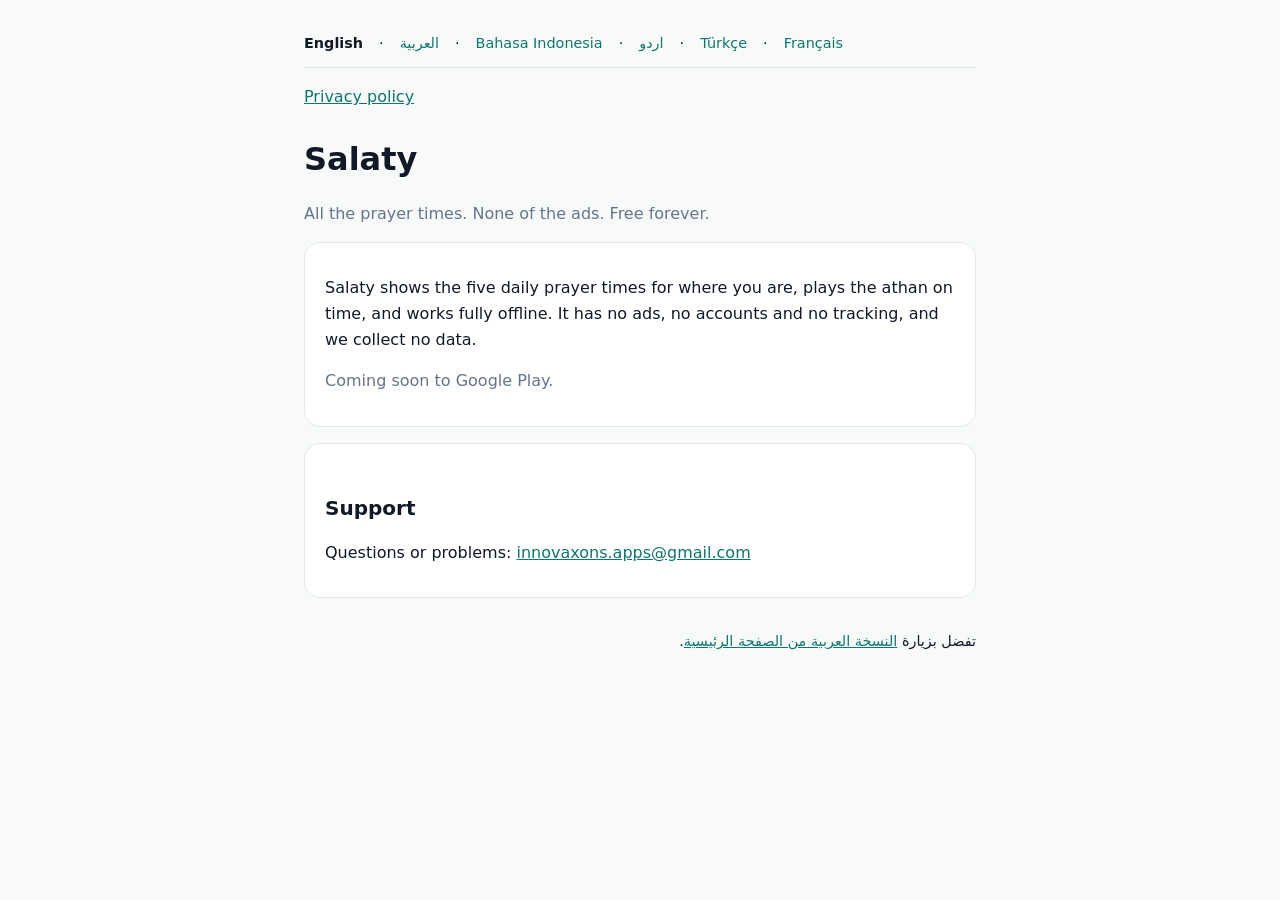
<file: index.html>
<!doctype html>
<html lang="en" dir="ltr">
<head>
  <meta charset="utf-8">
  <meta name="viewport" content="width=device-width, initial-scale=1">
  <title>Salaty: prayer times</title>
  <meta name="description" content="Salaty shows prayer times for where you are. Free, no ads, and no data collected.">
  <link rel="canonical" href="https://salaty.innovaxons.com/">
  <link rel="alternate" hreflang="x-default" href="https://salaty.innovaxons.com/">
  <link rel="alternate" hreflang="en" href="https://salaty.innovaxons.com/">
  <link rel="alternate" hreflang="ar" href="https://salaty.innovaxons.com/ar/">
  <link rel="alternate" hreflang="id" href="https://salaty.innovaxons.com/id/">
  <link rel="alternate" hreflang="ur" href="https://salaty.innovaxons.com/ur/">
  <link rel="alternate" hreflang="tr" href="https://salaty.innovaxons.com/tr/">
  <link rel="alternate" hreflang="fr" href="https://salaty.innovaxons.com/fr/">
  <link rel="stylesheet" href="/style.css">
</head>
<body>
  <a href="#content" class="sr-only">Skip to content</a>
  <main id="content">
    <nav class="lang-switcher" aria-label="Language">
      <strong>English</strong> · 
      <a href="/ar/" lang="ar" dir="rtl">العربية</a> · 
      <a href="/id/" lang="id">Bahasa Indonesia</a> · 
      <a href="/ur/" lang="ur" dir="rtl">اردو</a> · 
      <a href="/tr/" lang="tr">Türkçe</a> · 
      <a href="/fr/" lang="fr">Français</a>
    </nav>
    <nav class="page-nav">
      <a href="/privacy/">Privacy policy</a>
    </nav>
    <h1>Salaty</h1>
    <p class="muted">All the prayer times. None of the ads. Free forever.</p>
    <section>
      <p>Salaty shows the five daily prayer times for where you are, plays the athan on time, and works fully offline. It has no ads, no accounts and no tracking, and we collect no data.</p>
      <!-- PLAY_LINK -->
      <p class="muted">Coming soon to Google Play.</p>
    </section>
    <section>
      <h2>Support</h2>
      <p>Questions or problems: <a href="mailto:innovaxons.apps@gmail.com">innovaxons.apps@gmail.com</a></p>
    </section>
    <div id="ar" lang="ar" dir="rtl" class="muted" style="margin-top: 2rem; font-size: 0.9rem;">
      <p>تفضل بزيارة <a href="/ar/">النسخة العربية من الصفحة الرئيسية</a>.</p>
    </div>
  </main>
</body>
</html>
</file>
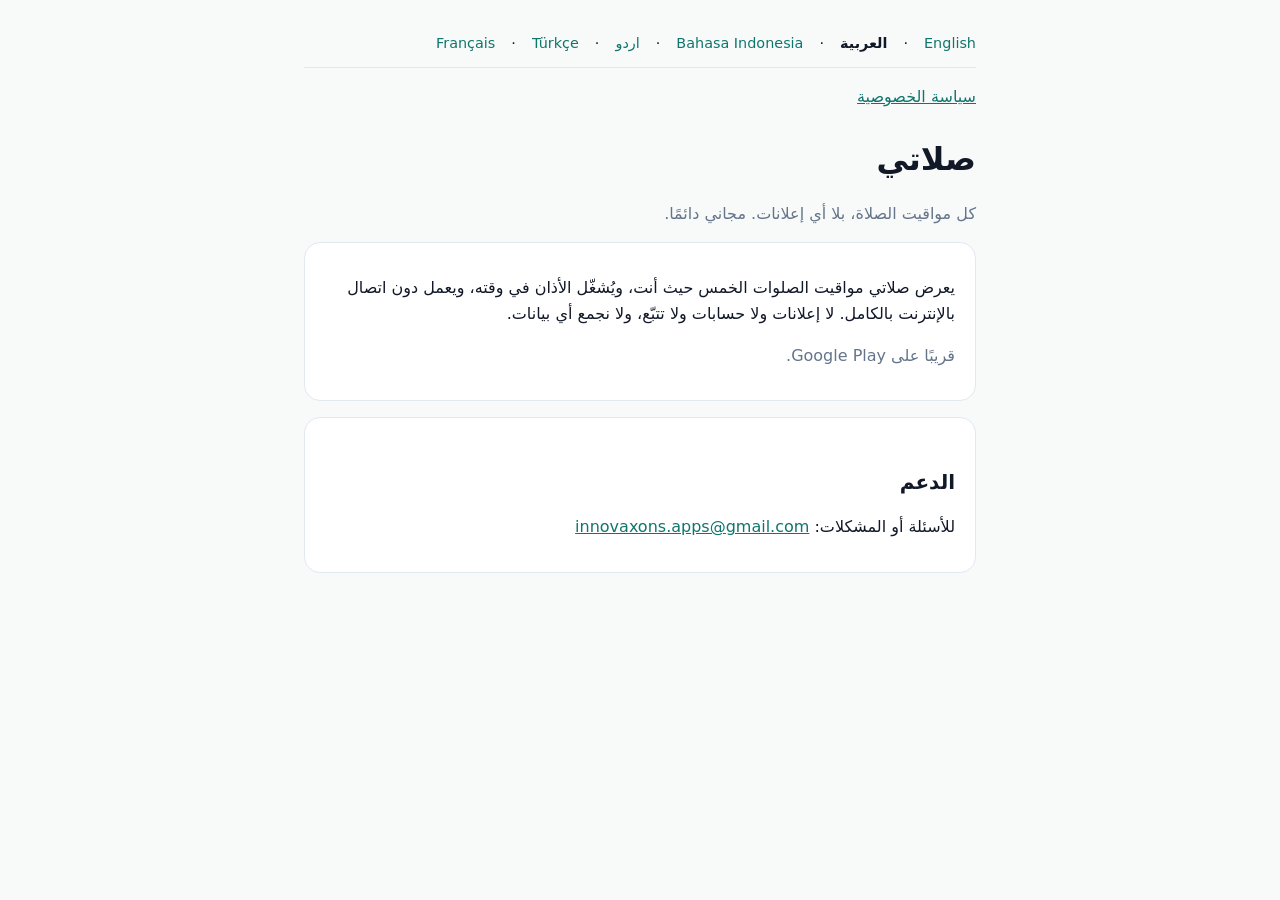
<file: ar/index.html>
<!-- translation: needs native review (M2d-06) -->
<!doctype html>
<html lang="ar" dir="rtl">
<head>
  <meta charset="utf-8">
  <meta name="viewport" content="width=device-width, initial-scale=1">
  <title>صلاتي: مواقيت الصلاة</title>
  <meta name="description" content="يعرض صلاتي مواقيت الصلاة حيث أنت. مجاني، بلا إعلانات، ولا نجمع أي بيانات.">
  <link rel="canonical" href="https://salaty.innovaxons.com/">
  <link rel="alternate" hreflang="x-default" href="https://salaty.innovaxons.com/">
  <link rel="alternate" hreflang="en" href="https://salaty.innovaxons.com/">
  <link rel="alternate" hreflang="ar" href="https://salaty.innovaxons.com/ar/">
  <link rel="alternate" hreflang="id" href="https://salaty.innovaxons.com/id/">
  <link rel="alternate" hreflang="ur" href="https://salaty.innovaxons.com/ur/">
  <link rel="alternate" hreflang="tr" href="https://salaty.innovaxons.com/tr/">
  <link rel="alternate" hreflang="fr" href="https://salaty.innovaxons.com/fr/">
  <link rel="stylesheet" href="/style.css">
</head>
<body>
  <a href="#content" class="sr-only">انتقل إلى المحتوى</a>
  <main id="content">
    <nav class="lang-switcher" aria-label="Language">
      <a href="/" lang="en">English</a> · 
      <strong>العربية</strong> · 
      <a href="/id/" lang="id">Bahasa Indonesia</a> · 
      <a href="/ur/" lang="ur" dir="rtl">اردو</a> · 
      <a href="/tr/" lang="tr">Türkçe</a> · 
      <a href="/fr/" lang="fr">Français</a>
    </nav>
    <nav class="page-nav">
      <a href="/ar/privacy/">سياسة الخصوصية</a>
    </nav>
    <h1>صلاتي</h1>
    <p class="muted">كل مواقيت الصلاة، بلا أي إعلانات. مجاني دائمًا.</p>
    <section>
      <p>يعرض صلاتي مواقيت الصلوات الخمس حيث أنت، ويُشغّل الأذان في وقته، ويعمل دون اتصال بالإنترنت بالكامل. لا إعلانات ولا حسابات ولا تتبّع، ولا نجمع أي بيانات.</p>
      <!-- PLAY_LINK -->
      <p class="muted">قريبًا على Google Play.</p>
    </section>
    <section>
      <h2>الدعم</h2>
      <p>للأسئلة أو المشكلات: <a href="mailto:innovaxons.apps@gmail.com">innovaxons.apps@gmail.com</a></p>
    </section>
  </main>
</body>
</html>
</file>
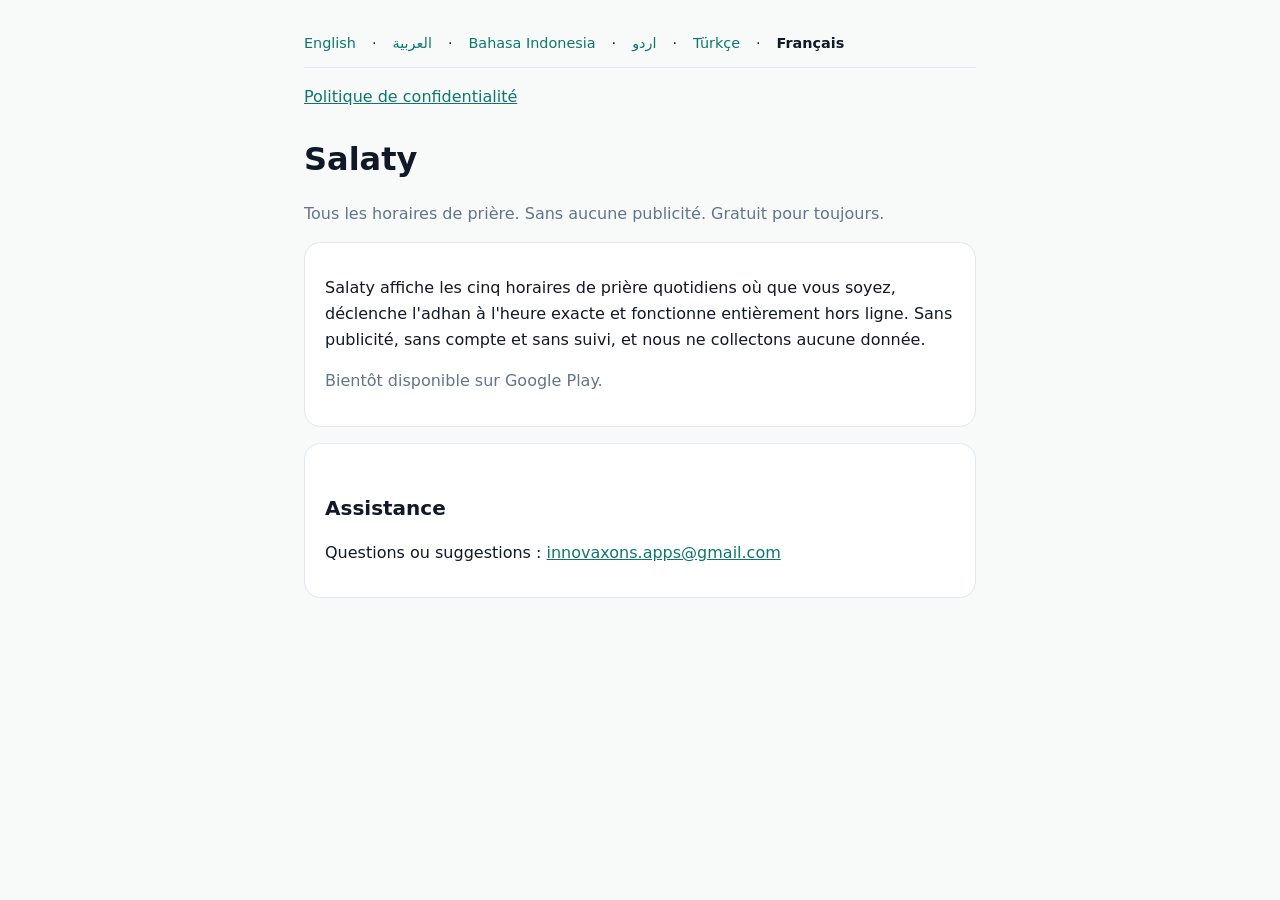
<file: fr/index.html>
<!-- translation: needs native review (M2d-06) -->
<!doctype html>
<html lang="fr" dir="ltr">
<head>
  <meta charset="utf-8">
  <meta name="viewport" content="width=device-width, initial-scale=1">
  <title>Salaty : Horaires de prière</title>
  <meta name="description" content="Salaty affiche les horaires de prière où que vous soyez. Gratuit, sans publicité et sans collecte de données.">
  <link rel="canonical" href="https://salaty.innovaxons.com/">
  <link rel="alternate" hreflang="x-default" href="https://salaty.innovaxons.com/">
  <link rel="alternate" hreflang="en" href="https://salaty.innovaxons.com/">
  <link rel="alternate" hreflang="ar" href="https://salaty.innovaxons.com/ar/">
  <link rel="alternate" hreflang="id" href="https://salaty.innovaxons.com/id/">
  <link rel="alternate" hreflang="ur" href="https://salaty.innovaxons.com/ur/">
  <link rel="alternate" hreflang="tr" href="https://salaty.innovaxons.com/tr/">
  <link rel="alternate" hreflang="fr" href="https://salaty.innovaxons.com/fr/">
  <link rel="stylesheet" href="/style.css">
</head>
<body>
  <a href="#content" class="sr-only">Passer au contenu</a>
  <main id="content">
    <nav class="lang-switcher" aria-label="Language">
      <a href="/" lang="en">English</a> · 
      <a href="/ar/" lang="ar" dir="rtl">العربية</a> · 
      <a href="/id/" lang="id">Bahasa Indonesia</a> · 
      <a href="/ur/" lang="ur" dir="rtl">اردو</a> · 
      <a href="/tr/" lang="tr">Türkçe</a> · 
      <strong>Français</strong>
    </nav>
    <nav class="page-nav">
      <a href="/fr/privacy/">Politique de confidentialité</a>
    </nav>
    <h1>Salaty</h1>
    <p class="muted">Tous les horaires de prière. Sans aucune publicité. Gratuit pour toujours.</p>
    <section>
      <p>Salaty affiche les cinq horaires de prière quotidiens où que vous soyez, déclenche l'adhan à l'heure exacte et fonctionne entièrement hors ligne. Sans publicité, sans compte et sans suivi, et nous ne collectons aucune donnée.</p>
      <!-- PLAY_LINK -->
      <p class="muted">Bientôt disponible sur Google Play.</p>
    </section>
    <section>
      <h2>Assistance</h2>
      <p>Questions ou suggestions : <a href="mailto:innovaxons.apps@gmail.com">innovaxons.apps@gmail.com</a></p>
    </section>
  </main>
</body>
</html>
</file>
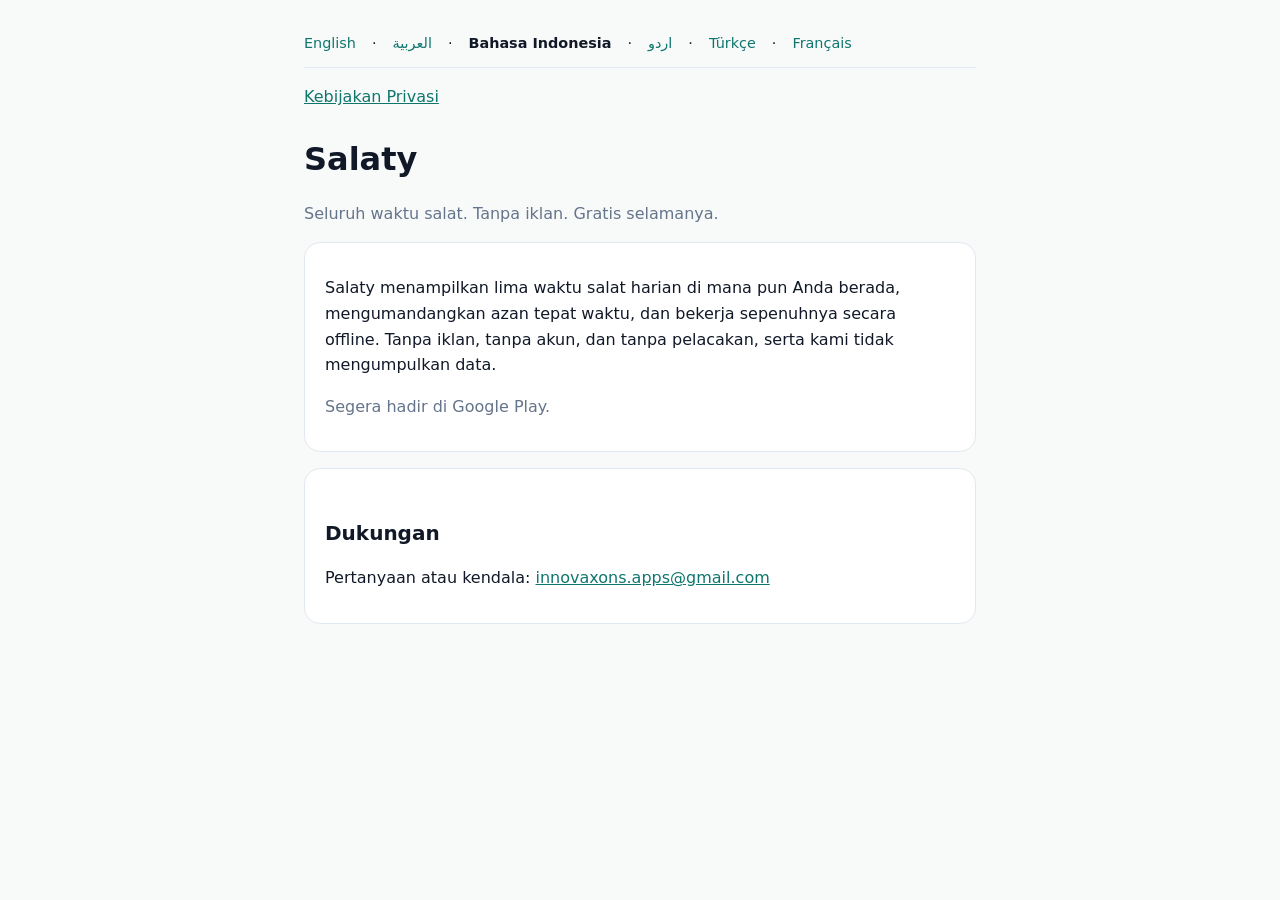
<file: id/index.html>
<!-- translation: needs native review (M2d-06) -->
<!doctype html>
<html lang="id" dir="ltr">
<head>
  <meta charset="utf-8">
  <meta name="viewport" content="width=device-width, initial-scale=1">
  <title>Salaty: Waktu Salat</title>
  <meta name="description" content="Salaty menampilkan waktu salat di lokasi Anda. Gratis, tanpa iklan, dan tidak mengumpulkan data.">
  <link rel="canonical" href="https://salaty.innovaxons.com/">
  <link rel="alternate" hreflang="x-default" href="https://salaty.innovaxons.com/">
  <link rel="alternate" hreflang="en" href="https://salaty.innovaxons.com/">
  <link rel="alternate" hreflang="ar" href="https://salaty.innovaxons.com/ar/">
  <link rel="alternate" hreflang="id" href="https://salaty.innovaxons.com/id/">
  <link rel="alternate" hreflang="ur" href="https://salaty.innovaxons.com/ur/">
  <link rel="alternate" hreflang="tr" href="https://salaty.innovaxons.com/tr/">
  <link rel="alternate" hreflang="fr" href="https://salaty.innovaxons.com/fr/">
  <link rel="stylesheet" href="/style.css">
</head>
<body>
  <a href="#content" class="sr-only">Lewati ke konten</a>
  <main id="content">
    <nav class="lang-switcher" aria-label="Language">
      <a href="/" lang="en">English</a> · 
      <a href="/ar/" lang="ar" dir="rtl">العربية</a> · 
      <strong>Bahasa Indonesia</strong> · 
      <a href="/ur/" lang="ur" dir="rtl">اردو</a> · 
      <a href="/tr/" lang="tr">Türkçe</a> · 
      <a href="/fr/" lang="fr">Français</a>
    </nav>
    <nav class="page-nav">
      <a href="/id/privacy/">Kebijakan Privasi</a>
    </nav>
    <h1>Salaty</h1>
    <p class="muted">Seluruh waktu salat. Tanpa iklan. Gratis selamanya.</p>
    <section>
      <p>Salaty menampilkan lima waktu salat harian di mana pun Anda berada, mengumandangkan azan tepat waktu, dan bekerja sepenuhnya secara offline. Tanpa iklan, tanpa akun, dan tanpa pelacakan, serta kami tidak mengumpulkan data.</p>
      <!-- PLAY_LINK -->
      <p class="muted">Segera hadir di Google Play.</p>
    </section>
    <section>
      <h2>Dukungan</h2>
      <p>Pertanyaan atau kendala: <a href="mailto:innovaxons.apps@gmail.com">innovaxons.apps@gmail.com</a></p>
    </section>
  </main>
</body>
</html>
</file>
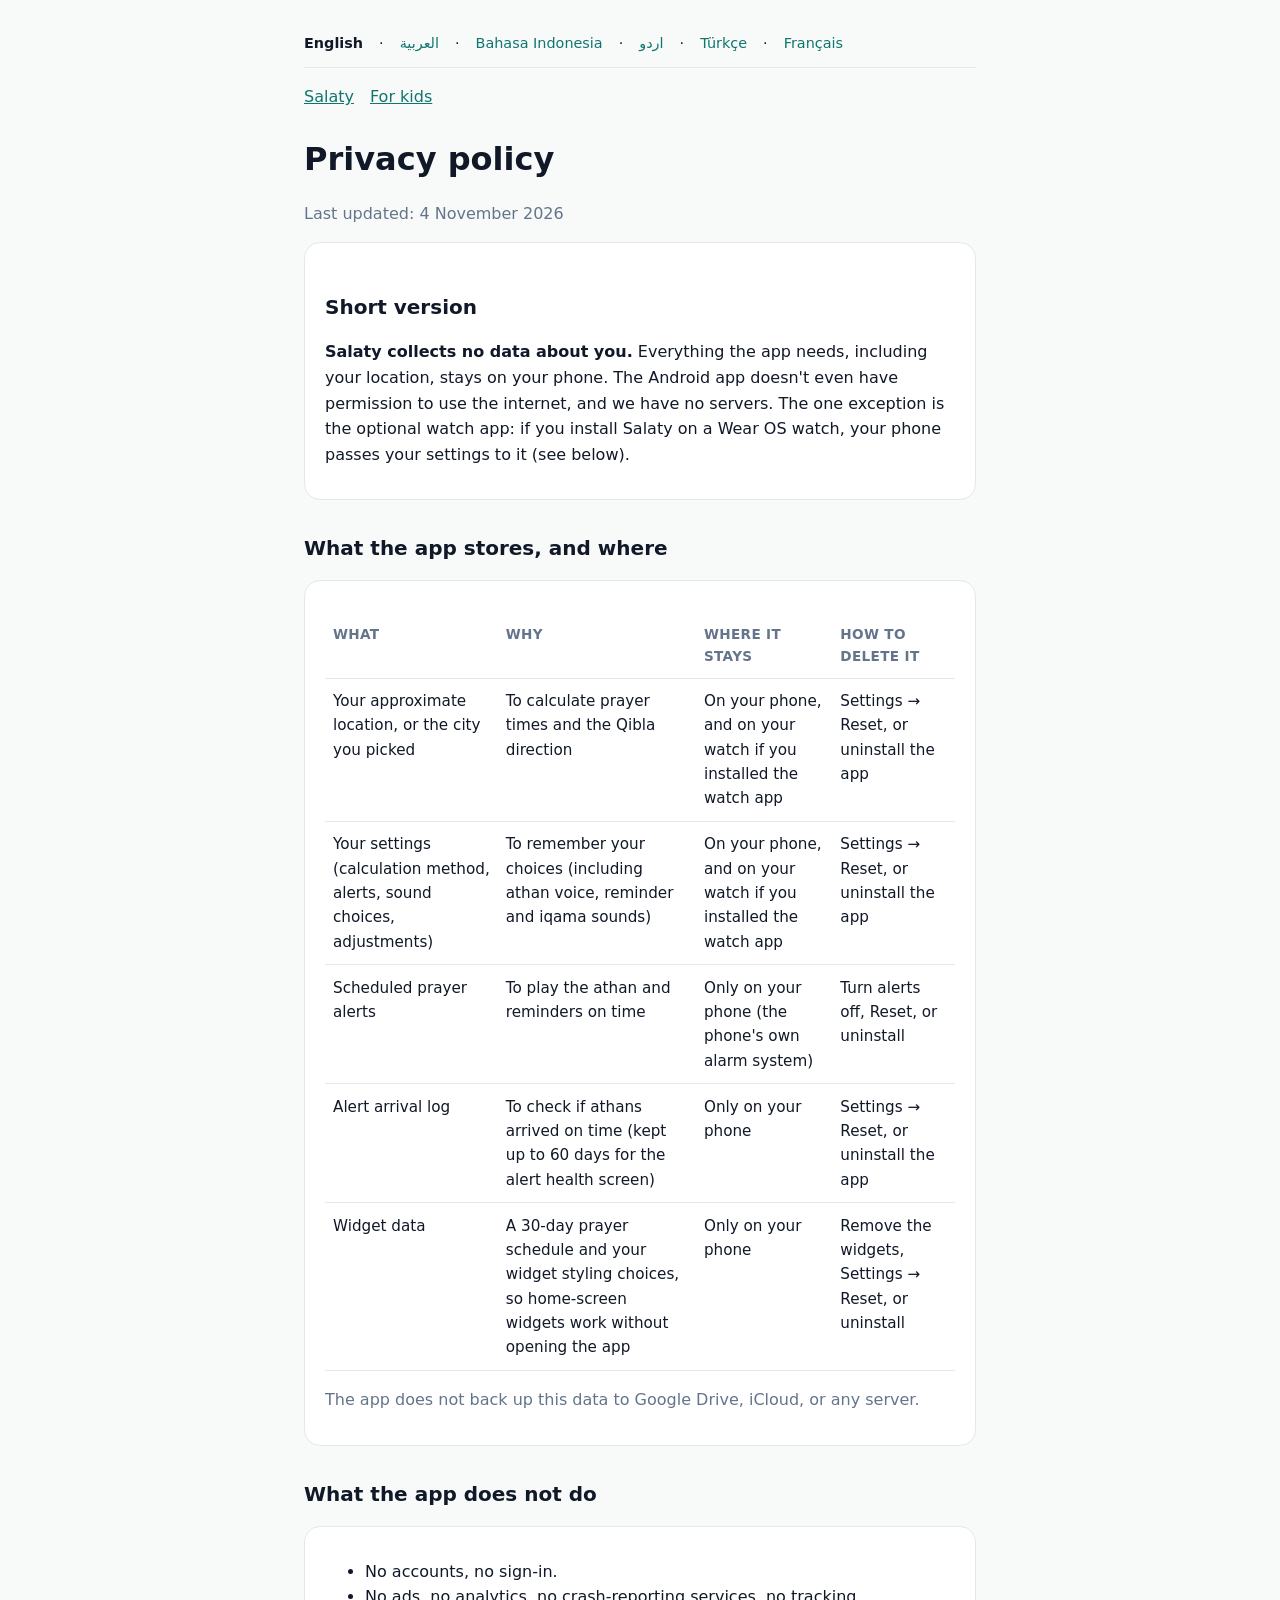
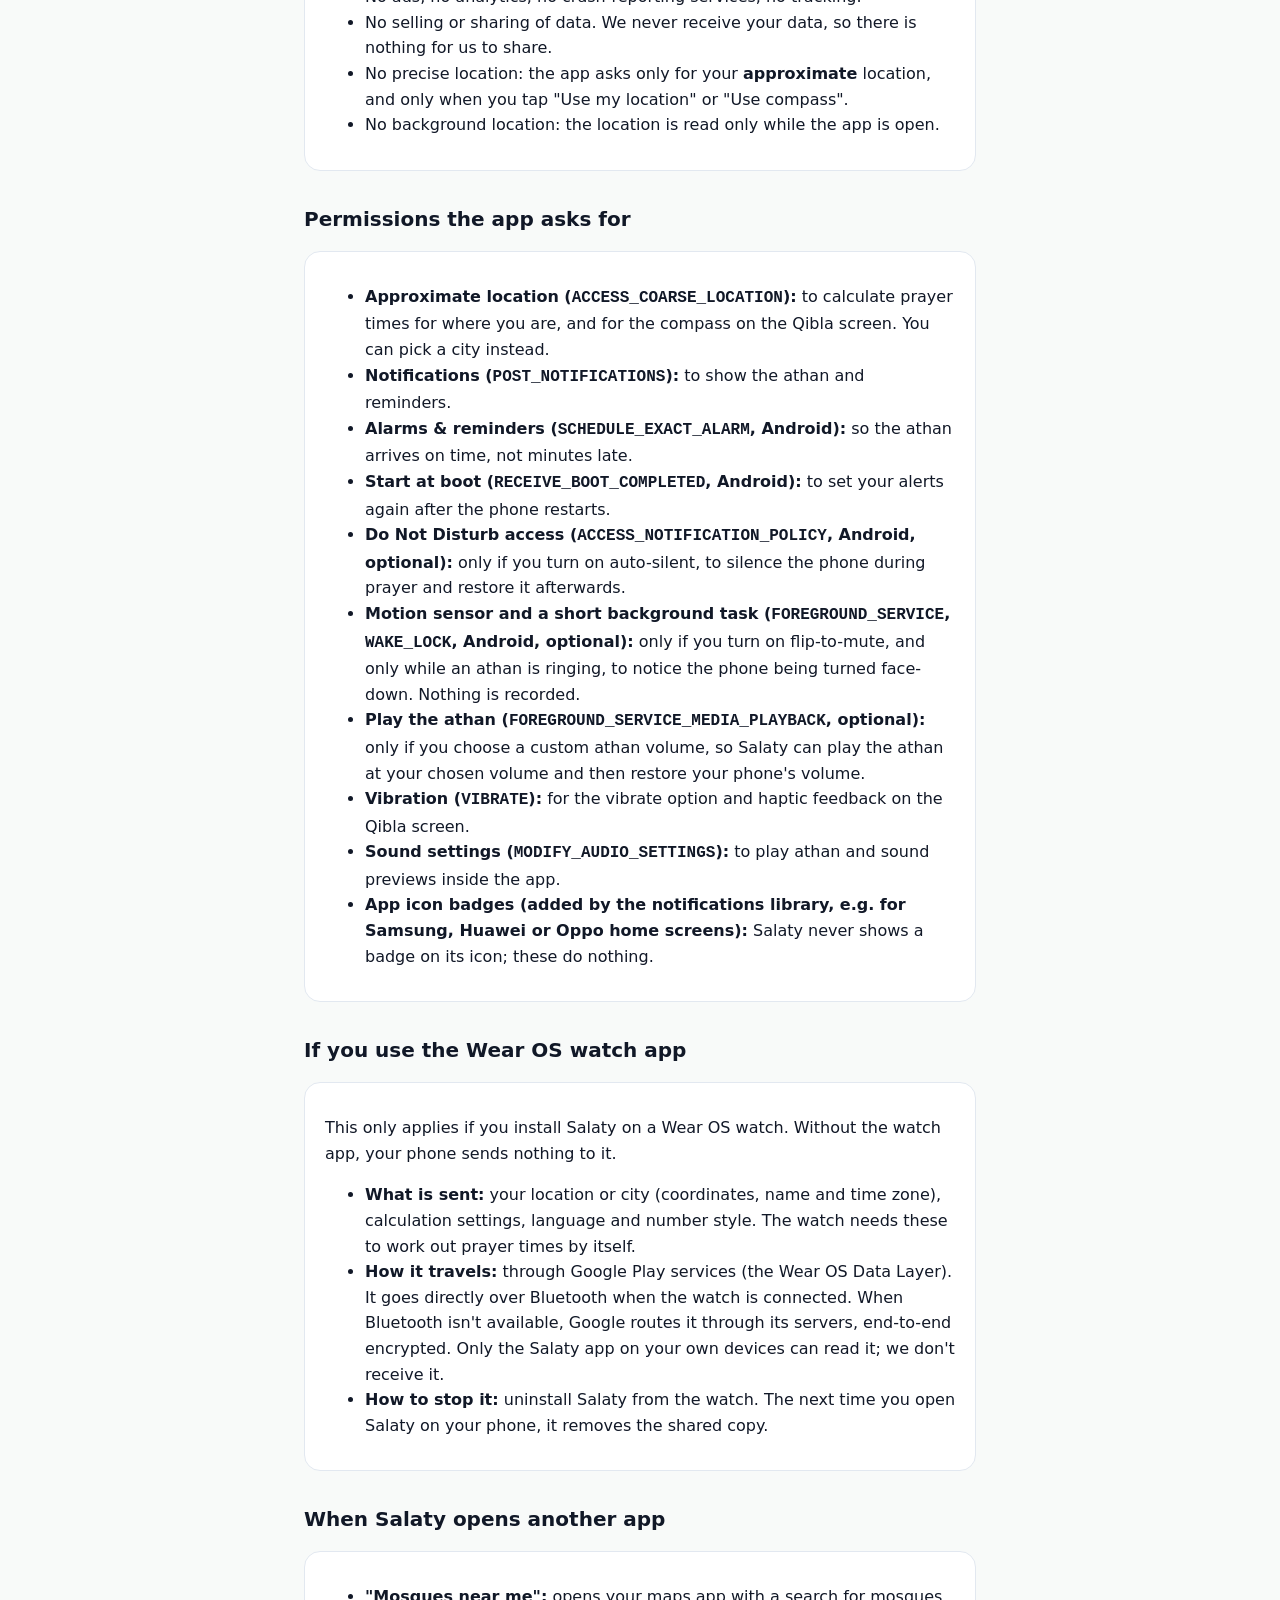
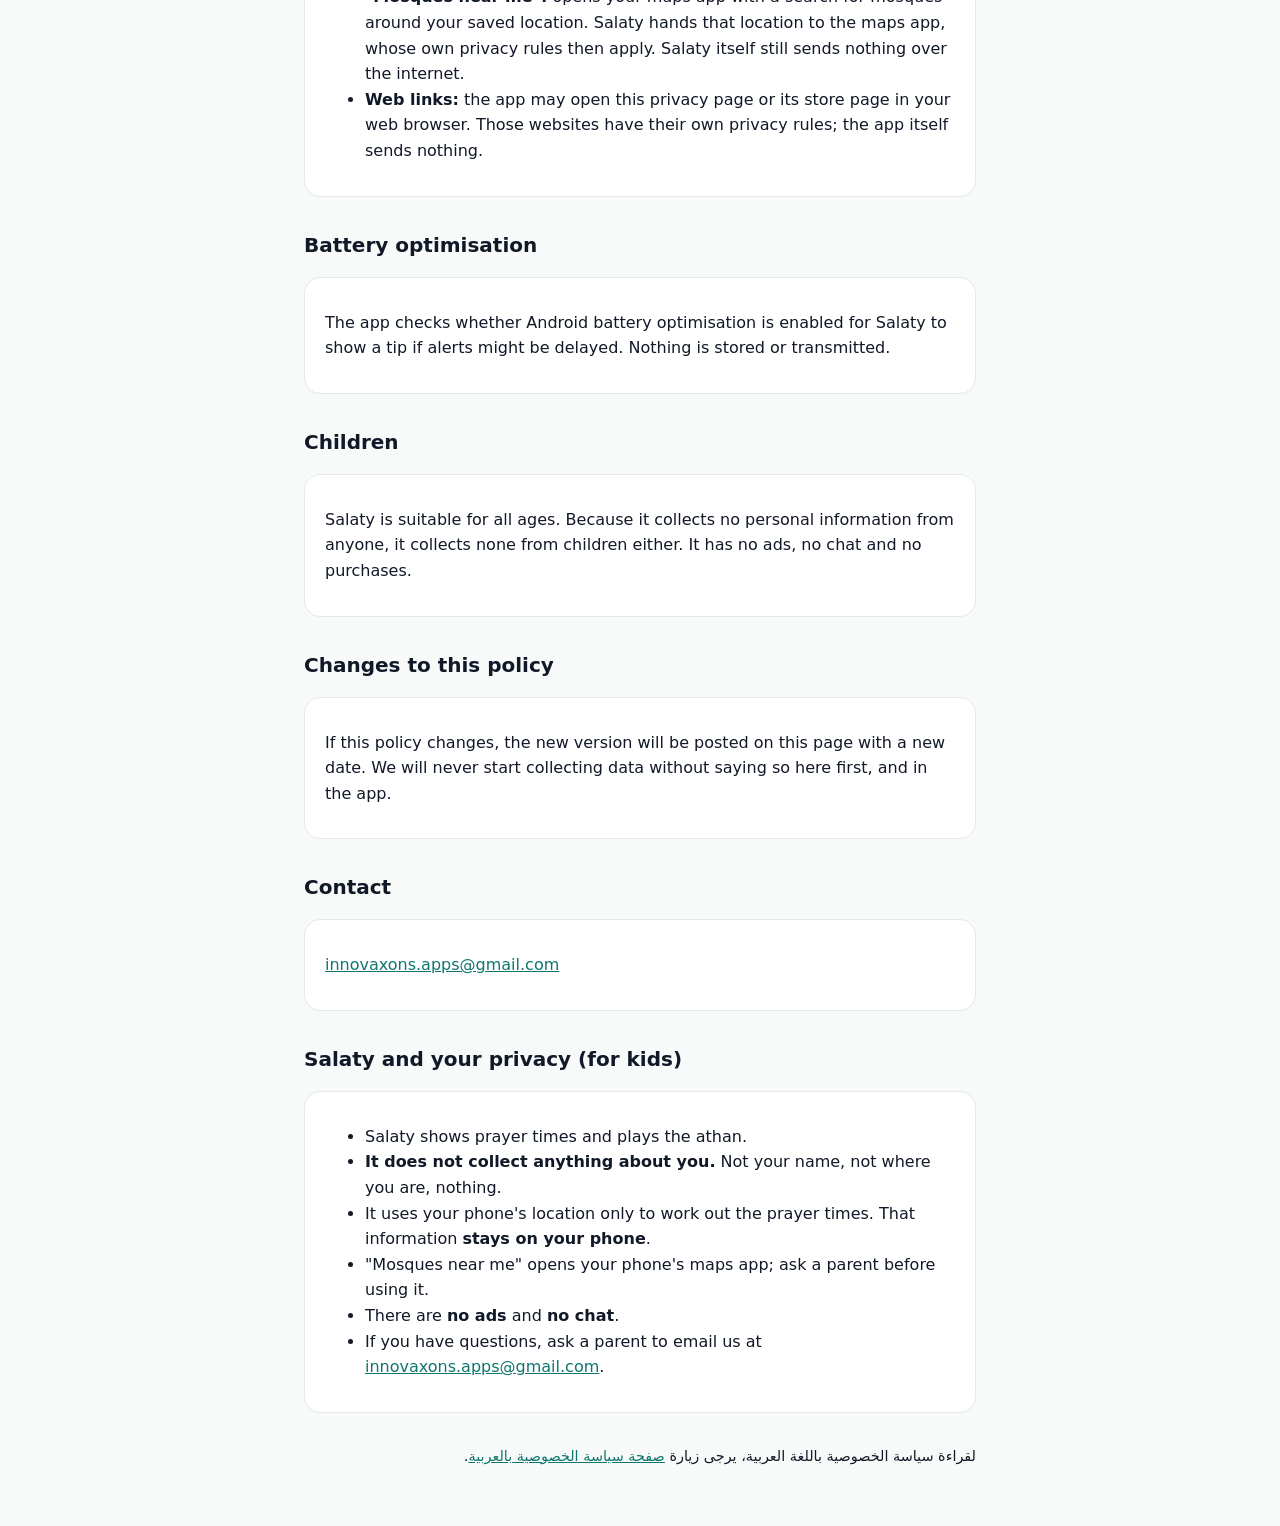
<file: privacy/index.html>
<!doctype html>
<html lang="en" dir="ltr">
<head>
  <meta charset="utf-8">
  <meta name="viewport" content="width=device-width, initial-scale=1">
  <title>Salaty privacy policy</title>
  <meta name="description" content="Salaty collects no data.">
  <link rel="canonical" href="https://salaty.innovaxons.com/privacy/">
  <link rel="alternate" hreflang="x-default" href="https://salaty.innovaxons.com/privacy/">
  <link rel="alternate" hreflang="en" href="https://salaty.innovaxons.com/privacy/">
  <link rel="alternate" hreflang="ar" href="https://salaty.innovaxons.com/ar/privacy/">
  <link rel="alternate" hreflang="id" href="https://salaty.innovaxons.com/id/privacy/">
  <link rel="alternate" hreflang="ur" href="https://salaty.innovaxons.com/ur/privacy/">
  <link rel="alternate" hreflang="tr" href="https://salaty.innovaxons.com/tr/privacy/">
  <link rel="alternate" hreflang="fr" href="https://salaty.innovaxons.com/fr/privacy/">
  <link rel="stylesheet" href="/style.css">
</head>
<body>
  <a href="#content" class="sr-only">Skip to content</a>
  <main id="content">
    <nav class="lang-switcher" aria-label="Language">
      <strong>English</strong> · 
      <a href="/ar/privacy/" lang="ar" dir="rtl">العربية</a> · 
      <a href="/id/privacy/" lang="id">Bahasa Indonesia</a> · 
      <a href="/ur/privacy/" lang="ur" dir="rtl">اردو</a> · 
      <a href="/tr/privacy/" lang="tr">Türkçe</a> · 
      <a href="/fr/privacy/" lang="fr">Français</a>
    </nav>
    <nav class="page-nav">
      <a href="/">Salaty</a>
      <a href="#kids">For kids</a>
    </nav>
    <h1>Privacy policy</h1>
    <p class="muted">Last updated: 4 November 2026</p>

    <section>
      <h2>Short version</h2>
      <p><strong>Salaty collects no data about you.</strong> Everything the app needs, including your location, stays on your phone. The Android app doesn't even have permission to use the internet, and we have no servers. The one exception is the optional watch app: if you install Salaty on a Wear OS watch, your phone passes your settings to it (see below).</p>
    </section>

    <h2>What the app stores, and where</h2>
    <section>
      <div class="table-container">
        <table>
          <thead>
            <tr>
              <th scope="col">What</th>
              <th scope="col">Why</th>
              <th scope="col">Where it stays</th>
              <th scope="col">How to delete it</th>
            </tr>
          </thead>
          <tbody>
          <tr><td>Your approximate location, or the city you picked</td><td>To calculate prayer times and the Qibla direction</td><td>On your phone, and on your watch if you installed the watch app</td><td>Settings → Reset, or uninstall the app</td></tr>
          <tr><td>Your settings (calculation method, alerts, sound choices, adjustments)</td><td>To remember your choices (including athan voice, reminder and iqama sounds)</td><td>On your phone, and on your watch if you installed the watch app</td><td>Settings → Reset, or uninstall the app</td></tr>
          <tr><td>Scheduled prayer alerts</td><td>To play the athan and reminders on time</td><td>Only on your phone (the phone's own alarm system)</td><td>Turn alerts off, Reset, or uninstall</td></tr>
          <tr><td>Alert arrival log</td><td>To check if athans arrived on time (kept up to 60 days for the alert health screen)</td><td>Only on your phone</td><td>Settings → Reset, or uninstall the app</td></tr>
          <tr><td>Widget data</td><td>A 30-day prayer schedule and your widget styling choices, so home-screen widgets work without opening the app</td><td>Only on your phone</td><td>Remove the widgets, Settings → Reset, or uninstall</td></tr>
          </tbody>
        </table>
      </div>
      <p class="muted">The app does not back up this data to Google Drive, iCloud, or any server.</p>
    </section>

    <h2>What the app does not do</h2>
    <section>
      <ul>
        <li>No accounts, no sign-in.</li>
        <li>No ads, no analytics, no crash-reporting services, no tracking.</li>
        <li>No selling or sharing of data. We never receive your data, so there is nothing for us to share.</li>
        <li>No precise location: the app asks only for your <strong>approximate</strong> location, and only when you tap "Use my location" or "Use compass".</li>
        <li>No background location: the location is read only while the app is open.</li>
      </ul>
    </section>

    <h2>Permissions the app asks for</h2>
    <section>
      <ul>
        <li><strong>Approximate location (<code>ACCESS_COARSE_LOCATION</code>):</strong> to calculate prayer times for where you are, and for the compass on the Qibla screen. You can pick a city instead.</li>
        <li><strong>Notifications (<code>POST_NOTIFICATIONS</code>):</strong> to show the athan and reminders.</li>
        <li><strong>Alarms &amp; reminders (<code>SCHEDULE_EXACT_ALARM</code>, Android):</strong> so the athan arrives on time, not minutes late.</li>
        <li><strong>Start at boot (<code>RECEIVE_BOOT_COMPLETED</code>, Android):</strong> to set your alerts again after the phone restarts.</li>
        <li><strong>Do Not Disturb access (<code>ACCESS_NOTIFICATION_POLICY</code>, Android, optional):</strong> only if you turn on auto-silent, to silence the phone during prayer and restore it afterwards.</li>
        <li><strong>Motion sensor and a short background task (<code>FOREGROUND_SERVICE</code>, <code>WAKE_LOCK</code>, Android, optional):</strong> only if you turn on flip-to-mute, and only while an athan is ringing, to notice the phone being turned face-down. Nothing is recorded.</li>
        <li><strong>Play the athan (<code>FOREGROUND_SERVICE_MEDIA_PLAYBACK</code>, optional):</strong> only if you choose a custom athan volume, so Salaty can play the athan at your chosen volume and then restore your phone's volume.</li>
        <li><strong>Vibration (<code>VIBRATE</code>):</strong> for the vibrate option and haptic feedback on the Qibla screen.</li>
        <li><strong>Sound settings (<code>MODIFY_AUDIO_SETTINGS</code>):</strong> to play athan and sound previews inside the app.</li>
        <li><strong>App icon badges (added by the notifications library, e.g. for Samsung, Huawei or Oppo home screens):</strong> Salaty never shows a badge on its icon; these do nothing.</li>
      </ul>
    </section>

    <h2>If you use the Wear OS watch app</h2>
    <section>
      <p>This only applies if you install Salaty on a Wear OS watch. Without the watch app, your phone sends nothing to it.</p>
      <ul>
        <li><strong>What is sent:</strong> your location or city (coordinates, name and time zone), calculation settings, language and number style. The watch needs these to work out prayer times by itself.</li>
        <li><strong>How it travels:</strong> through Google Play services (the Wear OS Data Layer). It goes directly over Bluetooth when the watch is connected. When Bluetooth isn't available, Google routes it through its servers, end-to-end encrypted. Only the Salaty app on your own devices can read it; we don't receive it.</li>
        <li><strong>How to stop it:</strong> uninstall Salaty from the watch. The next time you open Salaty on your phone, it removes the shared copy.</li>
      </ul>
    </section>

    <h2>When Salaty opens another app</h2>
    <section>
      <ul>
        <li><strong>"Mosques near me":</strong> opens your maps app with a search for mosques around your saved location. Salaty hands that location to the maps app, whose own privacy rules then apply. Salaty itself still sends nothing over the internet.</li>
        <li><strong>Web links:</strong> the app may open this privacy page or its store page in your web browser. Those websites have their own privacy rules; the app itself sends nothing.</li>
      </ul>
    </section>

    <h2>Battery optimisation</h2>
    <section>
      <p>The app checks whether Android battery optimisation is enabled for Salaty to show a tip if alerts might be delayed. Nothing is stored or transmitted.</p>
    </section>

    <h2>Children</h2>
    <section>
      <p>Salaty is suitable for all ages. Because it collects no personal information from anyone, it collects none from children either. It has no ads, no chat and no purchases.</p>
    </section>

    <h2>Changes to this policy</h2>
    <section>
      <p>If this policy changes, the new version will be posted on this page with a new date. We will never start collecting data without saying so here first, and in the app.</p>
    </section>

    <h2>Contact</h2>
    <section>
      <p><a href="mailto:innovaxons.apps@gmail.com">innovaxons.apps@gmail.com</a></p>
    </section>

    <h2 id="kids">Salaty and your privacy (for kids)</h2>
    <section>
      <ul>
        <li>Salaty shows prayer times and plays the athan.</li>
        <li><strong>It does not collect anything about you.</strong> Not your name, not where you are, nothing.</li>
        <li>It uses your phone's location only to work out the prayer times. That information <strong>stays on your phone</strong>.</li>
        <li>"Mosques near me" opens your phone's maps app; ask a parent before using it.</li>
        <li>There are <strong>no ads</strong> and <strong>no chat</strong>.</li>
        <li>If you have questions, ask a parent to email us at <a href="mailto:innovaxons.apps@gmail.com">innovaxons.apps@gmail.com</a>.</li>
      </ul>
    </section>
    <div id="ar" lang="ar" dir="rtl" class="muted" style="margin-top: 2rem; font-size: 0.9rem;">
      <p>لقراءة سياسة الخصوصية باللغة العربية، يرجى زيارة <a href="/ar/privacy/">صفحة سياسة الخصوصية بالعربية</a>.</p>
    </div>
  </main>
</body>
</html>
</file>
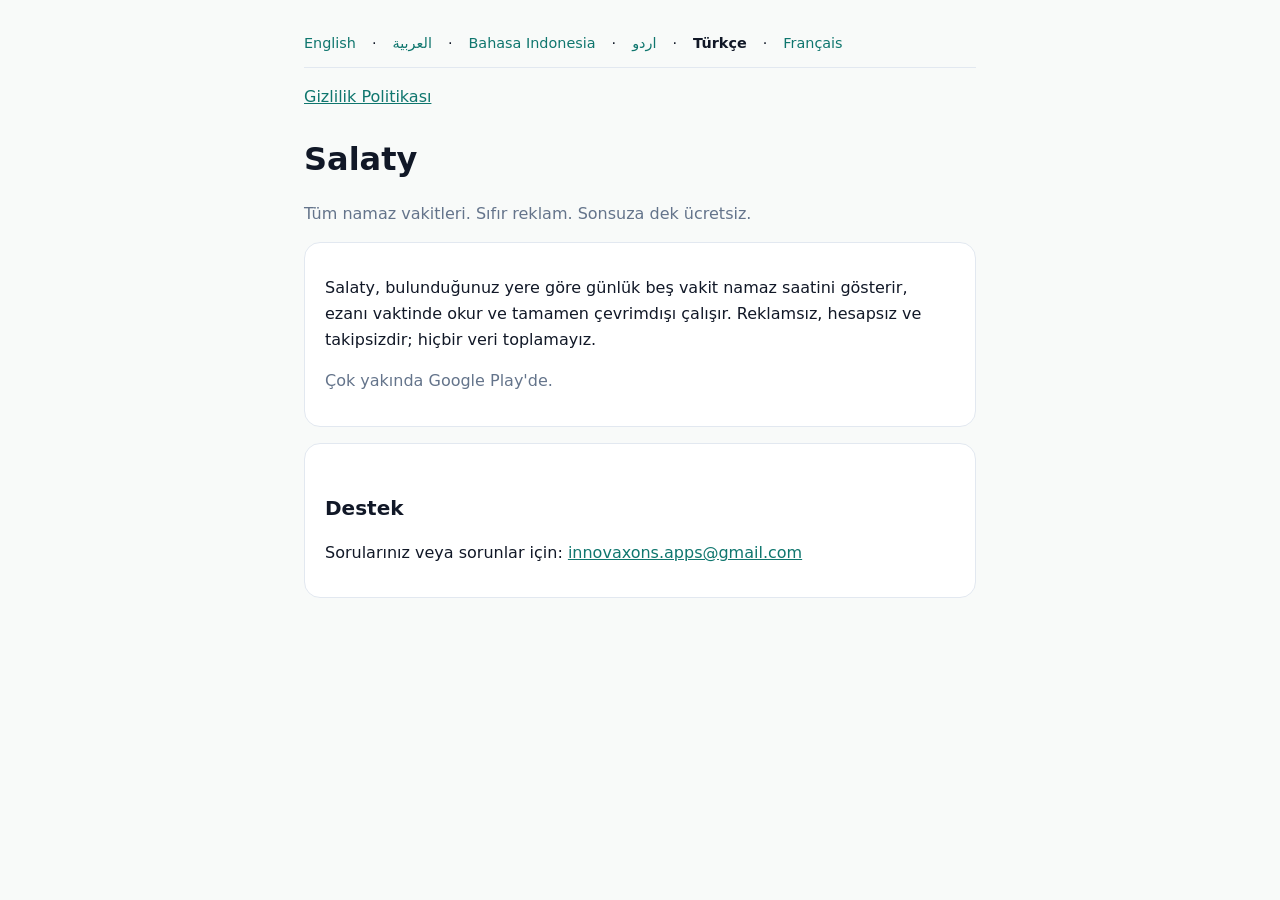
<file: tr/index.html>
<!-- translation: needs native review (M2d-06) -->
<!doctype html>
<html lang="tr" dir="ltr">
<head>
  <meta charset="utf-8">
  <meta name="viewport" content="width=device-width, initial-scale=1">
  <title>Salaty: Namaz Vakitleri</title>
  <meta name="description" content="Salaty bulunduğunuz yere göre namaz vakitlerini gösterir. Ücretsiz, reklamsız ve veri toplamaz.">
  <link rel="canonical" href="https://salaty.innovaxons.com/">
  <link rel="alternate" hreflang="x-default" href="https://salaty.innovaxons.com/">
  <link rel="alternate" hreflang="en" href="https://salaty.innovaxons.com/">
  <link rel="alternate" hreflang="ar" href="https://salaty.innovaxons.com/ar/">
  <link rel="alternate" hreflang="id" href="https://salaty.innovaxons.com/id/">
  <link rel="alternate" hreflang="ur" href="https://salaty.innovaxons.com/ur/">
  <link rel="alternate" hreflang="tr" href="https://salaty.innovaxons.com/tr/">
  <link rel="alternate" hreflang="fr" href="https://salaty.innovaxons.com/fr/">
  <link rel="stylesheet" href="/style.css">
</head>
<body>
  <a href="#content" class="sr-only">İçeriğe atla</a>
  <main id="content">
    <nav class="lang-switcher" aria-label="Language">
      <a href="/" lang="en">English</a> · 
      <a href="/ar/" lang="ar" dir="rtl">العربية</a> · 
      <a href="/id/" lang="id">Bahasa Indonesia</a> · 
      <a href="/ur/" lang="ur" dir="rtl">اردو</a> · 
      <strong>Türkçe</strong> · 
      <a href="/fr/" lang="fr">Français</a>
    </nav>
    <nav class="page-nav">
      <a href="/tr/privacy/">Gizlilik Politikası</a>
    </nav>
    <h1>Salaty</h1>
    <p class="muted">Tüm namaz vakitleri. Sıfır reklam. Sonsuza dek ücretsiz.</p>
    <section>
      <p>Salaty, bulunduğunuz yere göre günlük beş vakit namaz saatini gösterir, ezanı vaktinde okur ve tamamen çevrimdışı çalışır. Reklamsız, hesapsız ve takipsizdir; hiçbir veri toplamayız.</p>
      <!-- PLAY_LINK -->
      <p class="muted">Çok yakında Google Play'de.</p>
    </section>
    <section>
      <h2>Destek</h2>
      <p>Sorularınız veya sorunlar için: <a href="mailto:innovaxons.apps@gmail.com">innovaxons.apps@gmail.com</a></p>
    </section>
  </main>
</body>
</html>
</file>
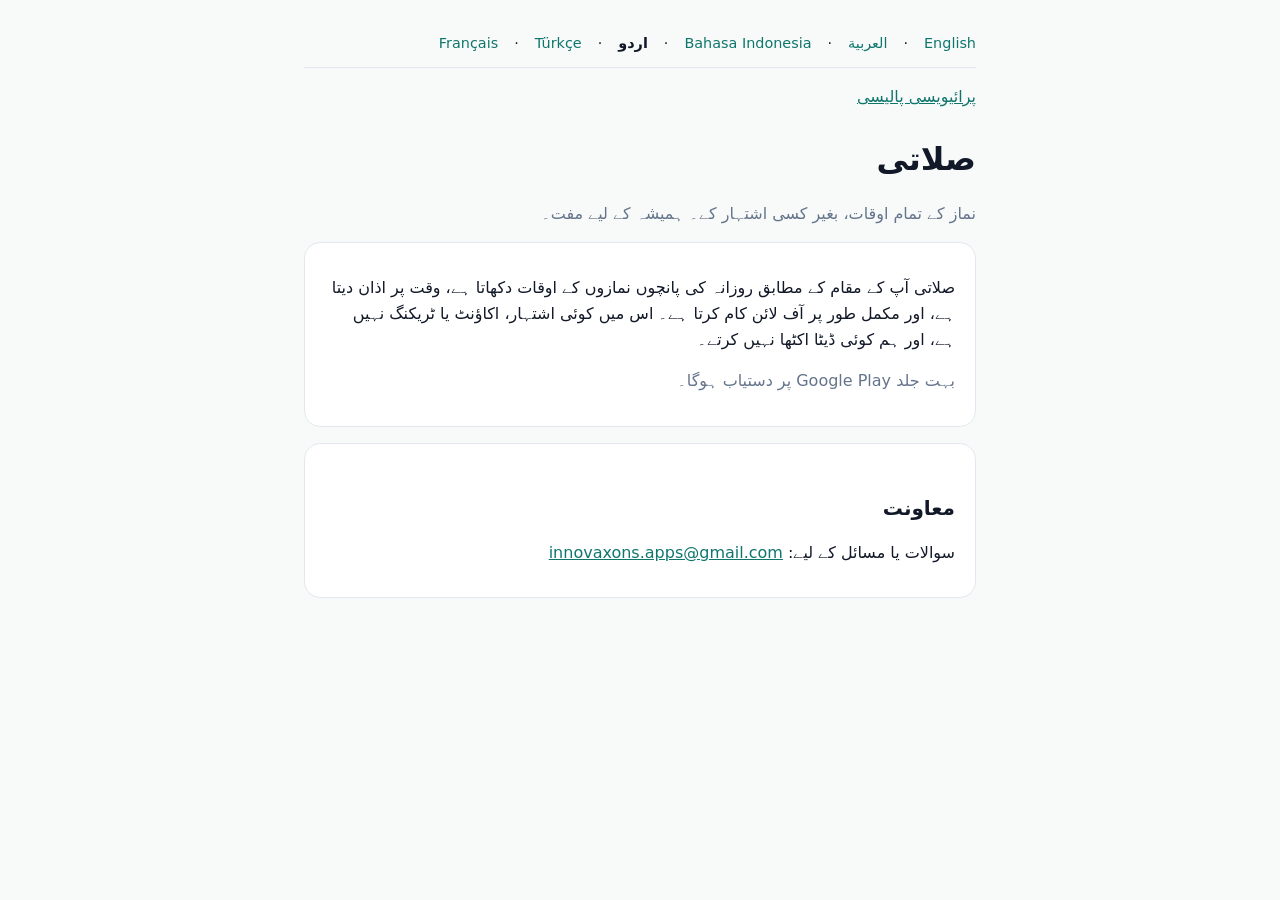
<file: ur/index.html>
<!-- translation: needs native review (M2d-06) -->
<!doctype html>
<html lang="ur" dir="rtl">
<head>
  <meta charset="utf-8">
  <meta name="viewport" content="width=device-width, initial-scale=1">
  <title>صلاتی: اوقاتِ نماز</title>
  <meta name="description" content="صلاتی آپ کے مقام کے مطابق نماز کے اوقات دکھاتا ہے۔ مفت، بغیر اشتہارات، اور کوئی ڈیٹا اکٹھا نہیں کرتا۔">
  <link rel="canonical" href="https://salaty.innovaxons.com/">
  <link rel="alternate" hreflang="x-default" href="https://salaty.innovaxons.com/">
  <link rel="alternate" hreflang="en" href="https://salaty.innovaxons.com/">
  <link rel="alternate" hreflang="ar" href="https://salaty.innovaxons.com/ar/">
  <link rel="alternate" hreflang="id" href="https://salaty.innovaxons.com/id/">
  <link rel="alternate" hreflang="ur" href="https://salaty.innovaxons.com/ur/">
  <link rel="alternate" hreflang="tr" href="https://salaty.innovaxons.com/tr/">
  <link rel="alternate" hreflang="fr" href="https://salaty.innovaxons.com/fr/">
  <link rel="stylesheet" href="/style.css">
</head>
<body>
  <a href="#content" class="sr-only">مواد پر جائیں</a>
  <main id="content">
    <nav class="lang-switcher" aria-label="Language">
      <a href="/" lang="en">English</a> · 
      <a href="/ar/" lang="ar" dir="rtl">العربية</a> · 
      <a href="/id/" lang="id">Bahasa Indonesia</a> · 
      <strong>اردو</strong> · 
      <a href="/tr/" lang="tr">Türkçe</a> · 
      <a href="/fr/" lang="fr">Français</a>
    </nav>
    <nav class="page-nav">
      <a href="/ur/privacy/">پرائیویسی پالیسی</a>
    </nav>
    <h1>صلاتی</h1>
    <p class="muted">نماز کے تمام اوقات، بغیر کسی اشتہار کے۔ ہمیشہ کے لیے مفت۔</p>
    <section>
      <p>صلاتی آپ کے مقام کے مطابق روزانہ کی پانچوں نمازوں کے اوقات دکھاتا ہے، وقت پر اذان دیتا ہے، اور مکمل طور پر آف لائن کام کرتا ہے۔ اس میں کوئی اشتہار، اکاؤنٹ یا ٹریکنگ نہیں ہے، اور ہم کوئی ڈیٹا اکٹھا نہیں کرتے۔</p>
      <!-- PLAY_LINK -->
      <p class="muted">بہت جلد Google Play پر دستیاب ہوگا۔</p>
    </section>
    <section>
      <h2>معاونت</h2>
      <p>سوالات یا مسائل کے لیے: <a href="mailto:innovaxons.apps@gmail.com">innovaxons.apps@gmail.com</a></p>
    </section>
  </main>
</body>
</html>
</file>
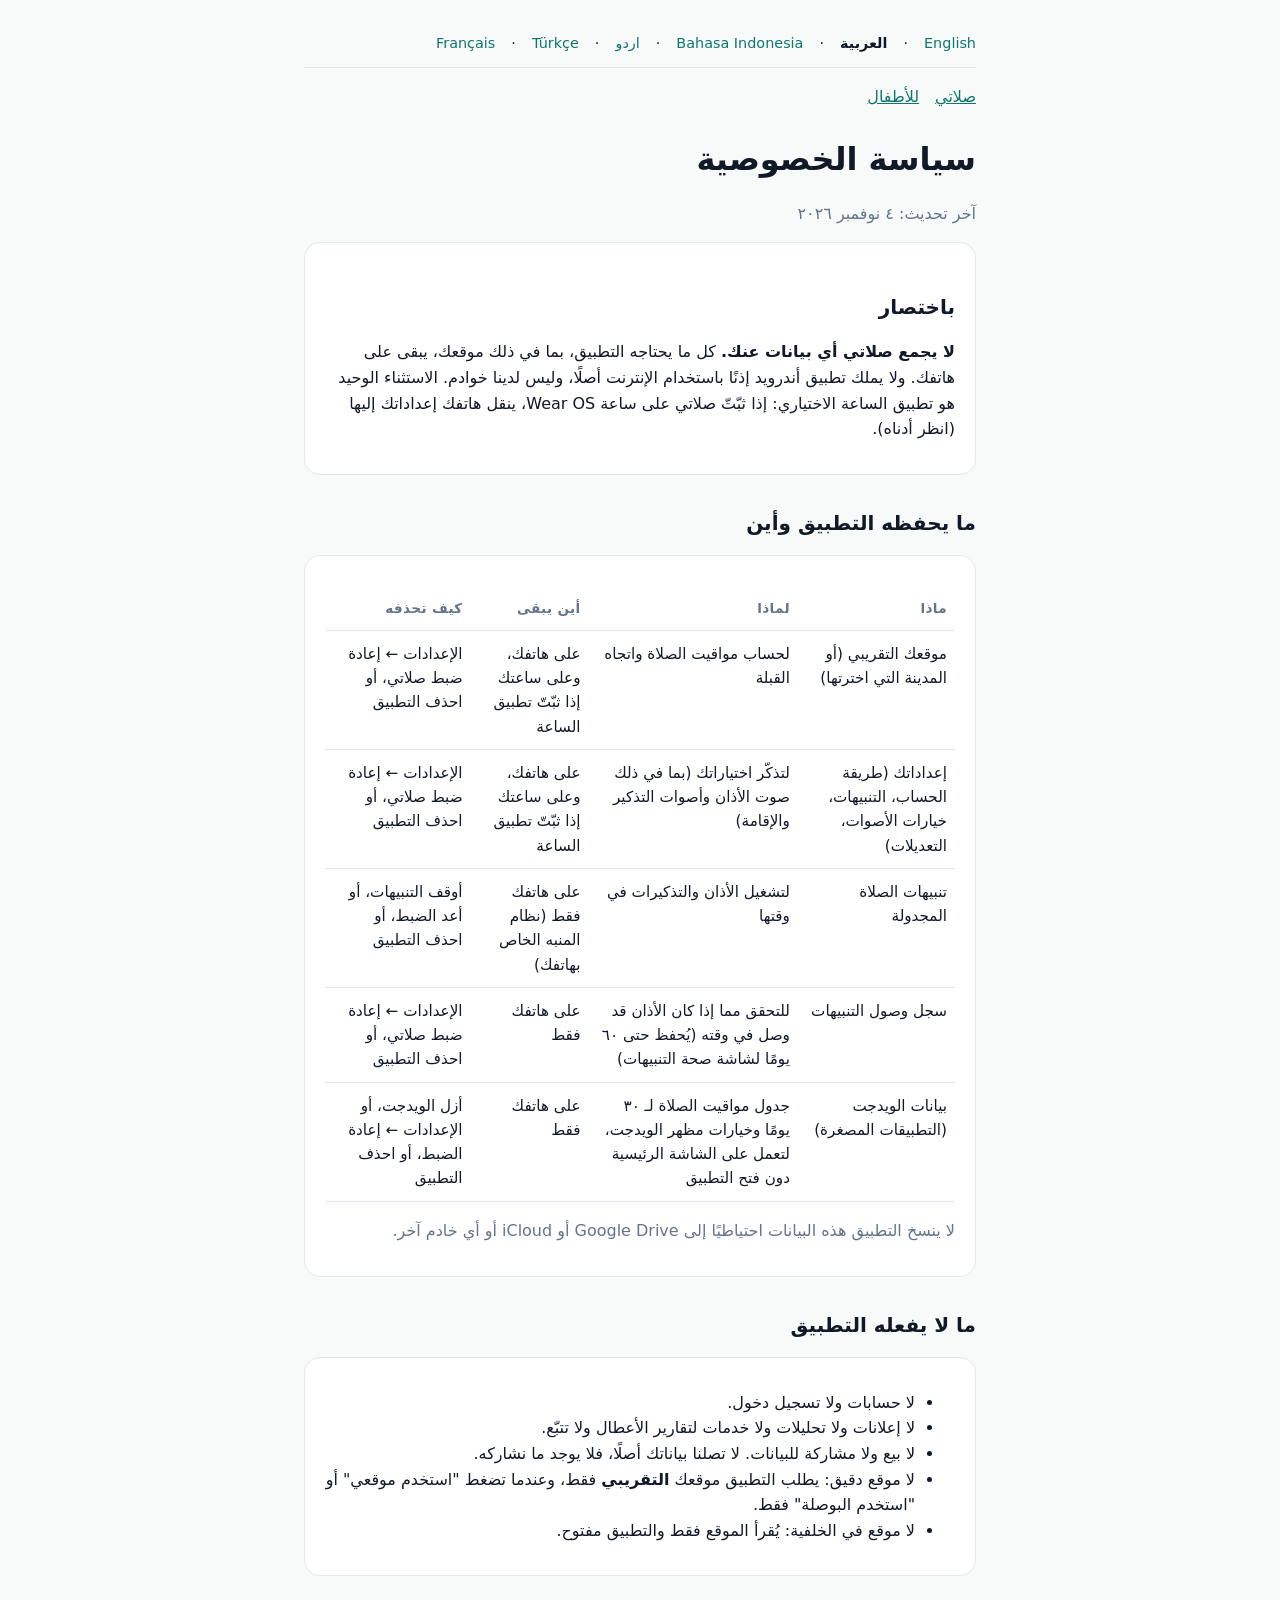
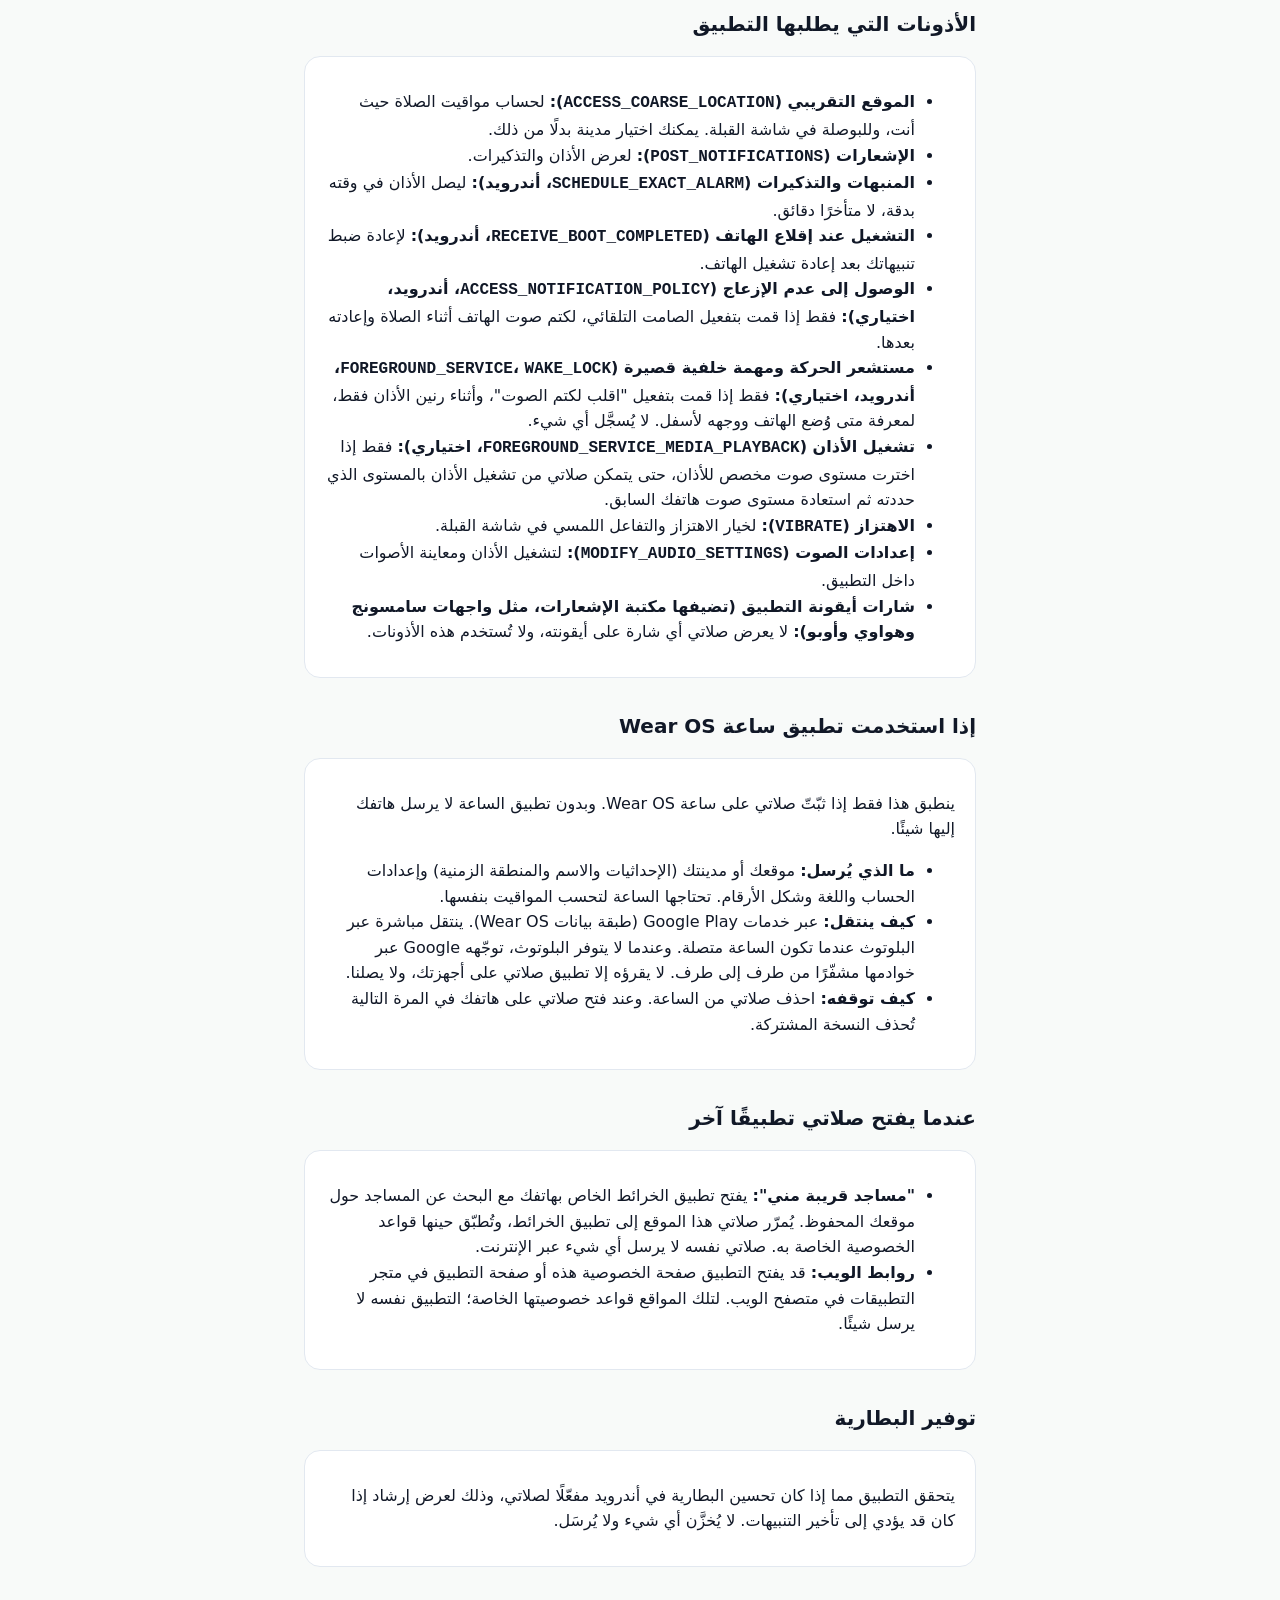
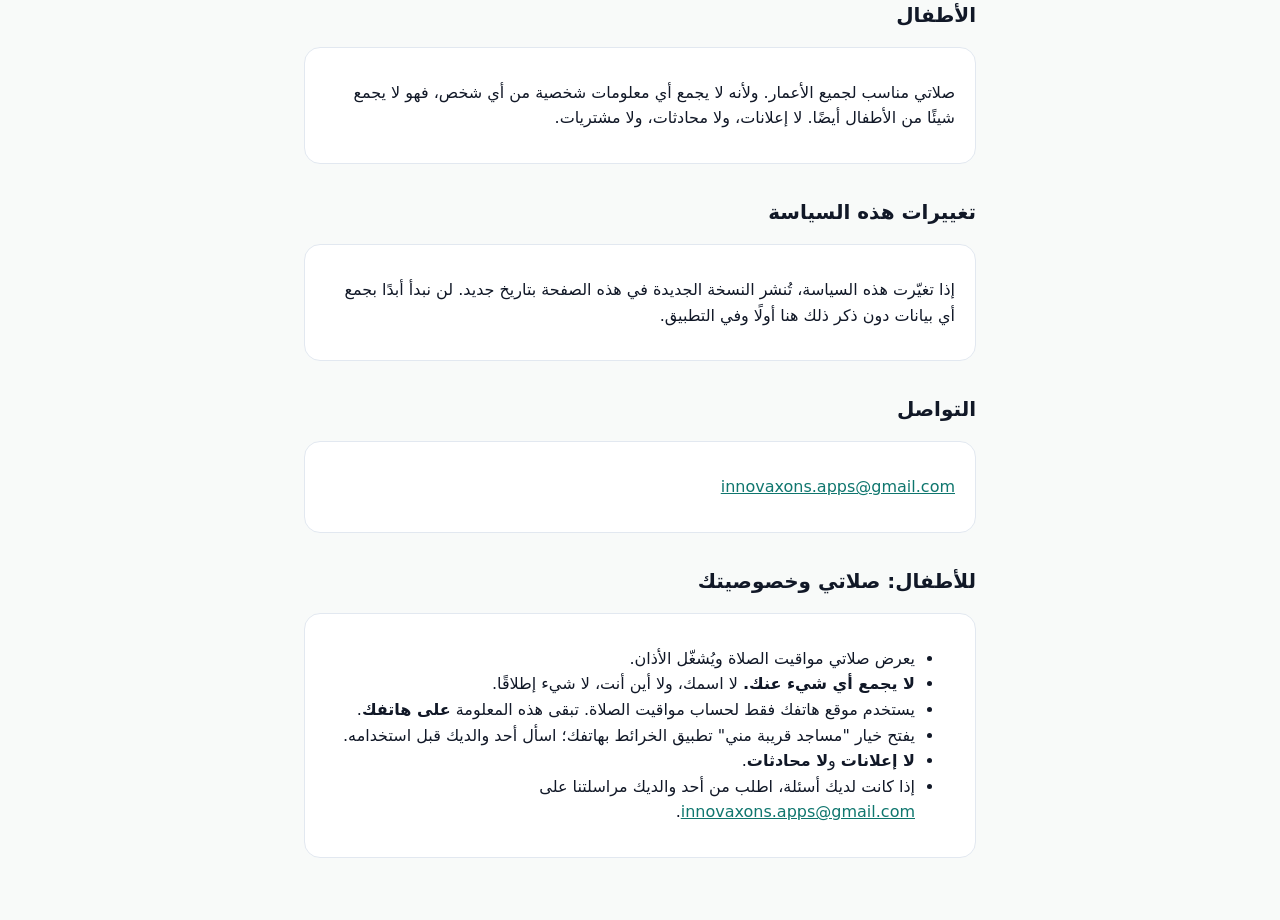
<file: ar/privacy/index.html>
<!-- translation: needs native review (M2d-06) -->
<!doctype html>
<html lang="ar" dir="rtl">
<head>
  <meta charset="utf-8">
  <meta name="viewport" content="width=device-width, initial-scale=1">
  <title>صلاتي: سياسة الخصوصية</title>
  <meta name="description" content="لا يجمع صلاتي أي بيانات.">
  <link rel="canonical" href="https://salaty.innovaxons.com/privacy/">
  <link rel="alternate" hreflang="x-default" href="https://salaty.innovaxons.com/privacy/">
  <link rel="alternate" hreflang="en" href="https://salaty.innovaxons.com/privacy/">
  <link rel="alternate" hreflang="ar" href="https://salaty.innovaxons.com/ar/privacy/">
  <link rel="alternate" hreflang="id" href="https://salaty.innovaxons.com/id/privacy/">
  <link rel="alternate" hreflang="ur" href="https://salaty.innovaxons.com/ur/privacy/">
  <link rel="alternate" hreflang="tr" href="https://salaty.innovaxons.com/tr/privacy/">
  <link rel="alternate" hreflang="fr" href="https://salaty.innovaxons.com/fr/privacy/">
  <link rel="stylesheet" href="/style.css">
</head>
<body>
  <a href="#content" class="sr-only">انتقل إلى المحتوى</a>
  <main id="content">
    <nav class="lang-switcher" aria-label="Language">
      <a href="/privacy/" lang="en">English</a> · 
      <strong>العربية</strong> · 
      <a href="/id/privacy/" lang="id">Bahasa Indonesia</a> · 
      <a href="/ur/privacy/" lang="ur" dir="rtl">اردو</a> · 
      <a href="/tr/privacy/" lang="tr">Türkçe</a> · 
      <a href="/fr/privacy/" lang="fr">Français</a>
    </nav>
    <nav class="page-nav">
      <a href="/ar/">صلاتي</a>
      <a href="#kids">للأطفال</a>
    </nav>
    <h1>سياسة الخصوصية</h1>
    <p class="muted">آخر تحديث: ٤ نوفمبر ٢٠٢٦</p>

    <section>
      <h2>باختصار</h2>
      <p><strong>لا يجمع صلاتي أي بيانات عنك.</strong> كل ما يحتاجه التطبيق، بما في ذلك موقعك، يبقى على هاتفك. ولا يملك تطبيق أندرويد إذنًا باستخدام الإنترنت أصلًا، وليس لدينا خوادم. الاستثناء الوحيد هو تطبيق الساعة الاختياري: إذا ثبّتّ صلاتي على ساعة Wear OS، ينقل هاتفك إعداداتك إليها (انظر أدناه).</p>
    </section>

    <h2>ما يحفظه التطبيق وأين</h2>
    <section>
      <div class="table-container">
        <table>
          <thead>
            <tr>
              <th scope="col">ماذا</th>
              <th scope="col">لماذا</th>
              <th scope="col">أين يبقى</th>
              <th scope="col">كيف تحذفه</th>
            </tr>
          </thead>
          <tbody>
          <tr><td>موقعك التقريبي (أو المدينة التي اخترتها)</td><td>لحساب مواقيت الصلاة واتجاه القبلة</td><td>على هاتفك، وعلى ساعتك إذا ثبّتّ تطبيق الساعة</td><td>الإعدادات ← إعادة ضبط صلاتي، أو احذف التطبيق</td></tr>
          <tr><td>إعداداتك (طريقة الحساب، التنبيهات، خيارات الأصوات، التعديلات)</td><td>لتذكّر اختياراتك (بما في ذلك صوت الأذان وأصوات التذكير والإقامة)</td><td>على هاتفك، وعلى ساعتك إذا ثبّتّ تطبيق الساعة</td><td>الإعدادات ← إعادة ضبط صلاتي، أو احذف التطبيق</td></tr>
          <tr><td>تنبيهات الصلاة المجدولة</td><td>لتشغيل الأذان والتذكيرات في وقتها</td><td>على هاتفك فقط (نظام المنبه الخاص بهاتفك)</td><td>أوقف التنبيهات، أو أعد الضبط، أو احذف التطبيق</td></tr>
          <tr><td>سجل وصول التنبيهات</td><td>للتحقق مما إذا كان الأذان قد وصل في وقته (يُحفظ حتى ٦٠ يومًا لشاشة صحة التنبيهات)</td><td>على هاتفك فقط</td><td>الإعدادات ← إعادة ضبط صلاتي، أو احذف التطبيق</td></tr>
          <tr><td>بيانات الويدجت (التطبيقات المصغرة)</td><td>جدول مواقيت الصلاة لـ ٣٠ يومًا وخيارات مظهر الويدجت، لتعمل على الشاشة الرئيسية دون فتح التطبيق</td><td>على هاتفك فقط</td><td>أزل الويدجت، أو الإعدادات ← إعادة الضبط، أو احذف التطبيق</td></tr>
          </tbody>
        </table>
      </div>
      <p class="muted">لا ينسخ التطبيق هذه البيانات احتياطيًا إلى Google Drive أو iCloud أو أي خادم آخر.</p>
    </section>

    <h2>ما لا يفعله التطبيق</h2>
    <section>
      <ul>
        <li>لا حسابات ولا تسجيل دخول.</li>
        <li>لا إعلانات ولا تحليلات ولا خدمات لتقارير الأعطال ولا تتبّع.</li>
        <li>لا بيع ولا مشاركة للبيانات. لا تصلنا بياناتك أصلًا، فلا يوجد ما نشاركه.</li>
        <li>لا موقع دقيق: يطلب التطبيق موقعك <strong>التقريبي</strong> فقط، وعندما تضغط "استخدم موقعي" أو "استخدم البوصلة" فقط.</li>
        <li>لا موقع في الخلفية: يُقرأ الموقع فقط والتطبيق مفتوح.</li>
      </ul>
    </section>

    <h2>الأذونات التي يطلبها التطبيق</h2>
    <section>
      <ul>
        <li><strong>الموقع التقريبي (<code>ACCESS_COARSE_LOCATION</code>):</strong> لحساب مواقيت الصلاة حيث أنت، وللبوصلة في شاشة القبلة. يمكنك اختيار مدينة بدلًا من ذلك.</li>
        <li><strong>الإشعارات (<code>POST_NOTIFICATIONS</code>):</strong> لعرض الأذان والتذكيرات.</li>
        <li><strong>المنبهات والتذكيرات (<code>SCHEDULE_EXACT_ALARM</code>، أندرويد):</strong> ليصل الأذان في وقته بدقة، لا متأخرًا دقائق.</li>
        <li><strong>التشغيل عند إقلاع الهاتف (<code>RECEIVE_BOOT_COMPLETED</code>، أندرويد):</strong> لإعادة ضبط تنبيهاتك بعد إعادة تشغيل الهاتف.</li>
        <li><strong>الوصول إلى عدم الإزعاج (<code>ACCESS_NOTIFICATION_POLICY</code>، أندرويد، اختياري):</strong> فقط إذا قمت بتفعيل الصامت التلقائي، لكتم صوت الهاتف أثناء الصلاة وإعادته بعدها.</li>
        <li><strong>مستشعر الحركة ومهمة خلفية قصيرة (<code>FOREGROUND_SERVICE</code>، <code>WAKE_LOCK</code>، أندرويد، اختياري):</strong> فقط إذا قمت بتفعيل "اقلب لكتم الصوت"، وأثناء رنين الأذان فقط، لمعرفة متى وُضع الهاتف ووجهه لأسفل. لا يُسجَّل أي شيء.</li>
        <li><strong>تشغيل الأذان (<code>FOREGROUND_SERVICE_MEDIA_PLAYBACK</code>، اختياري):</strong> فقط إذا اخترت مستوى صوت مخصص للأذان، حتى يتمكن صلاتي من تشغيل الأذان بالمستوى الذي حددته ثم استعادة مستوى صوت هاتفك السابق.</li>
        <li><strong>الاهتزاز (<code>VIBRATE</code>):</strong> لخيار الاهتزاز والتفاعل اللمسي في شاشة القبلة.</li>
        <li><strong>إعدادات الصوت (<code>MODIFY_AUDIO_SETTINGS</code>):</strong> لتشغيل الأذان ومعاينة الأصوات داخل التطبيق.</li>
        <li><strong>شارات أيقونة التطبيق (تضيفها مكتبة الإشعارات، مثل واجهات سامسونج وهواوي وأوبو):</strong> لا يعرض صلاتي أي شارة على أيقونته، ولا تُستخدم هذه الأذونات.</li>
      </ul>
    </section>

    <h2>إذا استخدمت تطبيق ساعة Wear OS</h2>
    <section>
      <p>ينطبق هذا فقط إذا ثبّتّ صلاتي على ساعة Wear OS. وبدون تطبيق الساعة لا يرسل هاتفك إليها شيئًا.</p>
      <ul>
        <li><strong>ما الذي يُرسل:</strong> موقعك أو مدينتك (الإحداثيات والاسم والمنطقة الزمنية) وإعدادات الحساب واللغة وشكل الأرقام. تحتاجها الساعة لتحسب المواقيت بنفسها.</li>
        <li><strong>كيف ينتقل:</strong> عبر خدمات Google Play (طبقة بيانات Wear OS). ينتقل مباشرة عبر البلوتوث عندما تكون الساعة متصلة. وعندما لا يتوفر البلوتوث، توجّهه Google عبر خوادمها مشفّرًا من طرف إلى طرف. لا يقرؤه إلا تطبيق صلاتي على أجهزتك، ولا يصلنا.</li>
        <li><strong>كيف توقفه:</strong> احذف صلاتي من الساعة. وعند فتح صلاتي على هاتفك في المرة التالية تُحذف النسخة المشتركة.</li>
      </ul>
    </section>

    <h2>عندما يفتح صلاتي تطبيقًا آخر</h2>
    <section>
      <ul>
        <li><strong>"مساجد قريبة مني":</strong> يفتح تطبيق الخرائط الخاص بهاتفك مع البحث عن المساجد حول موقعك المحفوظ. يُمرّر صلاتي هذا الموقع إلى تطبيق الخرائط، وتُطبّق حينها قواعد الخصوصية الخاصة به. صلاتي نفسه لا يرسل أي شيء عبر الإنترنت.</li>
        <li><strong>روابط الويب:</strong> قد يفتح التطبيق صفحة الخصوصية هذه أو صفحة التطبيق في متجر التطبيقات في متصفح الويب. لتلك المواقع قواعد خصوصيتها الخاصة؛ التطبيق نفسه لا يرسل شيئًا.</li>
      </ul>
    </section>

    <h2>توفير البطارية</h2>
    <section>
      <p>يتحقق التطبيق مما إذا كان تحسين البطارية في أندرويد مفعّلًا لصلاتي، وذلك لعرض إرشاد إذا كان قد يؤدي إلى تأخير التنبيهات. لا يُخزَّن أي شيء ولا يُرسَل.</p>
    </section>

    <h2>الأطفال</h2>
    <section>
      <p>صلاتي مناسب لجميع الأعمار. ولأنه لا يجمع أي معلومات شخصية من أي شخص، فهو لا يجمع شيئًا من الأطفال أيضًا. لا إعلانات، ولا محادثات، ولا مشتريات.</p>
    </section>

    <h2>تغييرات هذه السياسة</h2>
    <section>
      <p>إذا تغيّرت هذه السياسة، تُنشر النسخة الجديدة في هذه الصفحة بتاريخ جديد. لن نبدأ أبدًا بجمع أي بيانات دون ذكر ذلك هنا أولًا وفي التطبيق.</p>
    </section>

    <h2>التواصل</h2>
    <section>
      <p><a href="mailto:innovaxons.apps@gmail.com">innovaxons.apps@gmail.com</a></p>
    </section>

    <h2 id="kids">للأطفال: صلاتي وخصوصيتك</h2>
    <section>
      <ul>
        <li>يعرض صلاتي مواقيت الصلاة ويُشغّل الأذان.</li>
        <li><strong>لا يجمع أي شيء عنك.</strong> لا اسمك، ولا أين أنت، لا شيء إطلاقًا.</li>
        <li>يستخدم موقع هاتفك فقط لحساب مواقيت الصلاة. تبقى هذه المعلومة <strong>على هاتفك</strong>.</li>
        <li>يفتح خيار "مساجد قريبة مني" تطبيق الخرائط بهاتفك؛ اسأل أحد والديك قبل استخدامه.</li>
        <li><strong>لا إعلانات</strong> و<strong>لا محادثات</strong>.</li>
        <li>إذا كانت لديك أسئلة، اطلب من أحد والديك مراسلتنا على <a href="mailto:innovaxons.apps@gmail.com">innovaxons.apps@gmail.com</a>.</li>
      </ul>
    </section>
  </main>
</body>
</html>
</file>
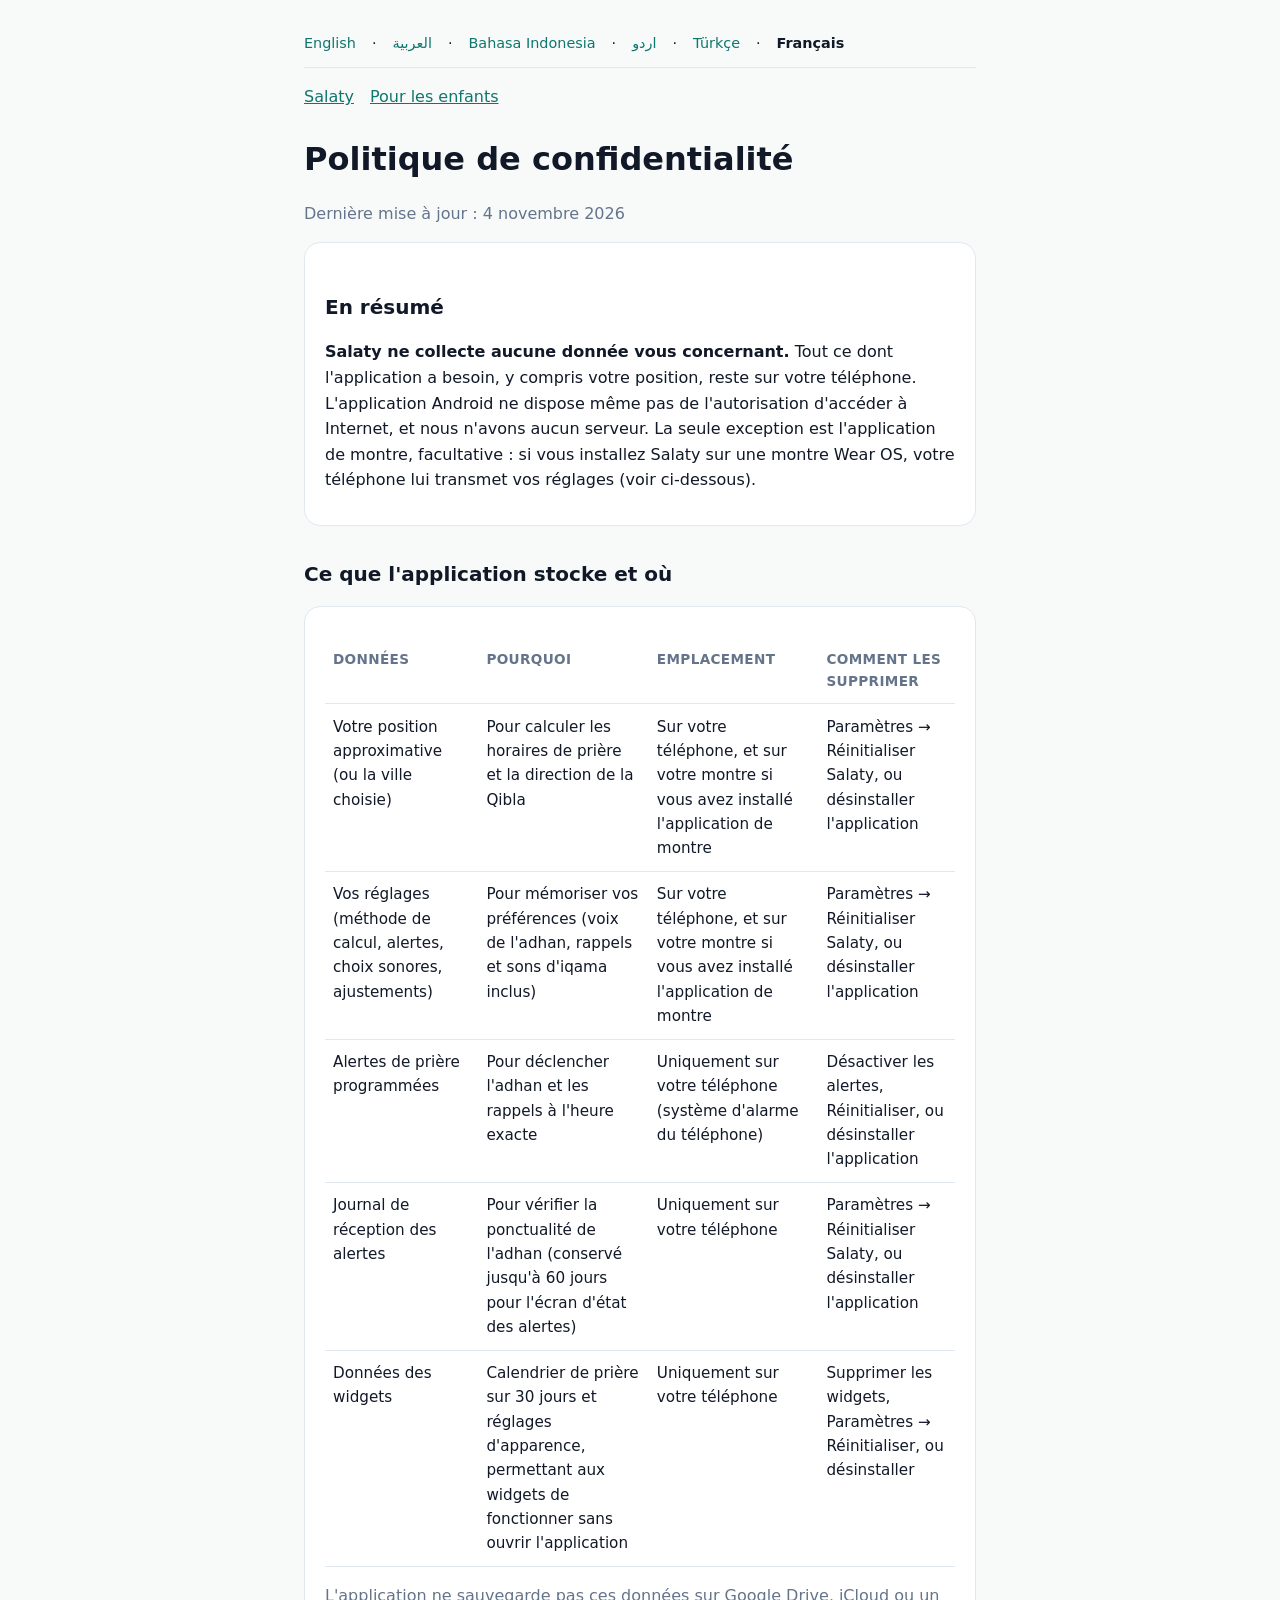
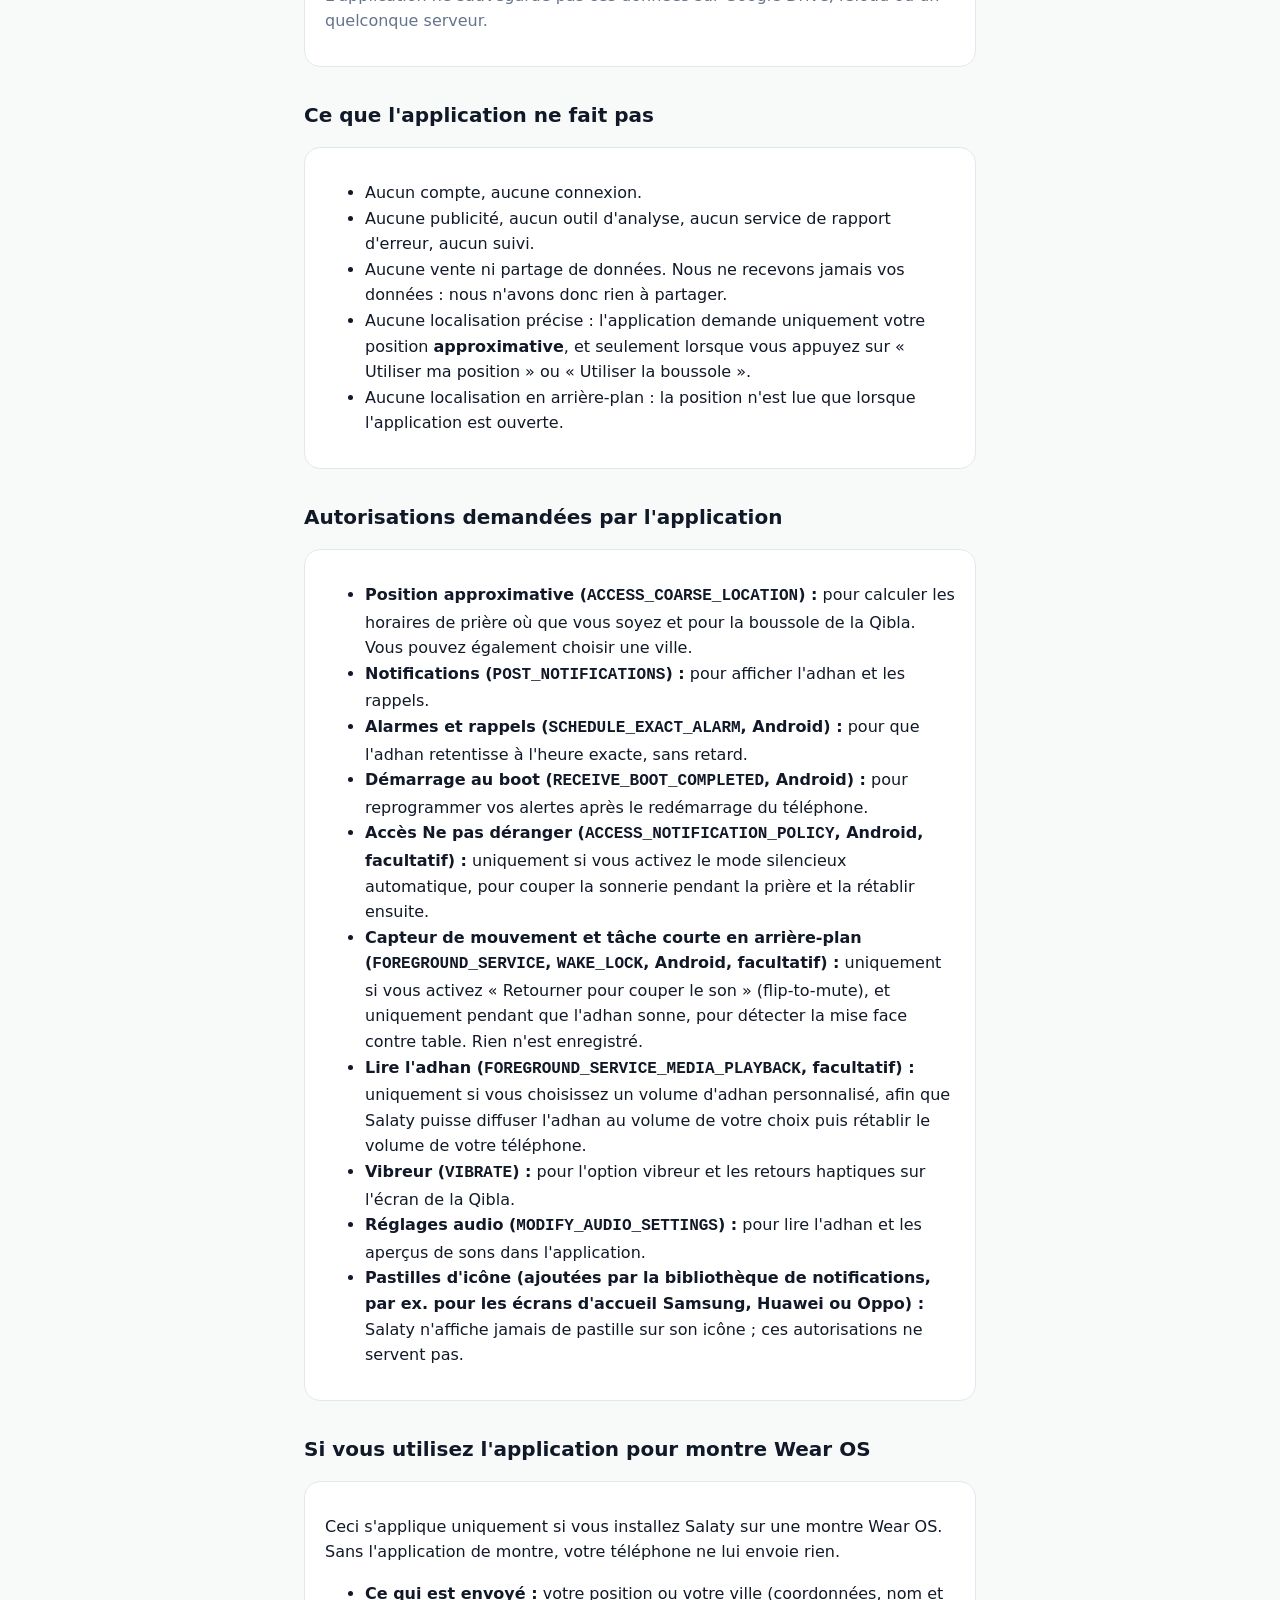
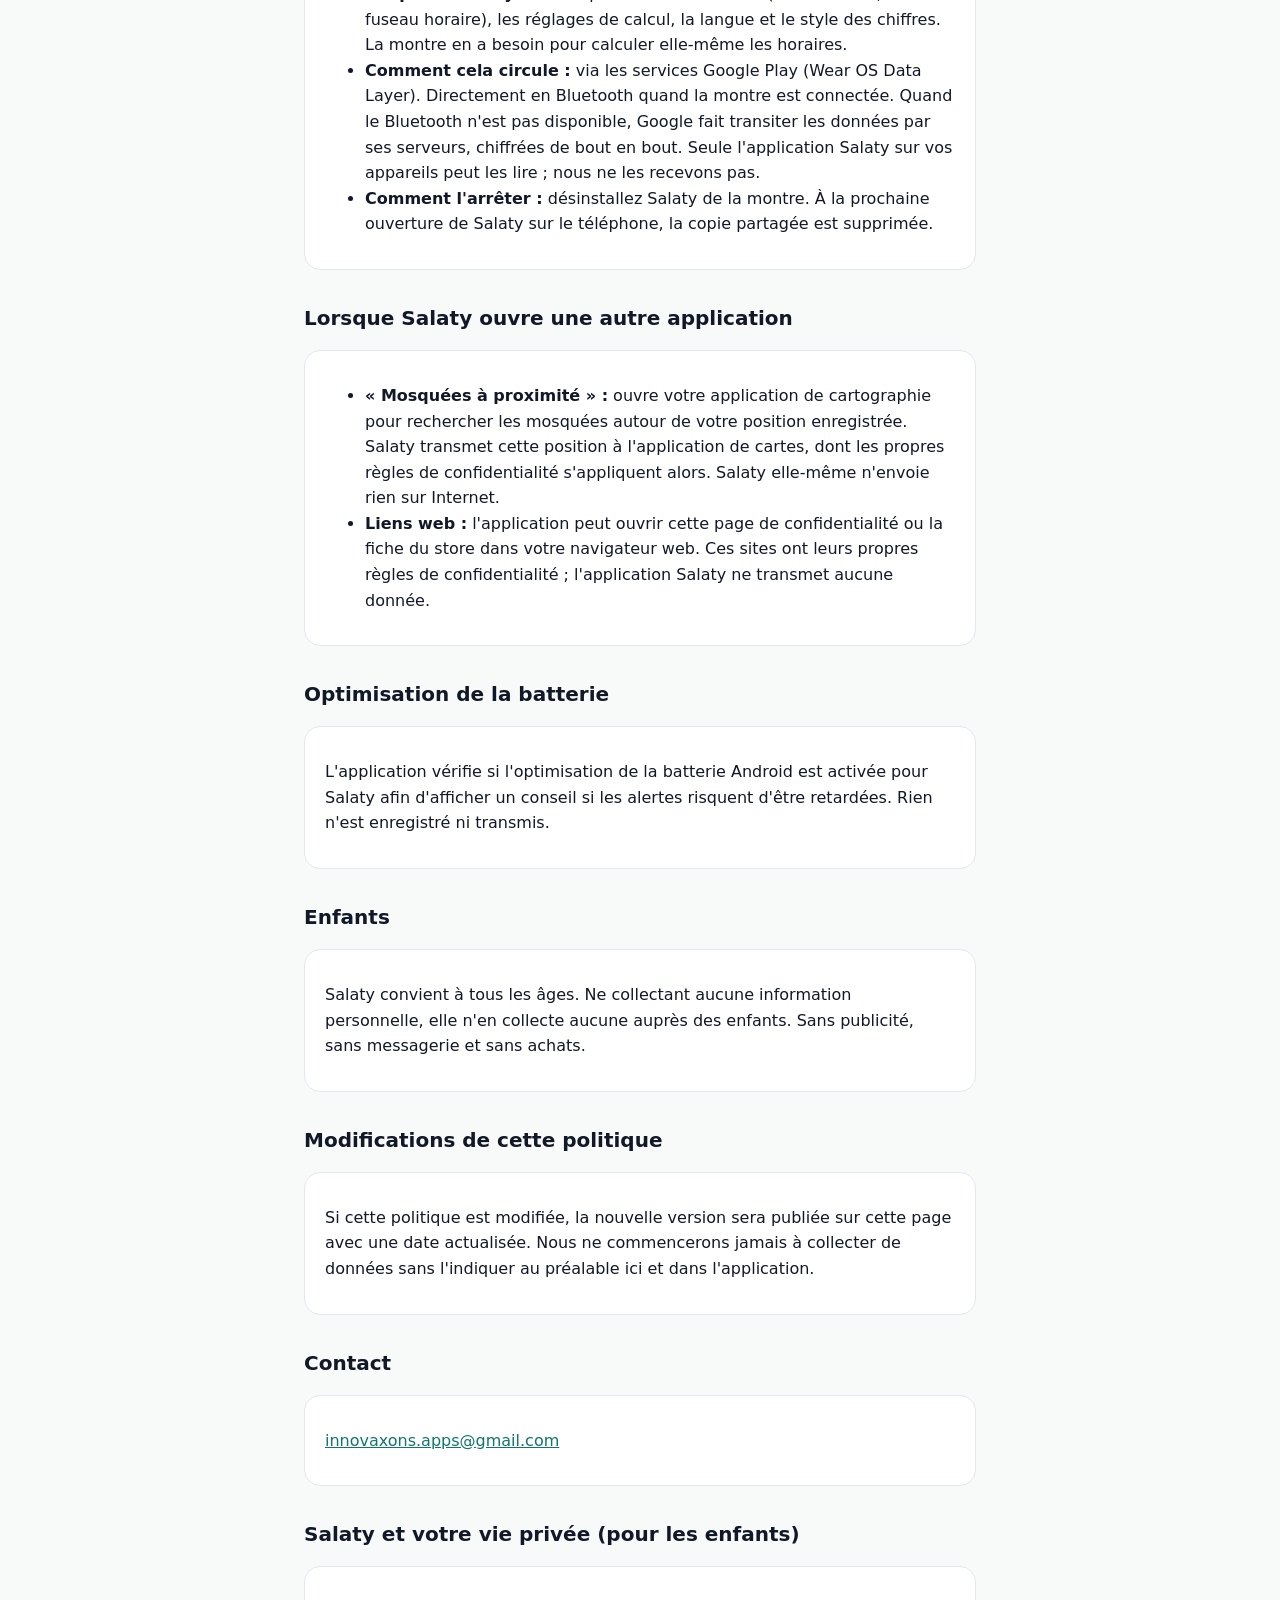
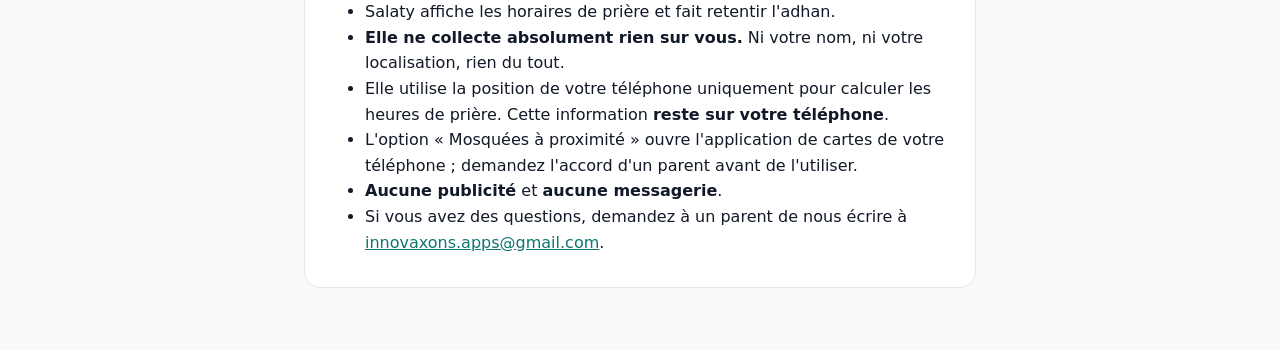
<file: fr/privacy/index.html>
<!-- translation: needs native review (M2d-06) -->
<!doctype html>
<html lang="fr" dir="ltr">
<head>
  <meta charset="utf-8">
  <meta name="viewport" content="width=device-width, initial-scale=1">
  <title>Salaty : Politique de confidentialité</title>
  <meta name="description" content="Salaty ne collecte aucune donnée.">
  <link rel="canonical" href="https://salaty.innovaxons.com/privacy/">
  <link rel="alternate" hreflang="x-default" href="https://salaty.innovaxons.com/privacy/">
  <link rel="alternate" hreflang="en" href="https://salaty.innovaxons.com/privacy/">
  <link rel="alternate" hreflang="ar" href="https://salaty.innovaxons.com/ar/privacy/">
  <link rel="alternate" hreflang="id" href="https://salaty.innovaxons.com/id/privacy/">
  <link rel="alternate" hreflang="ur" href="https://salaty.innovaxons.com/ur/privacy/">
  <link rel="alternate" hreflang="tr" href="https://salaty.innovaxons.com/tr/privacy/">
  <link rel="alternate" hreflang="fr" href="https://salaty.innovaxons.com/fr/privacy/">
  <link rel="stylesheet" href="/style.css">
</head>
<body>
  <a href="#content" class="sr-only">Passer au contenu</a>
  <main id="content">
    <nav class="lang-switcher" aria-label="Language">
      <a href="/privacy/" lang="en">English</a> · 
      <a href="/ar/privacy/" lang="ar" dir="rtl">العربية</a> · 
      <a href="/id/privacy/" lang="id">Bahasa Indonesia</a> · 
      <a href="/ur/privacy/" lang="ur" dir="rtl">اردو</a> · 
      <a href="/tr/privacy/" lang="tr">Türkçe</a> · 
      <strong>Français</strong>
    </nav>
    <nav class="page-nav">
      <a href="/fr/">Salaty</a>
      <a href="#kids">Pour les enfants</a>
    </nav>
    <h1>Politique de confidentialité</h1>
    <p class="muted">Dernière mise à jour : 4 novembre 2026</p>

    <section>
      <h2>En résumé</h2>
      <p><strong>Salaty ne collecte aucune donnée vous concernant.</strong> Tout ce dont l'application a besoin, y compris votre position, reste sur votre téléphone. L'application Android ne dispose même pas de l'autorisation d'accéder à Internet, et nous n'avons aucun serveur. La seule exception est l'application de montre, facultative : si vous installez Salaty sur une montre Wear OS, votre téléphone lui transmet vos réglages (voir ci-dessous).</p>
    </section>

    <h2>Ce que l'application stocke et où</h2>
    <section>
      <div class="table-container">
        <table>
          <thead>
            <tr>
              <th scope="col">Données</th>
              <th scope="col">Pourquoi</th>
              <th scope="col">Emplacement</th>
              <th scope="col">Comment les supprimer</th>
            </tr>
          </thead>
          <tbody>
          <tr><td>Votre position approximative (ou la ville choisie)</td><td>Pour calculer les horaires de prière et la direction de la Qibla</td><td>Sur votre téléphone, et sur votre montre si vous avez installé l'application de montre</td><td>Paramètres → Réinitialiser Salaty, ou désinstaller l'application</td></tr>
          <tr><td>Vos réglages (méthode de calcul, alertes, choix sonores, ajustements)</td><td>Pour mémoriser vos préférences (voix de l'adhan, rappels et sons d'iqama inclus)</td><td>Sur votre téléphone, et sur votre montre si vous avez installé l'application de montre</td><td>Paramètres → Réinitialiser Salaty, ou désinstaller l'application</td></tr>
          <tr><td>Alertes de prière programmées</td><td>Pour déclencher l'adhan et les rappels à l'heure exacte</td><td>Uniquement sur votre téléphone (système d'alarme du téléphone)</td><td>Désactiver les alertes, Réinitialiser, ou désinstaller l'application</td></tr>
          <tr><td>Journal de réception des alertes</td><td>Pour vérifier la ponctualité de l'adhan (conservé jusqu'à 60 jours pour l'écran d'état des alertes)</td><td>Uniquement sur votre téléphone</td><td>Paramètres → Réinitialiser Salaty, ou désinstaller l'application</td></tr>
          <tr><td>Données des widgets</td><td>Calendrier de prière sur 30 jours et réglages d'apparence, permettant aux widgets de fonctionner sans ouvrir l'application</td><td>Uniquement sur votre téléphone</td><td>Supprimer les widgets, Paramètres → Réinitialiser, ou désinstaller</td></tr>
          </tbody>
        </table>
      </div>
      <p class="muted">L'application ne sauvegarde pas ces données sur Google Drive, iCloud ou un quelconque serveur.</p>
    </section>

    <h2>Ce que l'application ne fait pas</h2>
    <section>
      <ul>
        <li>Aucun compte, aucune connexion.</li>
        <li>Aucune publicité, aucun outil d'analyse, aucun service de rapport d'erreur, aucun suivi.</li>
        <li>Aucune vente ni partage de données. Nous ne recevons jamais vos données : nous n'avons donc rien à partager.</li>
        <li>Aucune localisation précise : l'application demande uniquement votre position <strong>approximative</strong>, et seulement lorsque vous appuyez sur « Utiliser ma position » ou « Utiliser la boussole ».</li>
        <li>Aucune localisation en arrière-plan : la position n'est lue que lorsque l'application est ouverte.</li>
      </ul>
    </section>

    <h2>Autorisations demandées par l'application</h2>
    <section>
      <ul>
        <li><strong>Position approximative (<code>ACCESS_COARSE_LOCATION</code>) :</strong> pour calculer les horaires de prière où que vous soyez et pour la boussole de la Qibla. Vous pouvez également choisir une ville.</li>
        <li><strong>Notifications (<code>POST_NOTIFICATIONS</code>) :</strong> pour afficher l'adhan et les rappels.</li>
        <li><strong>Alarmes et rappels (<code>SCHEDULE_EXACT_ALARM</code>, Android) :</strong> pour que l'adhan retentisse à l'heure exacte, sans retard.</li>
        <li><strong>Démarrage au boot (<code>RECEIVE_BOOT_COMPLETED</code>, Android) :</strong> pour reprogrammer vos alertes après le redémarrage du téléphone.</li>
        <li><strong>Accès Ne pas déranger (<code>ACCESS_NOTIFICATION_POLICY</code>, Android, facultatif) :</strong> uniquement si vous activez le mode silencieux automatique, pour couper la sonnerie pendant la prière et la rétablir ensuite.</li>
        <li><strong>Capteur de mouvement et tâche courte en arrière-plan (<code>FOREGROUND_SERVICE</code>, <code>WAKE_LOCK</code>, Android, facultatif) :</strong> uniquement si vous activez « Retourner pour couper le son » (flip-to-mute), et uniquement pendant que l'adhan sonne, pour détecter la mise face contre table. Rien n'est enregistré.</li>
        <li><strong>Lire l'adhan (<code>FOREGROUND_SERVICE_MEDIA_PLAYBACK</code>, facultatif) :</strong> uniquement si vous choisissez un volume d'adhan personnalisé, afin que Salaty puisse diffuser l'adhan au volume de votre choix puis rétablir le volume de votre téléphone.</li>
        <li><strong>Vibreur (<code>VIBRATE</code>) :</strong> pour l'option vibreur et les retours haptiques sur l'écran de la Qibla.</li>
        <li><strong>Réglages audio (<code>MODIFY_AUDIO_SETTINGS</code>) :</strong> pour lire l'adhan et les aperçus de sons dans l'application.</li>
        <li><strong>Pastilles d'icône (ajoutées par la bibliothèque de notifications, par ex. pour les écrans d'accueil Samsung, Huawei ou Oppo) :</strong> Salaty n'affiche jamais de pastille sur son icône ; ces autorisations ne servent pas.</li>
      </ul>
    </section>

    <h2>Si vous utilisez l'application pour montre Wear OS</h2>
    <section>
      <p>Ceci s'applique uniquement si vous installez Salaty sur une montre Wear OS. Sans l'application de montre, votre téléphone ne lui envoie rien.</p>
      <ul>
        <li><strong>Ce qui est envoyé :</strong> votre position ou votre ville (coordonnées, nom et fuseau horaire), les réglages de calcul, la langue et le style des chiffres. La montre en a besoin pour calculer elle-même les horaires.</li>
        <li><strong>Comment cela circule :</strong> via les services Google Play (Wear OS Data Layer). Directement en Bluetooth quand la montre est connectée. Quand le Bluetooth n'est pas disponible, Google fait transiter les données par ses serveurs, chiffrées de bout en bout. Seule l'application Salaty sur vos appareils peut les lire ; nous ne les recevons pas.</li>
        <li><strong>Comment l'arrêter :</strong> désinstallez Salaty de la montre. À la prochaine ouverture de Salaty sur le téléphone, la copie partagée est supprimée.</li>
      </ul>
    </section>

    <h2>Lorsque Salaty ouvre une autre application</h2>
    <section>
      <ul>
        <li><strong>« Mosquées à proximité » :</strong> ouvre votre application de cartographie pour rechercher les mosquées autour de votre position enregistrée. Salaty transmet cette position à l'application de cartes, dont les propres règles de confidentialité s'appliquent alors. Salaty elle-même n'envoie rien sur Internet.</li>
        <li><strong>Liens web :</strong> l'application peut ouvrir cette page de confidentialité ou la fiche du store dans votre navigateur web. Ces sites ont leurs propres règles de confidentialité ; l'application Salaty ne transmet aucune donnée.</li>
      </ul>
    </section>

    <h2>Optimisation de la batterie</h2>
    <section>
      <p>L'application vérifie si l'optimisation de la batterie Android est activée pour Salaty afin d'afficher un conseil si les alertes risquent d'être retardées. Rien n'est enregistré ni transmis.</p>
    </section>

    <h2>Enfants</h2>
    <section>
      <p>Salaty convient à tous les âges. Ne collectant aucune information personnelle, elle n'en collecte aucune auprès des enfants. Sans publicité, sans messagerie et sans achats.</p>
    </section>

    <h2>Modifications de cette politique</h2>
    <section>
      <p>Si cette politique est modifiée, la nouvelle version sera publiée sur cette page avec une date actualisée. Nous ne commencerons jamais à collecter de données sans l'indiquer au préalable ici et dans l'application.</p>
    </section>

    <h2>Contact</h2>
    <section>
      <p><a href="mailto:innovaxons.apps@gmail.com">innovaxons.apps@gmail.com</a></p>
    </section>

    <h2 id="kids">Salaty et votre vie privée (pour les enfants)</h2>
    <section>
      <ul>
        <li>Salaty affiche les horaires de prière et fait retentir l'adhan.</li>
        <li><strong>Elle ne collecte absolument rien sur vous.</strong> Ni votre nom, ni votre localisation, rien du tout.</li>
        <li>Elle utilise la position de votre téléphone uniquement pour calculer les heures de prière. Cette information <strong>reste sur votre téléphone</strong>.</li>
        <li>L'option « Mosquées à proximité » ouvre l'application de cartes de votre téléphone ; demandez l'accord d'un parent avant de l'utiliser.</li>
        <li><strong>Aucune publicité</strong> et <strong>aucune messagerie</strong>.</li>
        <li>Si vous avez des questions, demandez à un parent de nous écrire à <a href="mailto:innovaxons.apps@gmail.com">innovaxons.apps@gmail.com</a>.</li>
      </ul>
    </section>
  </main>
</body>
</html>
</file>
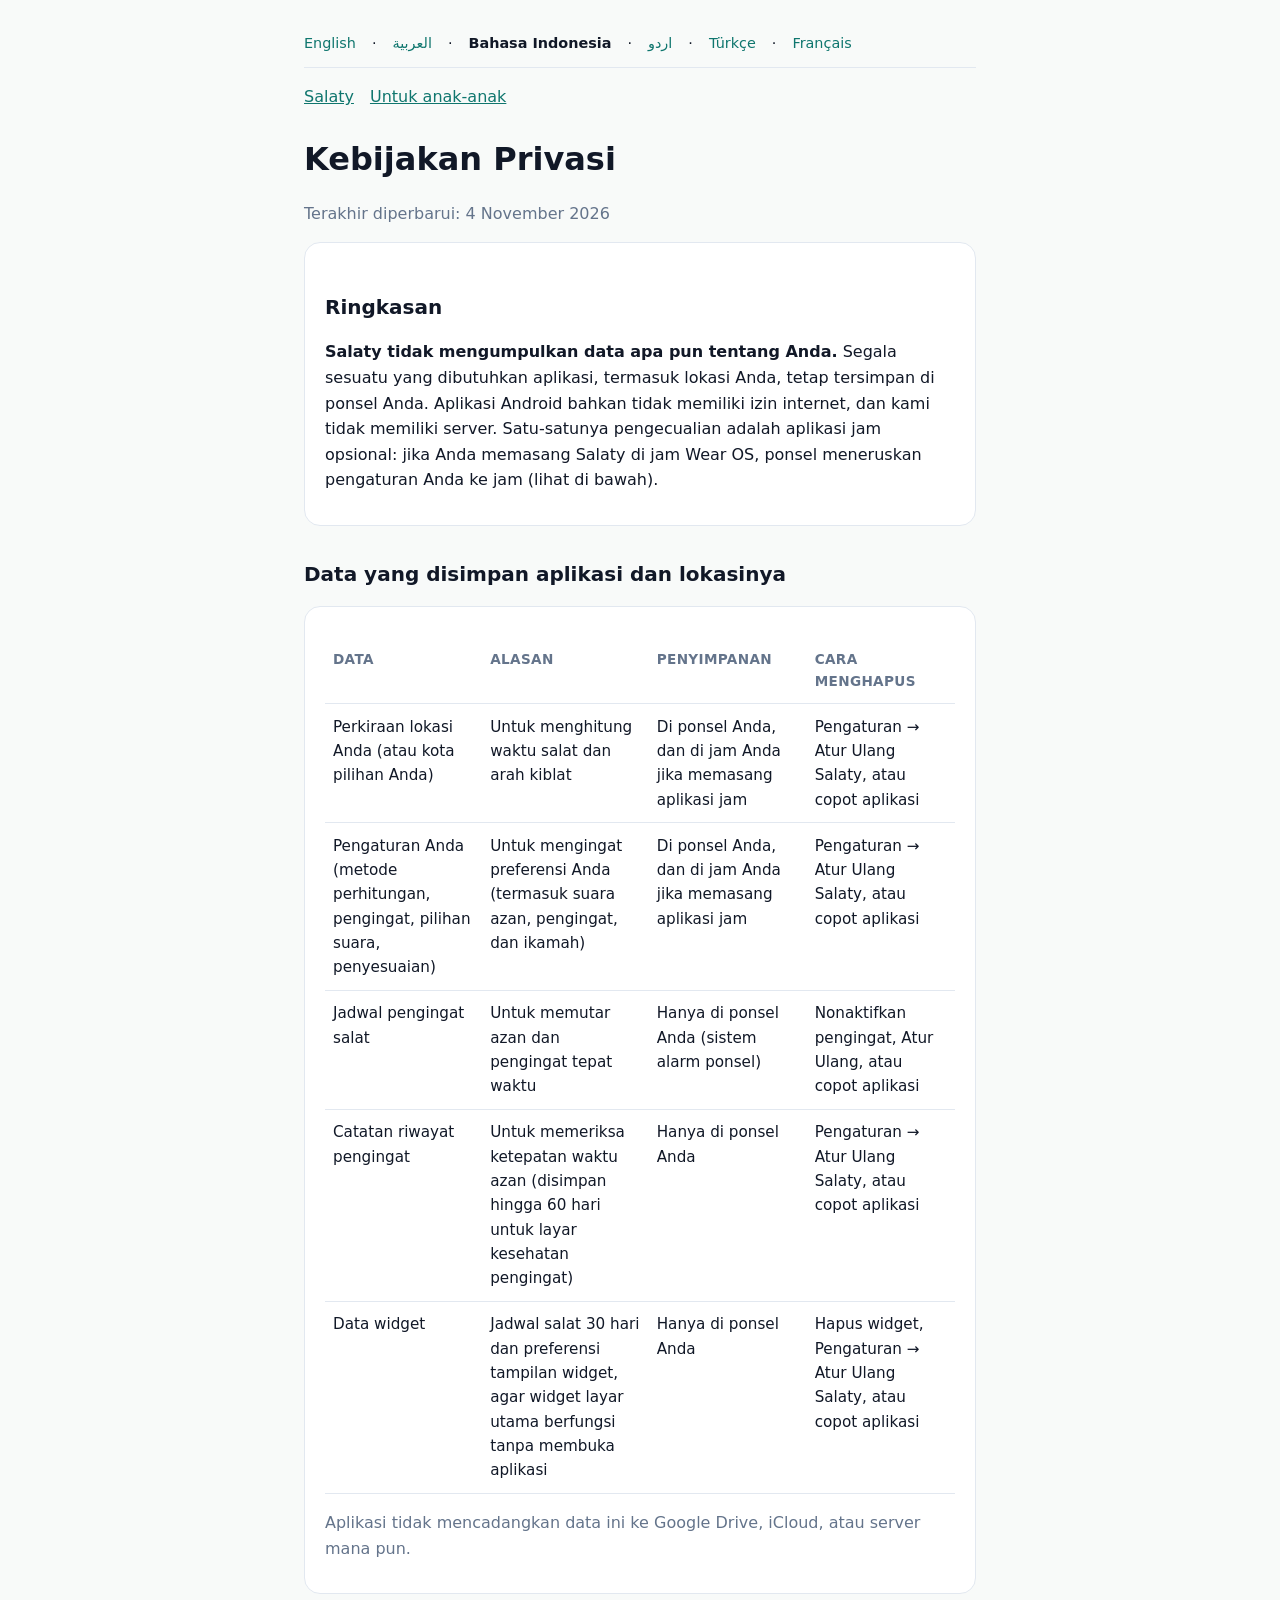
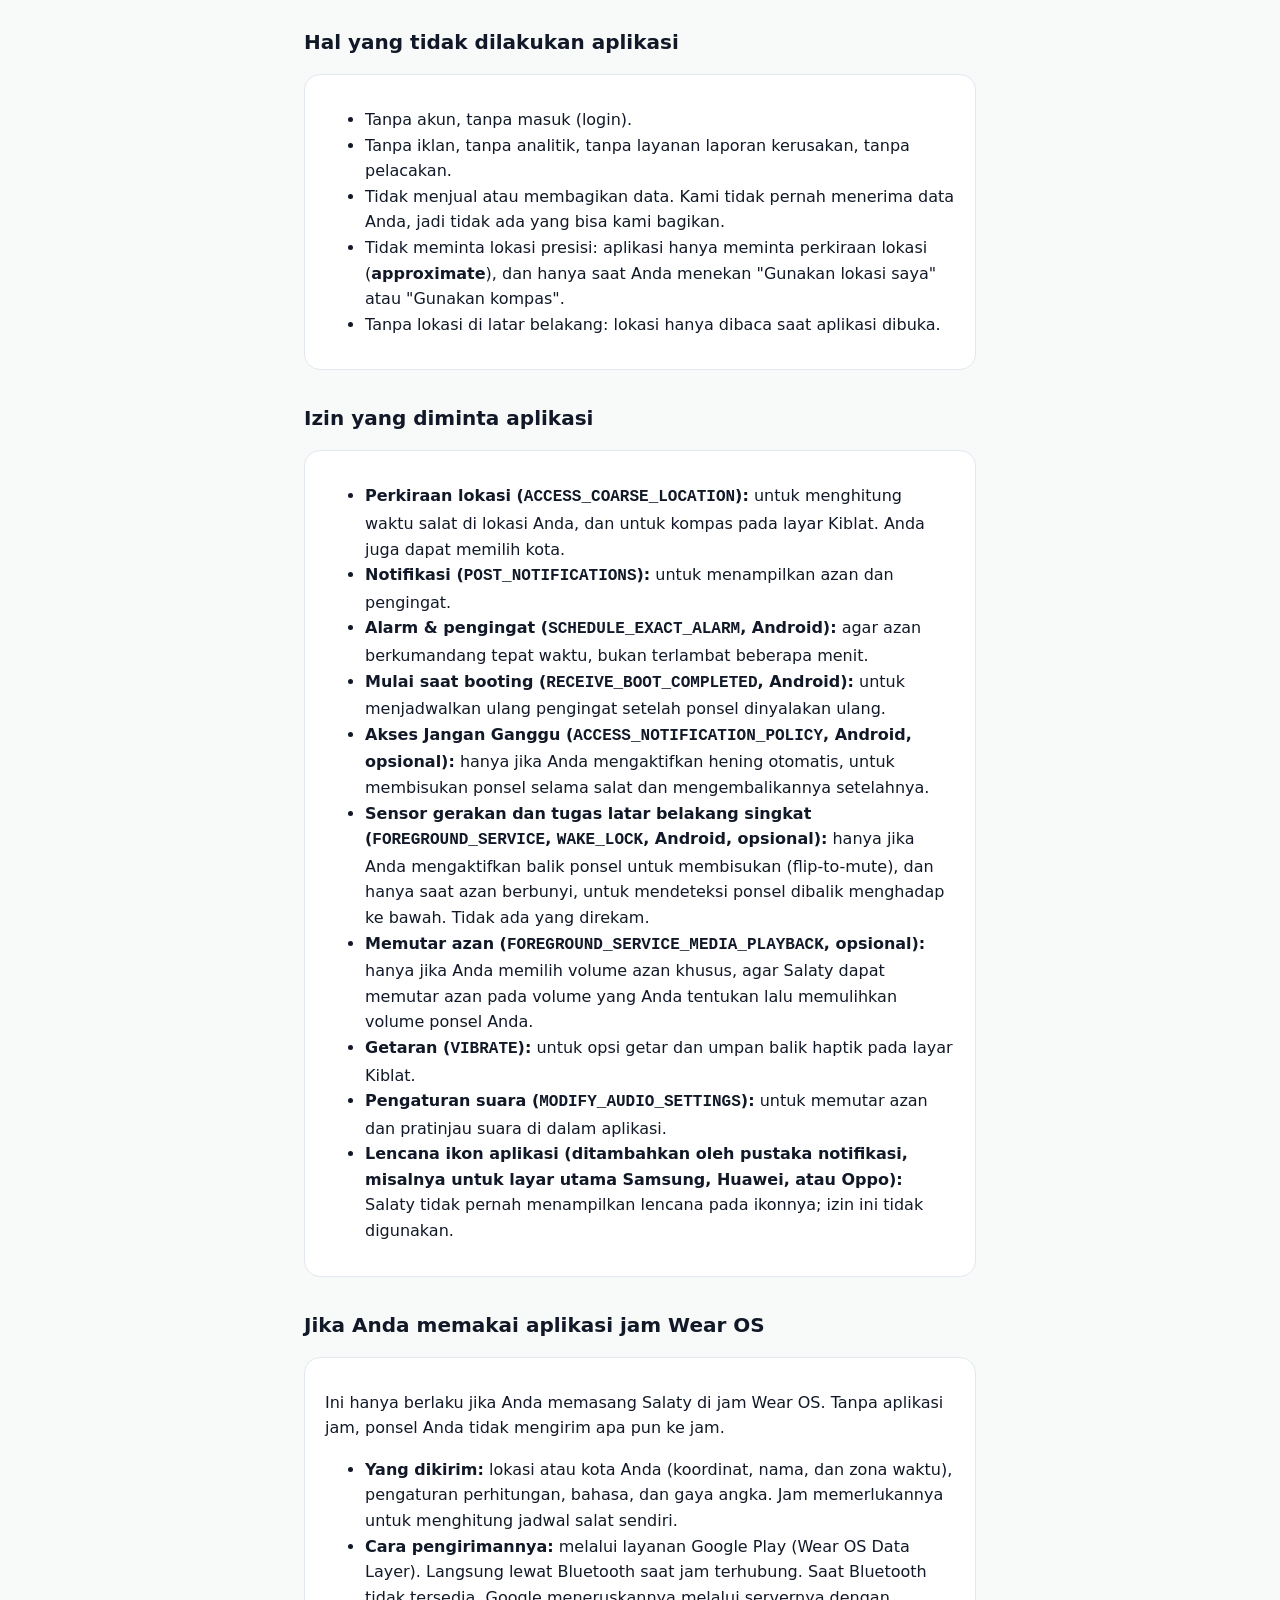
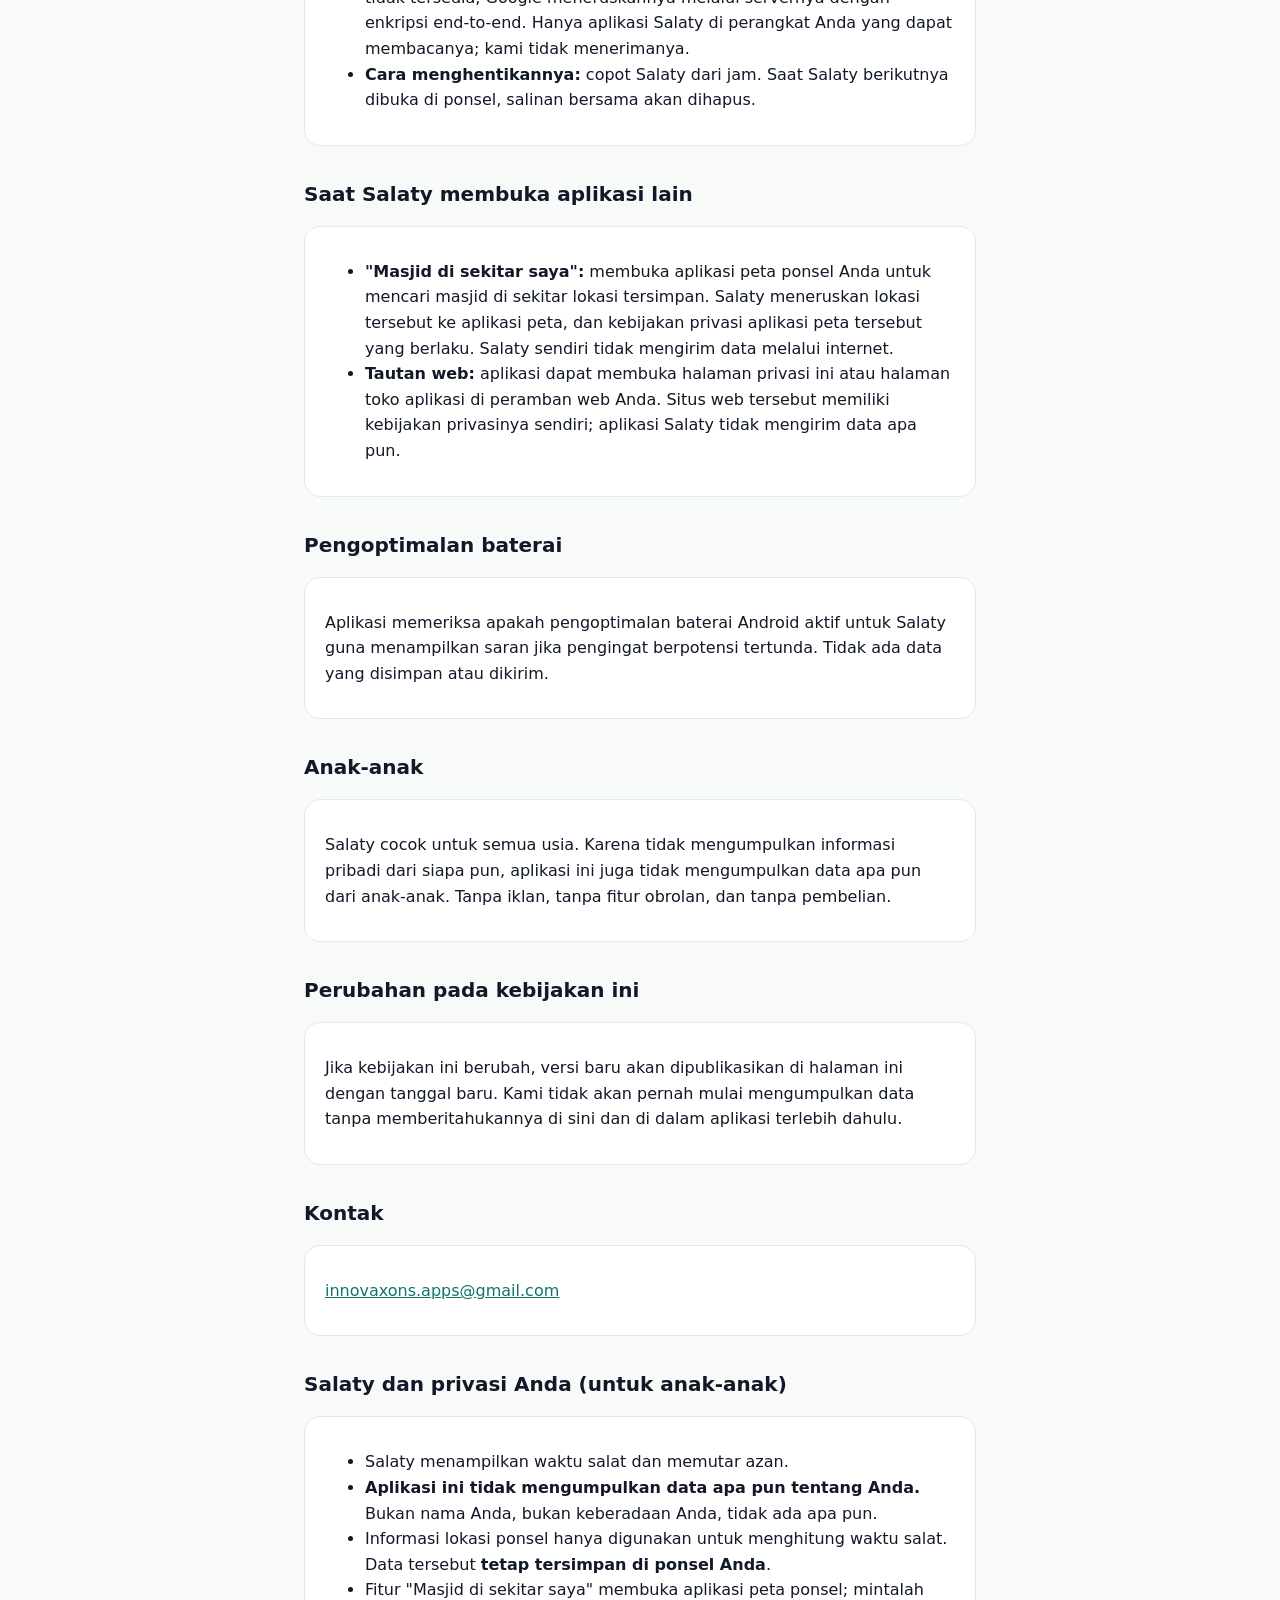
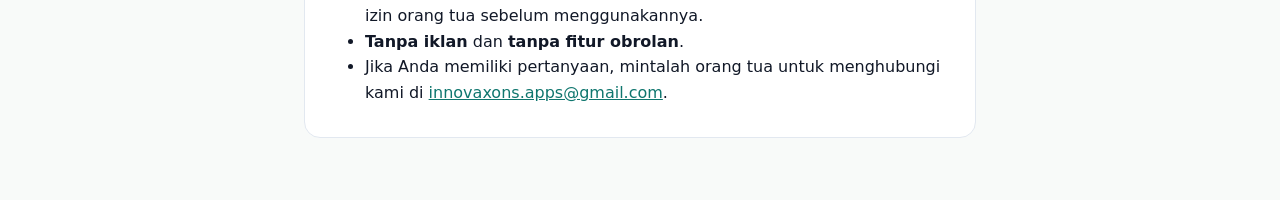
<file: id/privacy/index.html>
<!-- translation: needs native review (M2d-06) -->
<!doctype html>
<html lang="id" dir="ltr">
<head>
  <meta charset="utf-8">
  <meta name="viewport" content="width=device-width, initial-scale=1">
  <title>Salaty: Kebijakan Privasi</title>
  <meta name="description" content="Salaty tidak mengumpulkan data apa pun.">
  <link rel="canonical" href="https://salaty.innovaxons.com/privacy/">
  <link rel="alternate" hreflang="x-default" href="https://salaty.innovaxons.com/privacy/">
  <link rel="alternate" hreflang="en" href="https://salaty.innovaxons.com/privacy/">
  <link rel="alternate" hreflang="ar" href="https://salaty.innovaxons.com/ar/privacy/">
  <link rel="alternate" hreflang="id" href="https://salaty.innovaxons.com/id/privacy/">
  <link rel="alternate" hreflang="ur" href="https://salaty.innovaxons.com/ur/privacy/">
  <link rel="alternate" hreflang="tr" href="https://salaty.innovaxons.com/tr/privacy/">
  <link rel="alternate" hreflang="fr" href="https://salaty.innovaxons.com/fr/privacy/">
  <link rel="stylesheet" href="/style.css">
</head>
<body>
  <a href="#content" class="sr-only">Lewati ke konten</a>
  <main id="content">
    <nav class="lang-switcher" aria-label="Language">
      <a href="/privacy/" lang="en">English</a> · 
      <a href="/ar/privacy/" lang="ar" dir="rtl">العربية</a> · 
      <strong>Bahasa Indonesia</strong> · 
      <a href="/ur/privacy/" lang="ur" dir="rtl">اردو</a> · 
      <a href="/tr/privacy/" lang="tr">Türkçe</a> · 
      <a href="/fr/privacy/" lang="fr">Français</a>
    </nav>
    <nav class="page-nav">
      <a href="/id/">Salaty</a>
      <a href="#kids">Untuk anak-anak</a>
    </nav>
    <h1>Kebijakan Privasi</h1>
    <p class="muted">Terakhir diperbarui: 4 November 2026</p>

    <section>
      <h2>Ringkasan</h2>
      <p><strong>Salaty tidak mengumpulkan data apa pun tentang Anda.</strong> Segala sesuatu yang dibutuhkan aplikasi, termasuk lokasi Anda, tetap tersimpan di ponsel Anda. Aplikasi Android bahkan tidak memiliki izin internet, dan kami tidak memiliki server. Satu-satunya pengecualian adalah aplikasi jam opsional: jika Anda memasang Salaty di jam Wear OS, ponsel meneruskan pengaturan Anda ke jam (lihat di bawah).</p>
    </section>

    <h2>Data yang disimpan aplikasi dan lokasinya</h2>
    <section>
      <div class="table-container">
        <table>
          <thead>
            <tr>
              <th scope="col">Data</th>
              <th scope="col">Alasan</th>
              <th scope="col">Penyimpanan</th>
              <th scope="col">Cara menghapus</th>
            </tr>
          </thead>
          <tbody>
          <tr><td>Perkiraan lokasi Anda (atau kota pilihan Anda)</td><td>Untuk menghitung waktu salat dan arah kiblat</td><td>Di ponsel Anda, dan di jam Anda jika memasang aplikasi jam</td><td>Pengaturan → Atur Ulang Salaty, atau copot aplikasi</td></tr>
          <tr><td>Pengaturan Anda (metode perhitungan, pengingat, pilihan suara, penyesuaian)</td><td>Untuk mengingat preferensi Anda (termasuk suara azan, pengingat, dan ikamah)</td><td>Di ponsel Anda, dan di jam Anda jika memasang aplikasi jam</td><td>Pengaturan → Atur Ulang Salaty, atau copot aplikasi</td></tr>
          <tr><td>Jadwal pengingat salat</td><td>Untuk memutar azan dan pengingat tepat waktu</td><td>Hanya di ponsel Anda (sistem alarm ponsel)</td><td>Nonaktifkan pengingat, Atur Ulang, atau copot aplikasi</td></tr>
          <tr><td>Catatan riwayat pengingat</td><td>Untuk memeriksa ketepatan waktu azan (disimpan hingga 60 hari untuk layar kesehatan pengingat)</td><td>Hanya di ponsel Anda</td><td>Pengaturan → Atur Ulang Salaty, atau copot aplikasi</td></tr>
          <tr><td>Data widget</td><td>Jadwal salat 30 hari dan preferensi tampilan widget, agar widget layar utama berfungsi tanpa membuka aplikasi</td><td>Hanya di ponsel Anda</td><td>Hapus widget, Pengaturan → Atur Ulang Salaty, atau copot aplikasi</td></tr>
          </tbody>
        </table>
      </div>
      <p class="muted">Aplikasi tidak mencadangkan data ini ke Google Drive, iCloud, atau server mana pun.</p>
    </section>

    <h2>Hal yang tidak dilakukan aplikasi</h2>
    <section>
      <ul>
        <li>Tanpa akun, tanpa masuk (login).</li>
        <li>Tanpa iklan, tanpa analitik, tanpa layanan laporan kerusakan, tanpa pelacakan.</li>
        <li>Tidak menjual atau membagikan data. Kami tidak pernah menerima data Anda, jadi tidak ada yang bisa kami bagikan.</li>
        <li>Tidak meminta lokasi presisi: aplikasi hanya meminta perkiraan lokasi (<strong>approximate</strong>), dan hanya saat Anda menekan "Gunakan lokasi saya" atau "Gunakan kompas".</li>
        <li>Tanpa lokasi di latar belakang: lokasi hanya dibaca saat aplikasi dibuka.</li>
      </ul>
    </section>

    <h2>Izin yang diminta aplikasi</h2>
    <section>
      <ul>
        <li><strong>Perkiraan lokasi (<code>ACCESS_COARSE_LOCATION</code>):</strong> untuk menghitung waktu salat di lokasi Anda, dan untuk kompas pada layar Kiblat. Anda juga dapat memilih kota.</li>
        <li><strong>Notifikasi (<code>POST_NOTIFICATIONS</code>):</strong> untuk menampilkan azan dan pengingat.</li>
        <li><strong>Alarm &amp; pengingat (<code>SCHEDULE_EXACT_ALARM</code>, Android):</strong> agar azan berkumandang tepat waktu, bukan terlambat beberapa menit.</li>
        <li><strong>Mulai saat booting (<code>RECEIVE_BOOT_COMPLETED</code>, Android):</strong> untuk menjadwalkan ulang pengingat setelah ponsel dinyalakan ulang.</li>
        <li><strong>Akses Jangan Ganggu (<code>ACCESS_NOTIFICATION_POLICY</code>, Android, opsional):</strong> hanya jika Anda mengaktifkan hening otomatis, untuk membisukan ponsel selama salat dan mengembalikannya setelahnya.</li>
        <li><strong>Sensor gerakan dan tugas latar belakang singkat (<code>FOREGROUND_SERVICE</code>, <code>WAKE_LOCK</code>, Android, opsional):</strong> hanya jika Anda mengaktifkan balik ponsel untuk membisukan (flip-to-mute), dan hanya saat azan berbunyi, untuk mendeteksi ponsel dibalik menghadap ke bawah. Tidak ada yang direkam.</li>
        <li><strong>Memutar azan (<code>FOREGROUND_SERVICE_MEDIA_PLAYBACK</code>, opsional):</strong> hanya jika Anda memilih volume azan khusus, agar Salaty dapat memutar azan pada volume yang Anda tentukan lalu memulihkan volume ponsel Anda.</li>
        <li><strong>Getaran (<code>VIBRATE</code>):</strong> untuk opsi getar dan umpan balik haptik pada layar Kiblat.</li>
        <li><strong>Pengaturan suara (<code>MODIFY_AUDIO_SETTINGS</code>):</strong> untuk memutar azan dan pratinjau suara di dalam aplikasi.</li>
        <li><strong>Lencana ikon aplikasi (ditambahkan oleh pustaka notifikasi, misalnya untuk layar utama Samsung, Huawei, atau Oppo):</strong> Salaty tidak pernah menampilkan lencana pada ikonnya; izin ini tidak digunakan.</li>
      </ul>
    </section>

    <h2>Jika Anda memakai aplikasi jam Wear OS</h2>
    <section>
      <p>Ini hanya berlaku jika Anda memasang Salaty di jam Wear OS. Tanpa aplikasi jam, ponsel Anda tidak mengirim apa pun ke jam.</p>
      <ul>
        <li><strong>Yang dikirim:</strong> lokasi atau kota Anda (koordinat, nama, dan zona waktu), pengaturan perhitungan, bahasa, dan gaya angka. Jam memerlukannya untuk menghitung jadwal salat sendiri.</li>
        <li><strong>Cara pengirimannya:</strong> melalui layanan Google Play (Wear OS Data Layer). Langsung lewat Bluetooth saat jam terhubung. Saat Bluetooth tidak tersedia, Google meneruskannya melalui servernya dengan enkripsi end-to-end. Hanya aplikasi Salaty di perangkat Anda yang dapat membacanya; kami tidak menerimanya.</li>
        <li><strong>Cara menghentikannya:</strong> copot Salaty dari jam. Saat Salaty berikutnya dibuka di ponsel, salinan bersama akan dihapus.</li>
      </ul>
    </section>

    <h2>Saat Salaty membuka aplikasi lain</h2>
    <section>
      <ul>
        <li><strong>"Masjid di sekitar saya":</strong> membuka aplikasi peta ponsel Anda untuk mencari masjid di sekitar lokasi tersimpan. Salaty meneruskan lokasi tersebut ke aplikasi peta, dan kebijakan privasi aplikasi peta tersebut yang berlaku. Salaty sendiri tidak mengirim data melalui internet.</li>
        <li><strong>Tautan web:</strong> aplikasi dapat membuka halaman privasi ini atau halaman toko aplikasi di peramban web Anda. Situs web tersebut memiliki kebijakan privasinya sendiri; aplikasi Salaty tidak mengirim data apa pun.</li>
      </ul>
    </section>

    <h2>Pengoptimalan baterai</h2>
    <section>
      <p>Aplikasi memeriksa apakah pengoptimalan baterai Android aktif untuk Salaty guna menampilkan saran jika pengingat berpotensi tertunda. Tidak ada data yang disimpan atau dikirim.</p>
    </section>

    <h2>Anak-anak</h2>
    <section>
      <p>Salaty cocok untuk semua usia. Karena tidak mengumpulkan informasi pribadi dari siapa pun, aplikasi ini juga tidak mengumpulkan data apa pun dari anak-anak. Tanpa iklan, tanpa fitur obrolan, dan tanpa pembelian.</p>
    </section>

    <h2>Perubahan pada kebijakan ini</h2>
    <section>
      <p>Jika kebijakan ini berubah, versi baru akan dipublikasikan di halaman ini dengan tanggal baru. Kami tidak akan pernah mulai mengumpulkan data tanpa memberitahukannya di sini dan di dalam aplikasi terlebih dahulu.</p>
    </section>

    <h2>Kontak</h2>
    <section>
      <p><a href="mailto:innovaxons.apps@gmail.com">innovaxons.apps@gmail.com</a></p>
    </section>

    <h2 id="kids">Salaty dan privasi Anda (untuk anak-anak)</h2>
    <section>
      <ul>
        <li>Salaty menampilkan waktu salat dan memutar azan.</li>
        <li><strong>Aplikasi ini tidak mengumpulkan data apa pun tentang Anda.</strong> Bukan nama Anda, bukan keberadaan Anda, tidak ada apa pun.</li>
        <li>Informasi lokasi ponsel hanya digunakan untuk menghitung waktu salat. Data tersebut <strong>tetap tersimpan di ponsel Anda</strong>.</li>
        <li>Fitur "Masjid di sekitar saya" membuka aplikasi peta ponsel; mintalah izin orang tua sebelum menggunakannya.</li>
        <li><strong>Tanpa iklan</strong> dan <strong>tanpa fitur obrolan</strong>.</li>
        <li>Jika Anda memiliki pertanyaan, mintalah orang tua untuk menghubungi kami di <a href="mailto:innovaxons.apps@gmail.com">innovaxons.apps@gmail.com</a>.</li>
      </ul>
    </section>
  </main>
</body>
</html>
</file>
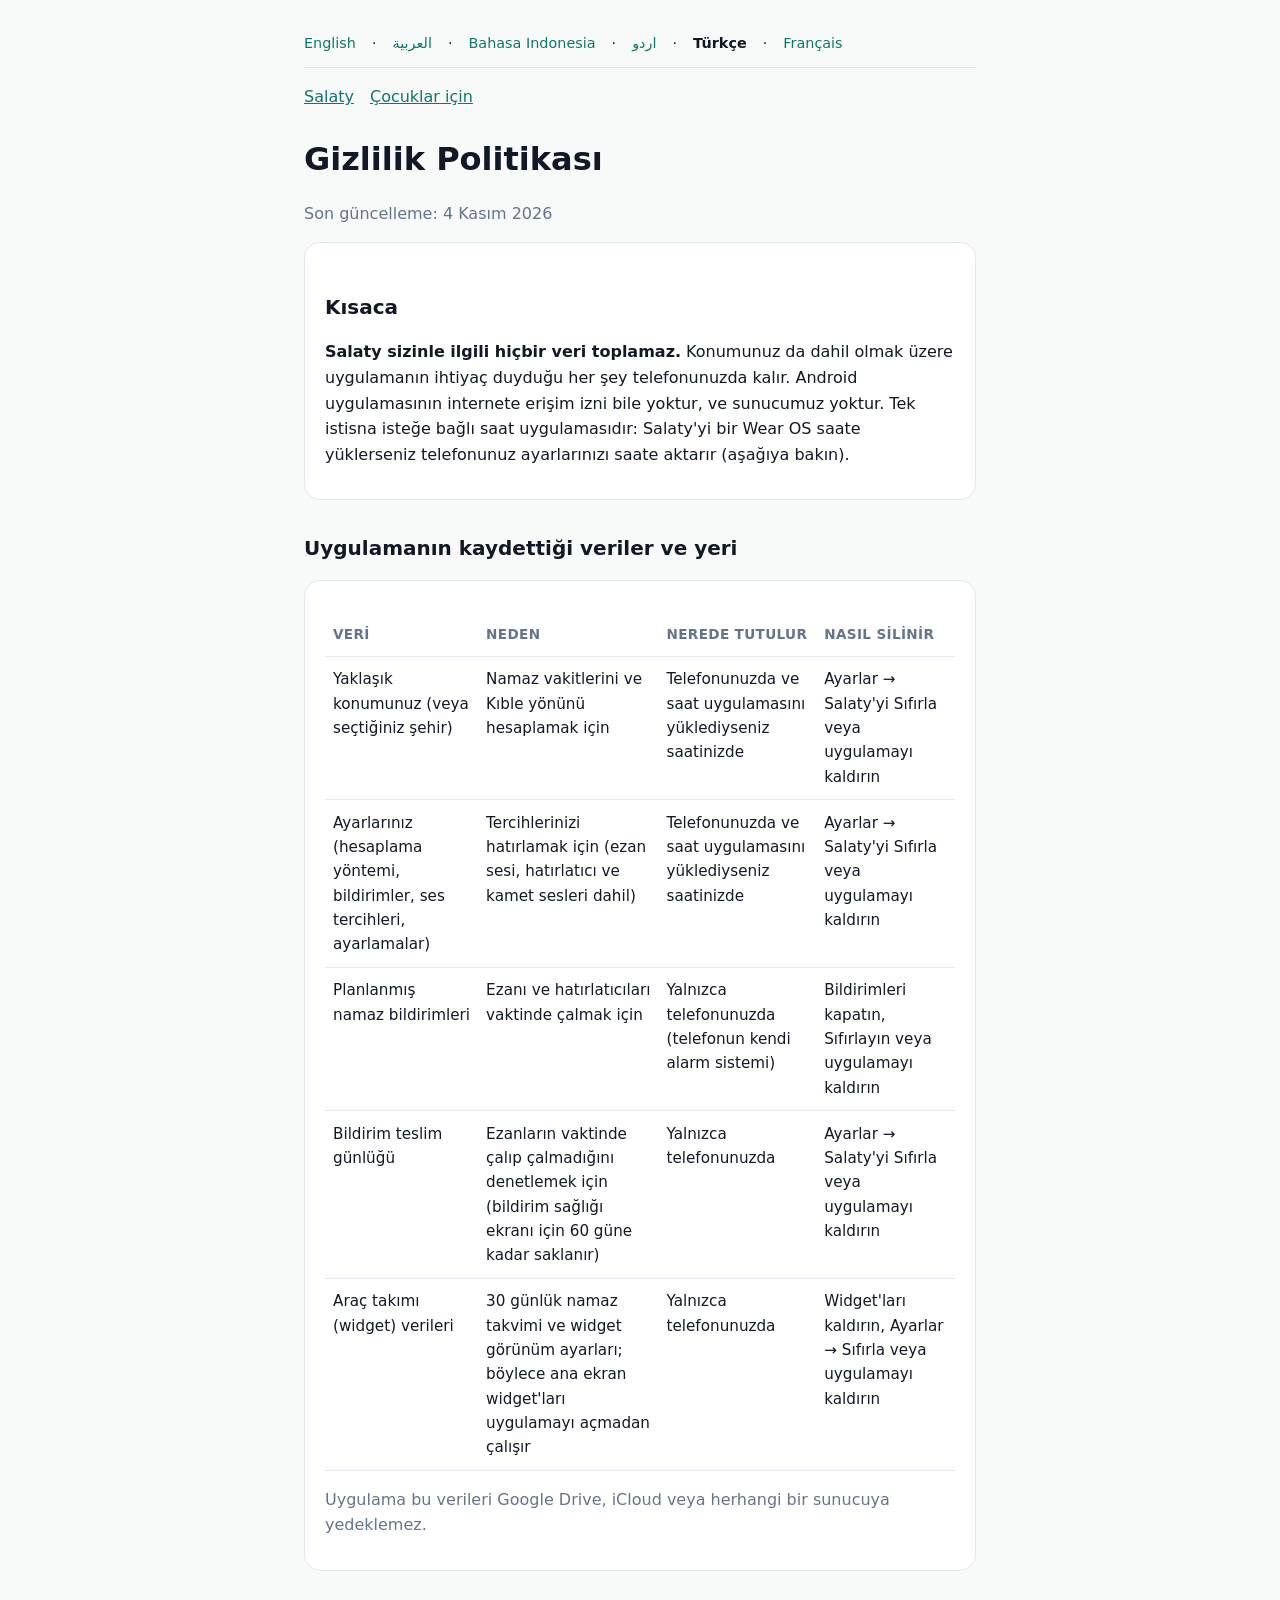
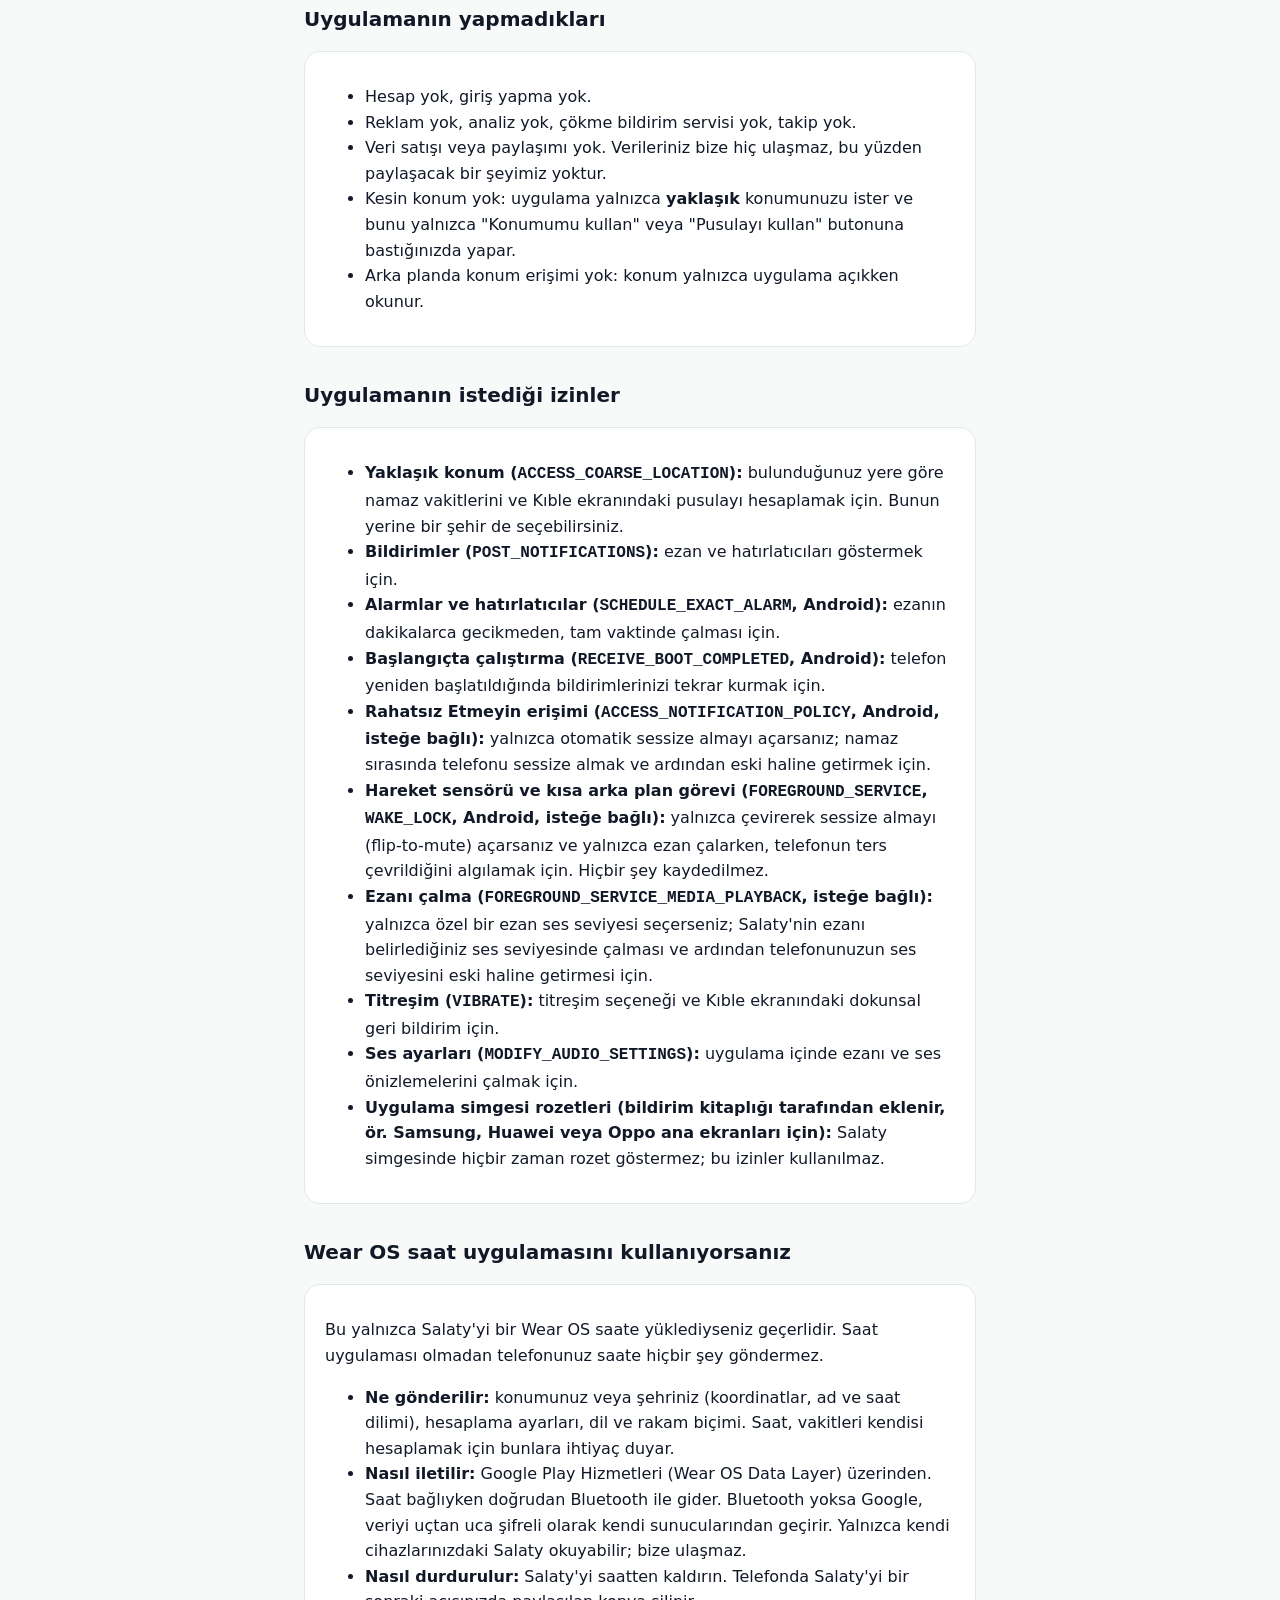
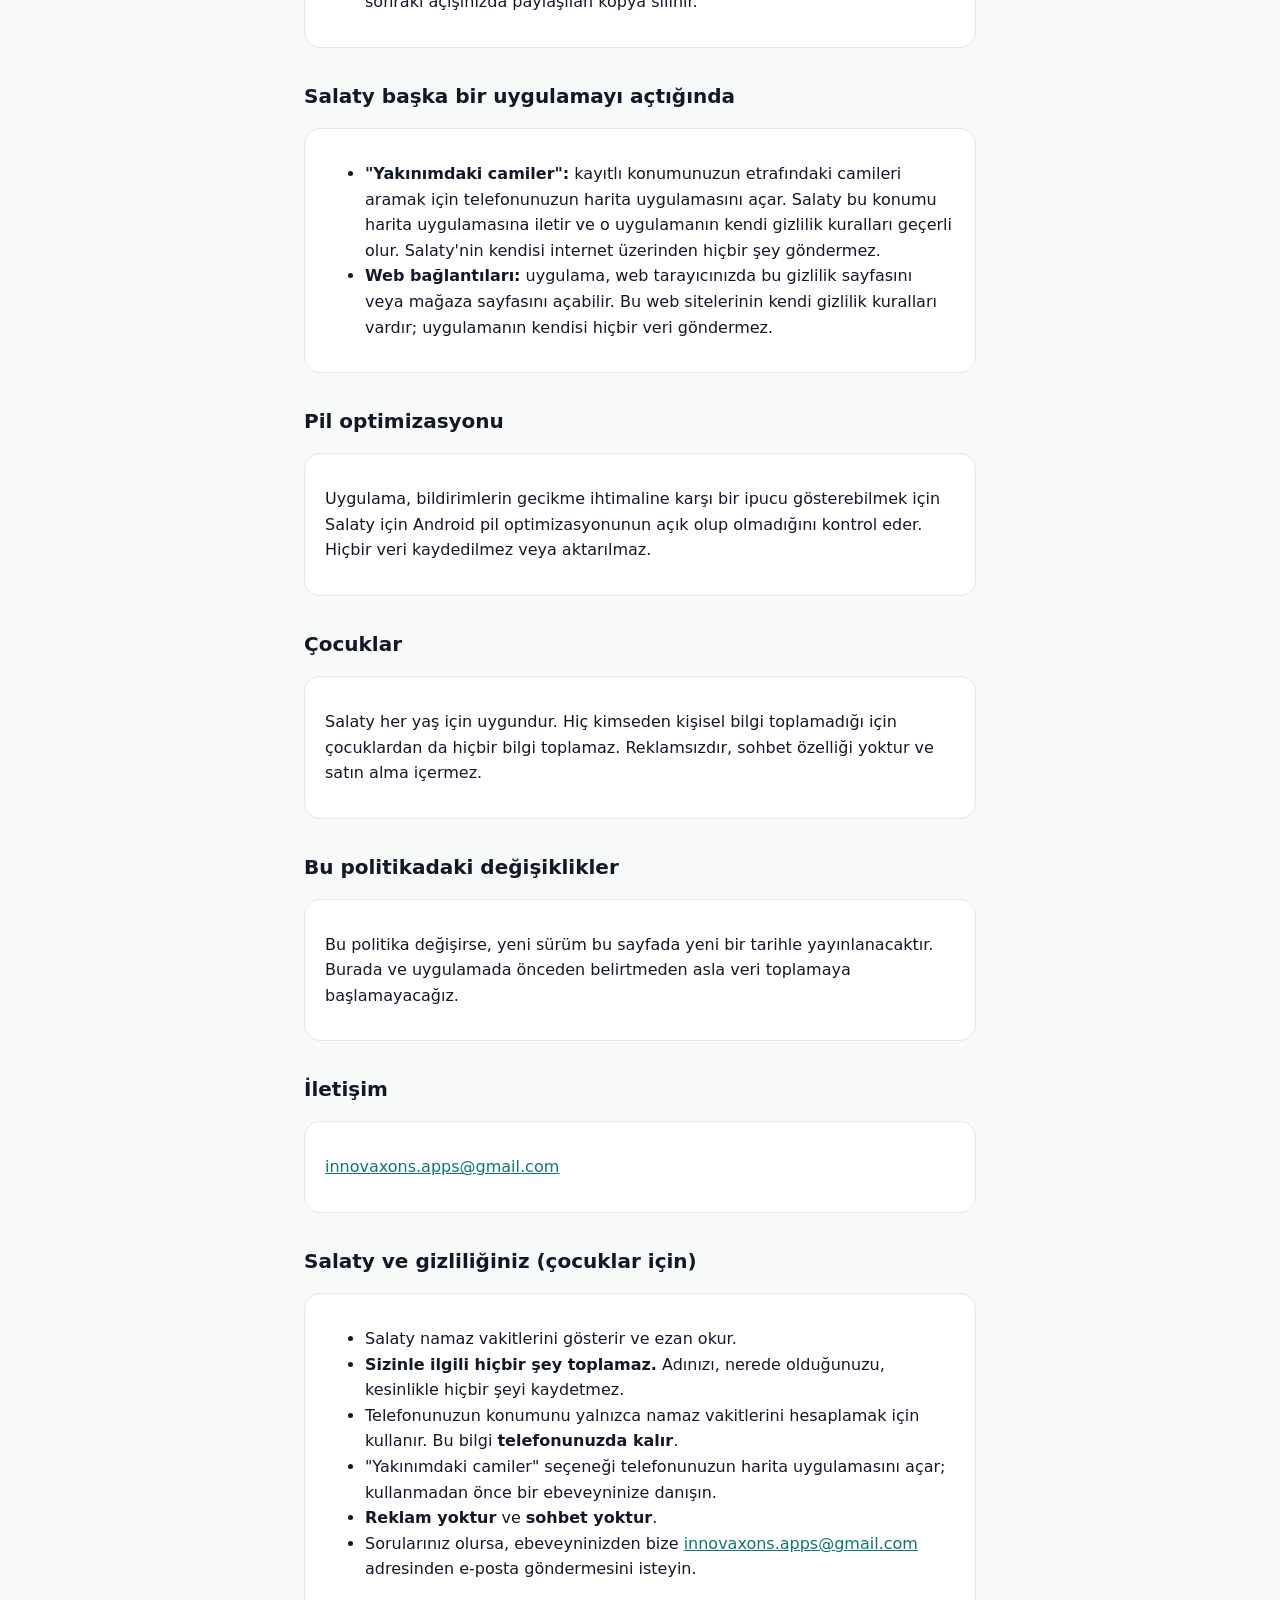
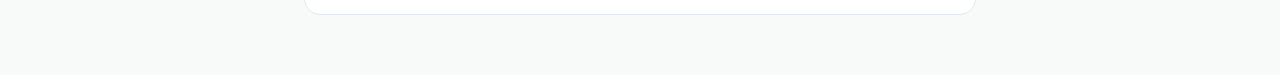
<file: tr/privacy/index.html>
<!-- translation: needs native review (M2d-06) -->
<!doctype html>
<html lang="tr" dir="ltr">
<head>
  <meta charset="utf-8">
  <meta name="viewport" content="width=device-width, initial-scale=1">
  <title>Salaty: Gizlilik Politikası</title>
  <meta name="description" content="Salaty hiçbir verinizi toplamaz.">
  <link rel="canonical" href="https://salaty.innovaxons.com/privacy/">
  <link rel="alternate" hreflang="x-default" href="https://salaty.innovaxons.com/privacy/">
  <link rel="alternate" hreflang="en" href="https://salaty.innovaxons.com/privacy/">
  <link rel="alternate" hreflang="ar" href="https://salaty.innovaxons.com/ar/privacy/">
  <link rel="alternate" hreflang="id" href="https://salaty.innovaxons.com/id/privacy/">
  <link rel="alternate" hreflang="ur" href="https://salaty.innovaxons.com/ur/privacy/">
  <link rel="alternate" hreflang="tr" href="https://salaty.innovaxons.com/tr/privacy/">
  <link rel="alternate" hreflang="fr" href="https://salaty.innovaxons.com/fr/privacy/">
  <link rel="stylesheet" href="/style.css">
</head>
<body>
  <a href="#content" class="sr-only">İçeriğe atla</a>
  <main id="content">
    <nav class="lang-switcher" aria-label="Language">
      <a href="/privacy/" lang="en">English</a> · 
      <a href="/ar/privacy/" lang="ar" dir="rtl">العربية</a> · 
      <a href="/id/privacy/" lang="id">Bahasa Indonesia</a> · 
      <a href="/ur/privacy/" lang="ur" dir="rtl">اردو</a> · 
      <strong>Türkçe</strong> · 
      <a href="/fr/privacy/" lang="fr">Français</a>
    </nav>
    <nav class="page-nav">
      <a href="/tr/">Salaty</a>
      <a href="#kids">Çocuklar için</a>
    </nav>
    <h1>Gizlilik Politikası</h1>
    <p class="muted">Son güncelleme: 4 Kasım 2026</p>

    <section>
      <h2>Kısaca</h2>
      <p><strong>Salaty sizinle ilgili hiçbir veri toplamaz.</strong> Konumunuz da dahil olmak üzere uygulamanın ihtiyaç duyduğu her şey telefonunuzda kalır. Android uygulamasının internete erişim izni bile yoktur, ve sunucumuz yoktur. Tek istisna isteğe bağlı saat uygulamasıdır: Salaty'yi bir Wear OS saate yüklerseniz telefonunuz ayarlarınızı saate aktarır (aşağıya bakın).</p>
    </section>

    <h2>Uygulamanın kaydettiği veriler ve yeri</h2>
    <section>
      <div class="table-container">
        <table>
          <thead>
            <tr>
              <th scope="col">Veri</th>
              <th scope="col">Neden</th>
              <th scope="col">Nerede tutulur</th>
              <th scope="col">Nasıl silinir</th>
            </tr>
          </thead>
          <tbody>
          <tr><td>Yaklaşık konumunuz (veya seçtiğiniz şehir)</td><td>Namaz vakitlerini ve Kıble yönünü hesaplamak için</td><td>Telefonunuzda ve saat uygulamasını yüklediyseniz saatinizde</td><td>Ayarlar → Salaty'yi Sıfırla veya uygulamayı kaldırın</td></tr>
          <tr><td>Ayarlarınız (hesaplama yöntemi, bildirimler, ses tercihleri, ayarlamalar)</td><td>Tercihlerinizi hatırlamak için (ezan sesi, hatırlatıcı ve kamet sesleri dahil)</td><td>Telefonunuzda ve saat uygulamasını yüklediyseniz saatinizde</td><td>Ayarlar → Salaty'yi Sıfırla veya uygulamayı kaldırın</td></tr>
          <tr><td>Planlanmış namaz bildirimleri</td><td>Ezanı ve hatırlatıcıları vaktinde çalmak için</td><td>Yalnızca telefonunuzda (telefonun kendi alarm sistemi)</td><td>Bildirimleri kapatın, Sıfırlayın veya uygulamayı kaldırın</td></tr>
          <tr><td>Bildirim teslim günlüğü</td><td>Ezanların vaktinde çalıp çalmadığını denetlemek için (bildirim sağlığı ekranı için 60 güne kadar saklanır)</td><td>Yalnızca telefonunuzda</td><td>Ayarlar → Salaty'yi Sıfırla veya uygulamayı kaldırın</td></tr>
          <tr><td>Araç takımı (widget) verileri</td><td>30 günlük namaz takvimi ve widget görünüm ayarları; böylece ana ekran widget'ları uygulamayı açmadan çalışır</td><td>Yalnızca telefonunuzda</td><td>Widget'ları kaldırın, Ayarlar → Sıfırla veya uygulamayı kaldırın</td></tr>
          </tbody>
        </table>
      </div>
      <p class="muted">Uygulama bu verileri Google Drive, iCloud veya herhangi bir sunucuya yedeklemez.</p>
    </section>

    <h2>Uygulamanın yapmadıkları</h2>
    <section>
      <ul>
        <li>Hesap yok, giriş yapma yok.</li>
        <li>Reklam yok, analiz yok, çökme bildirim servisi yok, takip yok.</li>
        <li>Veri satışı veya paylaşımı yok. Verileriniz bize hiç ulaşmaz, bu yüzden paylaşacak bir şeyimiz yoktur.</li>
        <li>Kesin konum yok: uygulama yalnızca <strong>yaklaşık</strong> konumunuzu ister ve bunu yalnızca "Konumumu kullan" veya "Pusulayı kullan" butonuna bastığınızda yapar.</li>
        <li>Arka planda konum erişimi yok: konum yalnızca uygulama açıkken okunur.</li>
      </ul>
    </section>

    <h2>Uygulamanın istediği izinler</h2>
    <section>
      <ul>
        <li><strong>Yaklaşık konum (<code>ACCESS_COARSE_LOCATION</code>):</strong> bulunduğunuz yere göre namaz vakitlerini ve Kıble ekranındaki pusulayı hesaplamak için. Bunun yerine bir şehir de seçebilirsiniz.</li>
        <li><strong>Bildirimler (<code>POST_NOTIFICATIONS</code>):</strong> ezan ve hatırlatıcıları göstermek için.</li>
        <li><strong>Alarmlar ve hatırlatıcılar (<code>SCHEDULE_EXACT_ALARM</code>, Android):</strong> ezanın dakikalarca gecikmeden, tam vaktinde çalması için.</li>
        <li><strong>Başlangıçta çalıştırma (<code>RECEIVE_BOOT_COMPLETED</code>, Android):</strong> telefon yeniden başlatıldığında bildirimlerinizi tekrar kurmak için.</li>
        <li><strong>Rahatsız Etmeyin erişimi (<code>ACCESS_NOTIFICATION_POLICY</code>, Android, isteğe bağlı):</strong> yalnızca otomatik sessize almayı açarsanız; namaz sırasında telefonu sessize almak ve ardından eski haline getirmek için.</li>
        <li><strong>Hareket sensörü ve kısa arka plan görevi (<code>FOREGROUND_SERVICE</code>, <code>WAKE_LOCK</code>, Android, isteğe bağlı):</strong> yalnızca çevirerek sessize almayı (flip-to-mute) açarsanız ve yalnızca ezan çalarken, telefonun ters çevrildiğini algılamak için. Hiçbir şey kaydedilmez.</li>
        <li><strong>Ezanı çalma (<code>FOREGROUND_SERVICE_MEDIA_PLAYBACK</code>, isteğe bağlı):</strong> yalnızca özel bir ezan ses seviyesi seçerseniz; Salaty'nin ezanı belirlediğiniz ses seviyesinde çalması ve ardından telefonunuzun ses seviyesini eski haline getirmesi için.</li>
        <li><strong>Titreşim (<code>VIBRATE</code>):</strong> titreşim seçeneği ve Kıble ekranındaki dokunsal geri bildirim için.</li>
        <li><strong>Ses ayarları (<code>MODIFY_AUDIO_SETTINGS</code>):</strong> uygulama içinde ezanı ve ses önizlemelerini çalmak için.</li>
        <li><strong>Uygulama simgesi rozetleri (bildirim kitaplığı tarafından eklenir, ör. Samsung, Huawei veya Oppo ana ekranları için):</strong> Salaty simgesinde hiçbir zaman rozet göstermez; bu izinler kullanılmaz.</li>
      </ul>
    </section>

    <h2>Wear OS saat uygulamasını kullanıyorsanız</h2>
    <section>
      <p>Bu yalnızca Salaty'yi bir Wear OS saate yüklediyseniz geçerlidir. Saat uygulaması olmadan telefonunuz saate hiçbir şey göndermez.</p>
      <ul>
        <li><strong>Ne gönderilir:</strong> konumunuz veya şehriniz (koordinatlar, ad ve saat dilimi), hesaplama ayarları, dil ve rakam biçimi. Saat, vakitleri kendisi hesaplamak için bunlara ihtiyaç duyar.</li>
        <li><strong>Nasıl iletilir:</strong> Google Play Hizmetleri (Wear OS Data Layer) üzerinden. Saat bağlıyken doğrudan Bluetooth ile gider. Bluetooth yoksa Google, veriyi uçtan uca şifreli olarak kendi sunucularından geçirir. Yalnızca kendi cihazlarınızdaki Salaty okuyabilir; bize ulaşmaz.</li>
        <li><strong>Nasıl durdurulur:</strong> Salaty'yi saatten kaldırın. Telefonda Salaty'yi bir sonraki açışınızda paylaşılan kopya silinir.</li>
      </ul>
    </section>

    <h2>Salaty başka bir uygulamayı açtığında</h2>
    <section>
      <ul>
        <li><strong>"Yakınımdaki camiler":</strong> kayıtlı konumunuzun etrafındaki camileri aramak için telefonunuzun harita uygulamasını açar. Salaty bu konumu harita uygulamasına iletir ve o uygulamanın kendi gizlilik kuralları geçerli olur. Salaty'nin kendisi internet üzerinden hiçbir şey göndermez.</li>
        <li><strong>Web bağlantıları:</strong> uygulama, web tarayıcınızda bu gizlilik sayfasını veya mağaza sayfasını açabilir. Bu web sitelerinin kendi gizlilik kuralları vardır; uygulamanın kendisi hiçbir veri göndermez.</li>
      </ul>
    </section>

    <h2>Pil optimizasyonu</h2>
    <section>
      <p>Uygulama, bildirimlerin gecikme ihtimaline karşı bir ipucu gösterebilmek için Salaty için Android pil optimizasyonunun açık olup olmadığını kontrol eder. Hiçbir veri kaydedilmez veya aktarılmaz.</p>
    </section>

    <h2>Çocuklar</h2>
    <section>
      <p>Salaty her yaş için uygundur. Hiç kimseden kişisel bilgi toplamadığı için çocuklardan da hiçbir bilgi toplamaz. Reklamsızdır, sohbet özelliği yoktur ve satın alma içermez.</p>
    </section>

    <h2>Bu politikadaki değişiklikler</h2>
    <section>
      <p>Bu politika değişirse, yeni sürüm bu sayfada yeni bir tarihle yayınlanacaktır. Burada ve uygulamada önceden belirtmeden asla veri toplamaya başlamayacağız.</p>
    </section>

    <h2>İletişim</h2>
    <section>
      <p><a href="mailto:innovaxons.apps@gmail.com">innovaxons.apps@gmail.com</a></p>
    </section>

    <h2 id="kids">Salaty ve gizliliğiniz (çocuklar için)</h2>
    <section>
      <ul>
        <li>Salaty namaz vakitlerini gösterir ve ezan okur.</li>
        <li><strong>Sizinle ilgili hiçbir şey toplamaz.</strong> Adınızı, nerede olduğunuzu, kesinlikle hiçbir şeyi kaydetmez.</li>
        <li>Telefonunuzun konumunu yalnızca namaz vakitlerini hesaplamak için kullanır. Bu bilgi <strong>telefonunuzda kalır</strong>.</li>
        <li>"Yakınımdaki camiler" seçeneği telefonunuzun harita uygulamasını açar; kullanmadan önce bir ebeveyninize danışın.</li>
        <li><strong>Reklam yoktur</strong> ve <strong>sohbet yoktur</strong>.</li>
        <li>Sorularınız olursa, ebeveyninizden bize <a href="mailto:innovaxons.apps@gmail.com">innovaxons.apps@gmail.com</a> adresinden e-posta göndermesini isteyin.</li>
      </ul>
    </section>
  </main>
</body>
</html>
</file>
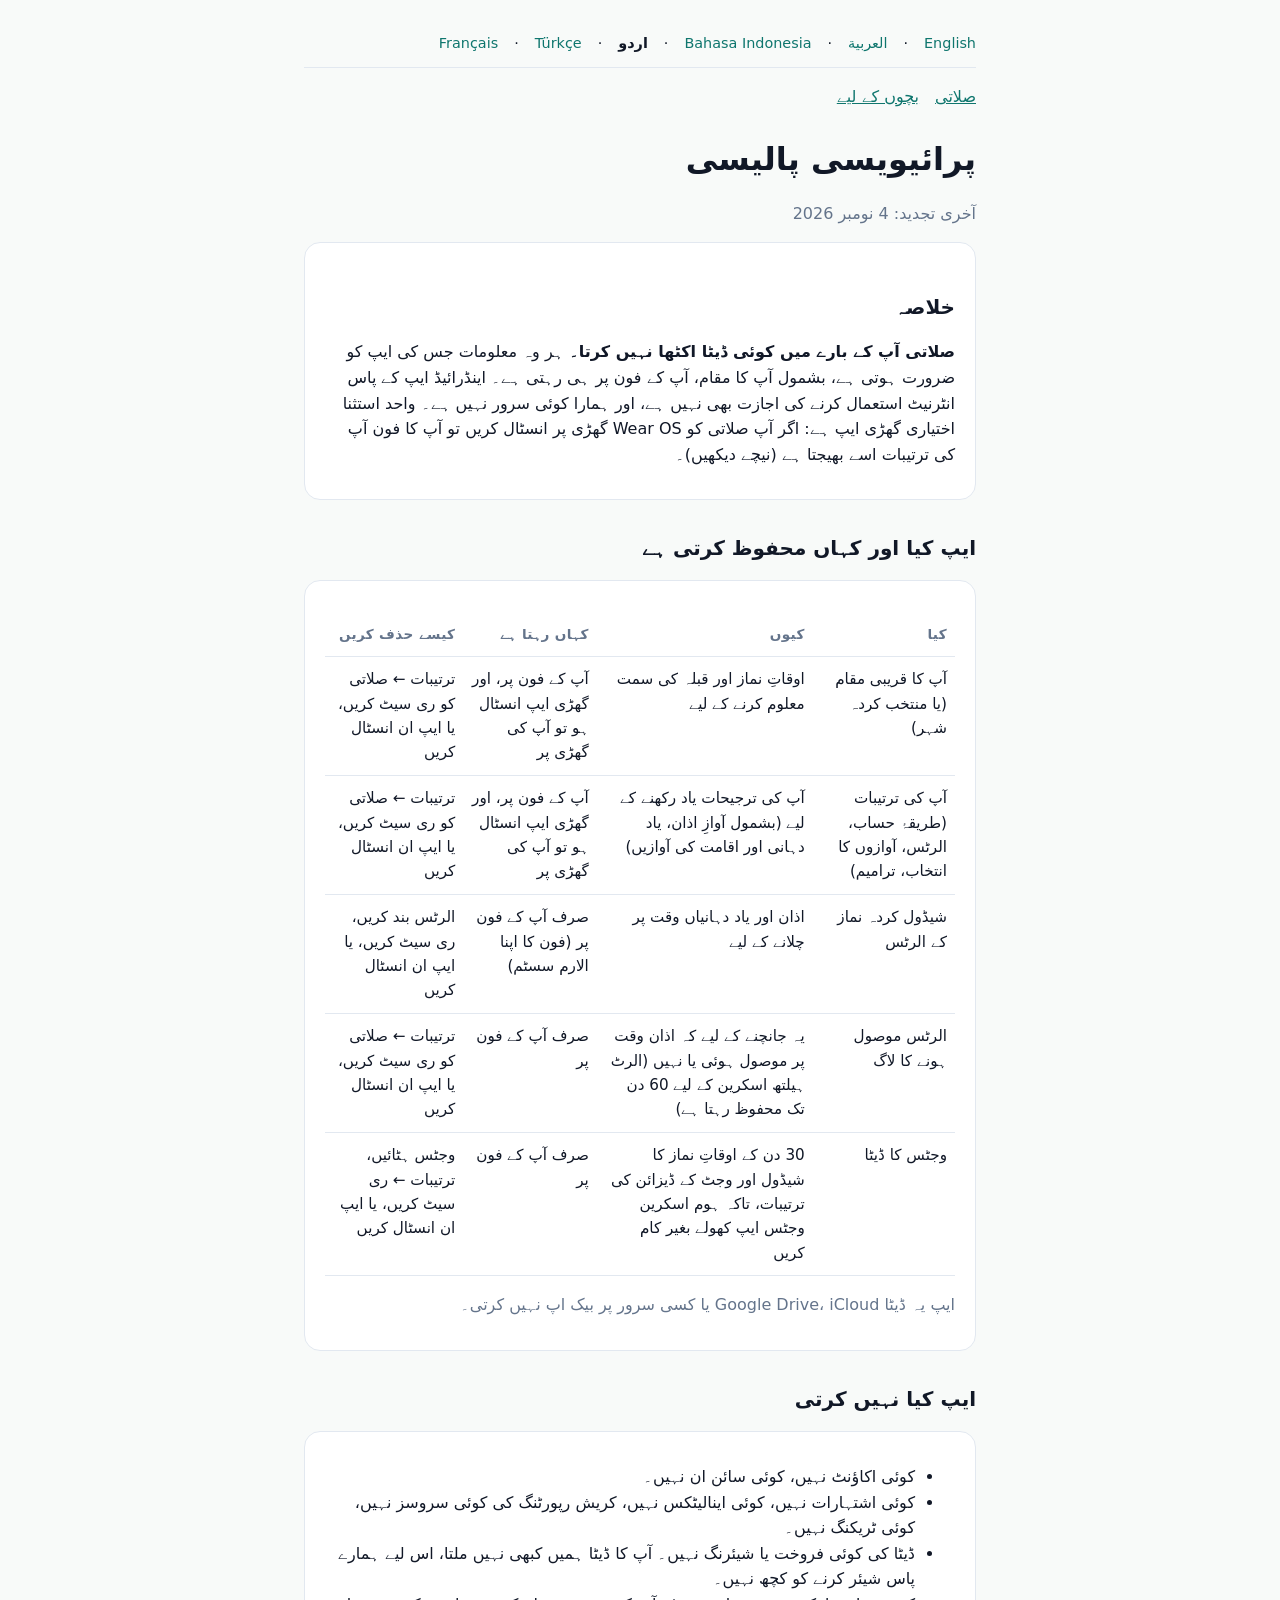
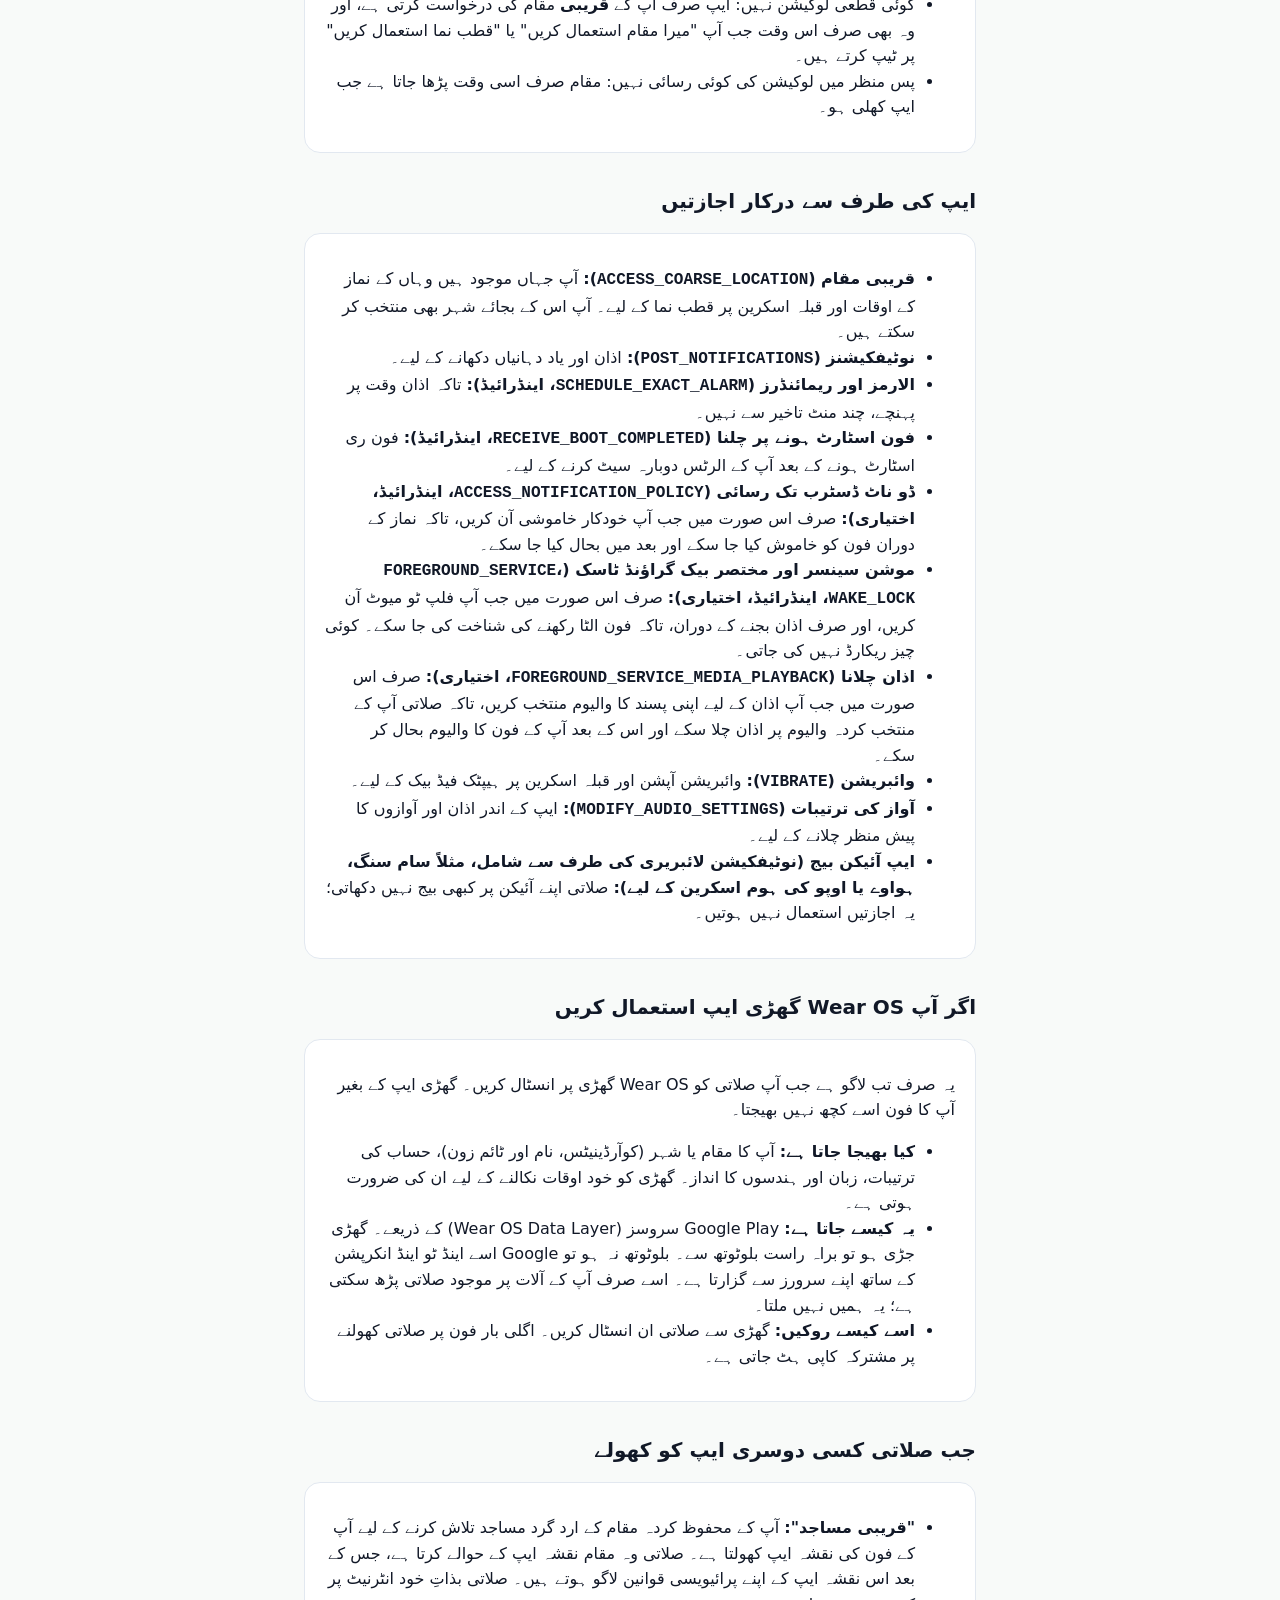
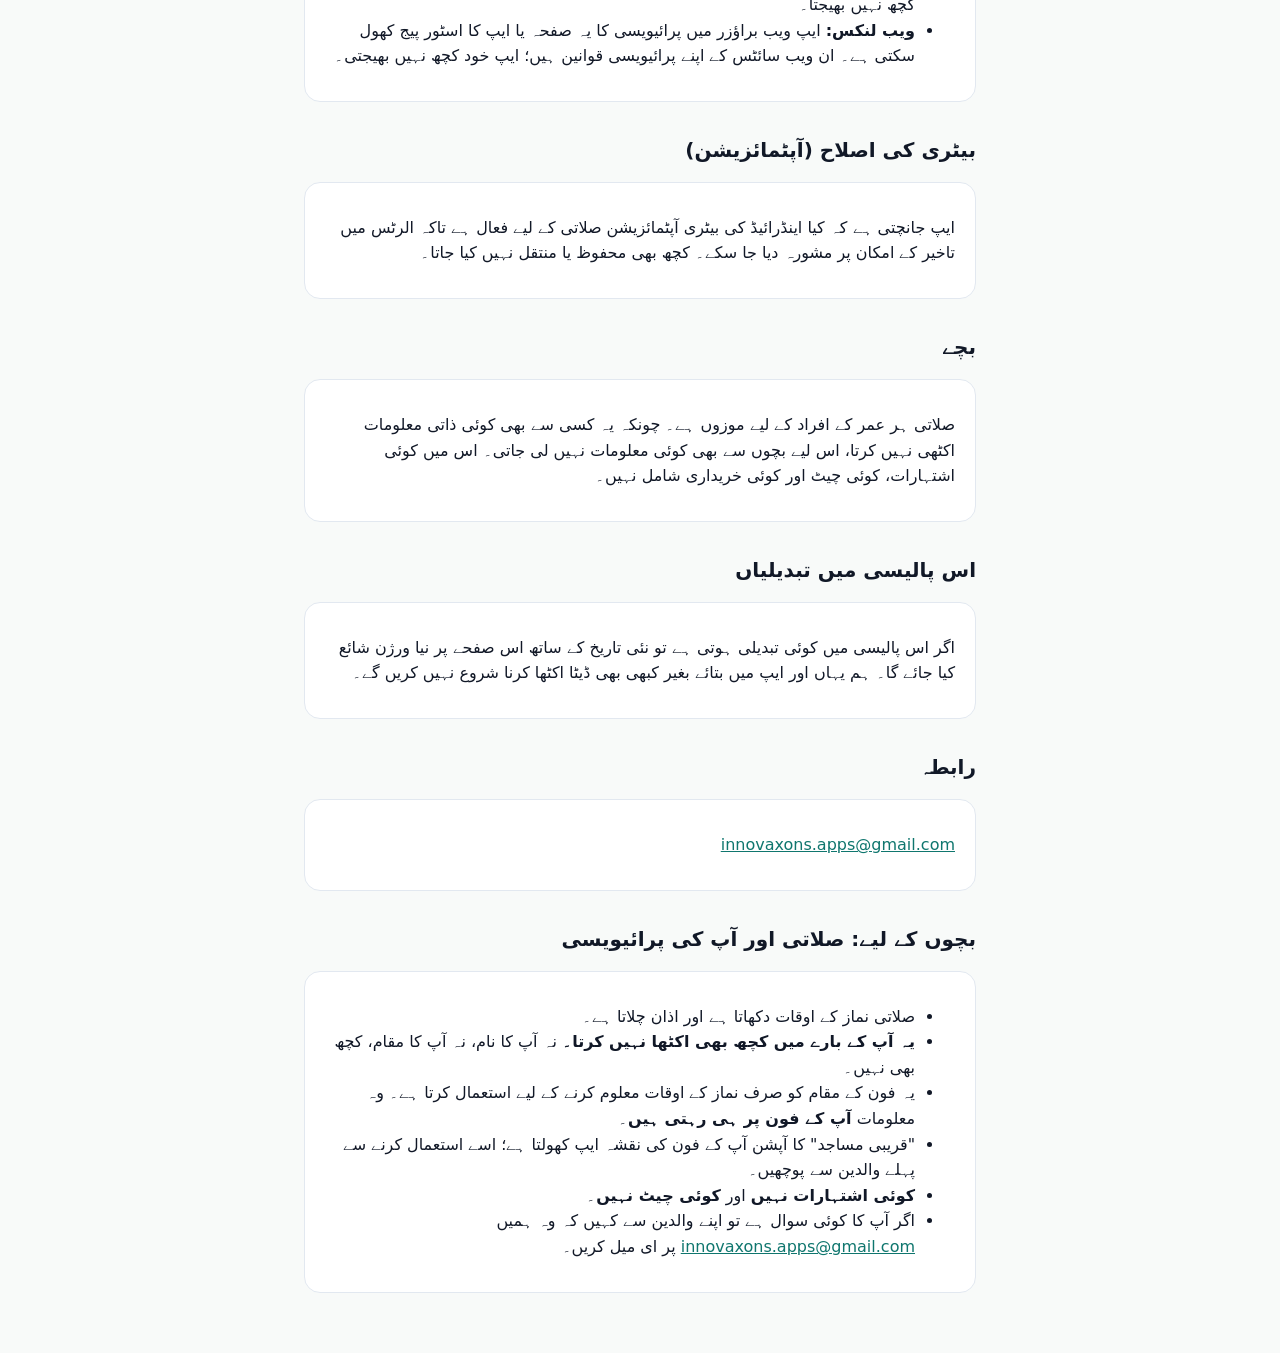
<file: ur/privacy/index.html>
<!-- translation: needs native review (M2d-06) -->
<!doctype html>
<html lang="ur" dir="rtl">
<head>
  <meta charset="utf-8">
  <meta name="viewport" content="width=device-width, initial-scale=1">
  <title>صلاتی: پرائیویسی پالیسی</title>
  <meta name="description" content="صلاتی آپ کا کوئی ڈیٹا اکٹھا نہیں کرتا۔">
  <link rel="canonical" href="https://salaty.innovaxons.com/privacy/">
  <link rel="alternate" hreflang="x-default" href="https://salaty.innovaxons.com/privacy/">
  <link rel="alternate" hreflang="en" href="https://salaty.innovaxons.com/privacy/">
  <link rel="alternate" hreflang="ar" href="https://salaty.innovaxons.com/ar/privacy/">
  <link rel="alternate" hreflang="id" href="https://salaty.innovaxons.com/id/privacy/">
  <link rel="alternate" hreflang="ur" href="https://salaty.innovaxons.com/ur/privacy/">
  <link rel="alternate" hreflang="tr" href="https://salaty.innovaxons.com/tr/privacy/">
  <link rel="alternate" hreflang="fr" href="https://salaty.innovaxons.com/fr/privacy/">
  <link rel="stylesheet" href="/style.css">
</head>
<body>
  <a href="#content" class="sr-only">مواد پر جائیں</a>
  <main id="content">
    <nav class="lang-switcher" aria-label="Language">
      <a href="/privacy/" lang="en">English</a> · 
      <a href="/ar/privacy/" lang="ar" dir="rtl">العربية</a> · 
      <a href="/id/privacy/" lang="id">Bahasa Indonesia</a> · 
      <strong>اردو</strong> · 
      <a href="/tr/privacy/" lang="tr">Türkçe</a> · 
      <a href="/fr/privacy/" lang="fr">Français</a>
    </nav>
    <nav class="page-nav">
      <a href="/ur/">صلاتی</a>
      <a href="#kids">بچوں کے لیے</a>
    </nav>
    <h1>پرائیویسی پالیسی</h1>
    <p class="muted">آخری تجدید: 4 نومبر 2026</p>

    <section>
      <h2>خلاصہ</h2>
      <p><strong>صلاتی آپ کے بارے میں کوئی ڈیٹا اکٹھا نہیں کرتا۔</strong> ہر وہ معلومات جس کی ایپ کو ضرورت ہوتی ہے، بشمول آپ کا مقام، آپ کے فون پر ہی رہتی ہے۔ اینڈرائیڈ ایپ کے پاس انٹرنیٹ استعمال کرنے کی اجازت بھی نہیں ہے، اور ہمارا کوئی سرور نہیں ہے۔ واحد استثنا اختیاری گھڑی ایپ ہے: اگر آپ صلاتی کو Wear OS گھڑی پر انسٹال کریں تو آپ کا فون آپ کی ترتیبات اسے بھیجتا ہے (نیچے دیکھیں)۔</p>
    </section>

    <h2>ایپ کیا اور کہاں محفوظ کرتی ہے</h2>
    <section>
      <div class="table-container">
        <table>
          <thead>
            <tr>
              <th scope="col">کیا</th>
              <th scope="col">کیوں</th>
              <th scope="col">کہاں رہتا ہے</th>
              <th scope="col">کیسے حذف کریں</th>
            </tr>
          </thead>
          <tbody>
          <tr><td>آپ کا قریبی مقام (یا منتخب کردہ شہر)</td><td>اوقاتِ نماز اور قبلہ کی سمت معلوم کرنے کے لیے</td><td>آپ کے فون پر، اور گھڑی ایپ انسٹال ہو تو آپ کی گھڑی پر</td><td>ترتیبات ← صلاتی کو ری سیٹ کریں، یا ایپ ان انسٹال کریں</td></tr>
          <tr><td>آپ کی ترتیبات (طریقۂ حساب، الرٹس، آوازوں کا انتخاب، ترامیم)</td><td>آپ کی ترجیحات یاد رکھنے کے لیے (بشمول آوازِ اذان، یاد دہانی اور اقامت کی آوازیں)</td><td>آپ کے فون پر، اور گھڑی ایپ انسٹال ہو تو آپ کی گھڑی پر</td><td>ترتیبات ← صلاتی کو ری سیٹ کریں، یا ایپ ان انسٹال کریں</td></tr>
          <tr><td>شیڈول کردہ نماز کے الرٹس</td><td>اذان اور یاد دہانیاں وقت پر چلانے کے لیے</td><td>صرف آپ کے فون پر (فون کا اپنا الارم سسٹم)</td><td>الرٹس بند کریں، ری سیٹ کریں، یا ایپ ان انسٹال کریں</td></tr>
          <tr><td>الرٹس موصول ہونے کا لاگ</td><td>یہ جانچنے کے لیے کہ اذان وقت پر موصول ہوئی یا نہیں (الرٹ ہیلتھ اسکرین کے لیے 60 دن تک محفوظ رہتا ہے)</td><td>صرف آپ کے فون پر</td><td>ترتیبات ← صلاتی کو ری سیٹ کریں، یا ایپ ان انسٹال کریں</td></tr>
          <tr><td>وجٹس کا ڈیٹا</td><td>30 دن کے اوقاتِ نماز کا شیڈول اور وجٹ کے ڈیزائن کی ترتیبات، تاکہ ہوم اسکرین وجٹس ایپ کھولے بغیر کام کریں</td><td>صرف آپ کے فون پر</td><td>وجٹس ہٹائیں، ترتیبات ← ری سیٹ کریں، یا ایپ ان انسٹال کریں</td></tr>
          </tbody>
        </table>
      </div>
      <p class="muted">ایپ یہ ڈیٹا Google Drive، iCloud یا کسی سرور پر بیک اپ نہیں کرتی۔</p>
    </section>

    <h2>ایپ کیا نہیں کرتی</h2>
    <section>
      <ul>
        <li>کوئی اکاؤنٹ نہیں، کوئی سائن ان نہیں۔</li>
        <li>کوئی اشتہارات نہیں، کوئی اینالیٹکس نہیں، کریش رپورٹنگ کی کوئی سروسز نہیں، کوئی ٹریکنگ نہیں۔</li>
        <li>ڈیٹا کی کوئی فروخت یا شیئرنگ نہیں۔ آپ کا ڈیٹا ہمیں کبھی نہیں ملتا، اس لیے ہمارے پاس شیئر کرنے کو کچھ نہیں۔</li>
        <li>کوئی قطعی لوکیشن نہیں: ایپ صرف آپ کے <strong>قریبی</strong> مقام کی درخواست کرتی ہے، اور وہ بھی صرف اس وقت جب آپ "میرا مقام استعمال کریں" یا "قطب نما استعمال کریں" پر ٹیپ کرتے ہیں۔</li>
        <li>پس منظر میں لوکیشن کی کوئی رسائی نہیں: مقام صرف اسی وقت پڑھا جاتا ہے جب ایپ کھلی ہو۔</li>
      </ul>
    </section>

    <h2>ایپ کی طرف سے درکار اجازتیں</h2>
    <section>
      <ul>
        <li><strong>قریبی مقام (<code>ACCESS_COARSE_LOCATION</code>):</strong> آپ جہاں موجود ہیں وہاں کے نماز کے اوقات اور قبلہ اسکرین پر قطب نما کے لیے۔ آپ اس کے بجائے شہر بھی منتخب کر سکتے ہیں۔</li>
        <li><strong>نوٹیفکیشنز (<code>POST_NOTIFICATIONS</code>):</strong> اذان اور یاد دہانیاں دکھانے کے لیے۔</li>
        <li><strong>الارمز اور ریمائنڈرز (<code>SCHEDULE_EXACT_ALARM</code>، اینڈرائیڈ):</strong> تاکہ اذان وقت پر پہنچے، چند منٹ تاخیر سے نہیں۔</li>
        <li><strong>فون اسٹارٹ ہونے پر چلنا (<code>RECEIVE_BOOT_COMPLETED</code>، اینڈرائیڈ):</strong> فون ری اسٹارٹ ہونے کے بعد آپ کے الرٹس دوبارہ سیٹ کرنے کے لیے۔</li>
        <li><strong>ڈو ناٹ ڈسٹرب تک رسائی (<code>ACCESS_NOTIFICATION_POLICY</code>، اینڈرائیڈ، اختیاری):</strong> صرف اس صورت میں جب آپ خودکار خاموشی آن کریں، تاکہ نماز کے دوران فون کو خاموش کیا جا سکے اور بعد میں بحال کیا جا سکے۔</li>
        <li><strong>موشن سینسر اور مختصر بیک گراؤنڈ ٹاسک (<code>FOREGROUND_SERVICE</code>، <code>WAKE_LOCK</code>، اینڈرائیڈ، اختیاری):</strong> صرف اس صورت میں جب آپ فلپ ٹو میوٹ آن کریں، اور صرف اذان بجنے کے دوران، تاکہ فون الٹا رکھنے کی شناخت کی جا سکے۔ کوئی چیز ریکارڈ نہیں کی جاتی۔</li>
        <li><strong>اذان چلانا (<code>FOREGROUND_SERVICE_MEDIA_PLAYBACK</code>، اختیاری):</strong> صرف اس صورت میں جب آپ اذان کے لیے اپنی پسند کا والیوم منتخب کریں، تاکہ صلاتی آپ کے منتخب کردہ والیوم پر اذان چلا سکے اور اس کے بعد آپ کے فون کا والیوم بحال کر سکے۔</li>
        <li><strong>وائبریشن (<code>VIBRATE</code>):</strong> وائبریشن آپشن اور قبلہ اسکرین پر ہیپٹک فیڈ بیک کے لیے۔</li>
        <li><strong>آواز کی ترتیبات (<code>MODIFY_AUDIO_SETTINGS</code>):</strong> ایپ کے اندر اذان اور آوازوں کا پیش منظر چلانے کے لیے۔</li>
        <li><strong>ایپ آئیکن بیج (نوٹیفکیشن لائبریری کی طرف سے شامل، مثلاً سام سنگ، ہواوے یا اوپو کی ہوم اسکرین کے لیے):</strong> صلاتی اپنے آئیکن پر کبھی بیج نہیں دکھاتی؛ یہ اجازتیں استعمال نہیں ہوتیں۔</li>
      </ul>
    </section>

    <h2>اگر آپ Wear OS گھڑی ایپ استعمال کریں</h2>
    <section>
      <p>یہ صرف تب لاگو ہے جب آپ صلاتی کو Wear OS گھڑی پر انسٹال کریں۔ گھڑی ایپ کے بغیر آپ کا فون اسے کچھ نہیں بھیجتا۔</p>
      <ul>
        <li><strong>کیا بھیجا جاتا ہے:</strong> آپ کا مقام یا شہر (کوآرڈینیٹس، نام اور ٹائم زون)، حساب کی ترتیبات، زبان اور ہندسوں کا انداز۔ گھڑی کو خود اوقات نکالنے کے لیے ان کی ضرورت ہوتی ہے۔</li>
        <li><strong>یہ کیسے جاتا ہے:</strong> Google Play سروسز (Wear OS Data Layer) کے ذریعے۔ گھڑی جڑی ہو تو براہ راست بلوٹوتھ سے۔ بلوٹوتھ نہ ہو تو Google اسے اینڈ ٹو اینڈ انکرپشن کے ساتھ اپنے سرورز سے گزارتا ہے۔ اسے صرف آپ کے آلات پر موجود صلاتی پڑھ سکتی ہے؛ یہ ہمیں نہیں ملتا۔</li>
        <li><strong>اسے کیسے روکیں:</strong> گھڑی سے صلاتی ان انسٹال کریں۔ اگلی بار فون پر صلاتی کھولنے پر مشترکہ کاپی ہٹ جاتی ہے۔</li>
      </ul>
    </section>

    <h2>جب صلاتی کسی دوسری ایپ کو کھولے</h2>
    <section>
      <ul>
        <li><strong>"قریبی مساجد":</strong> آپ کے محفوظ کردہ مقام کے ارد گرد مساجد تلاش کرنے کے لیے آپ کے فون کی نقشہ ایپ کھولتا ہے۔ صلاتی وہ مقام نقشہ ایپ کے حوالے کرتا ہے، جس کے بعد اس نقشہ ایپ کے اپنے پرائیویسی قوانین لاگو ہوتے ہیں۔ صلاتی بذاتِ خود انٹرنیٹ پر کچھ نہیں بھیجتا۔</li>
        <li><strong>ویب لنکس:</strong> ایپ ویب براؤزر میں پرائیویسی کا یہ صفحہ یا ایپ کا اسٹور پیج کھول سکتی ہے۔ ان ویب سائٹس کے اپنے پرائیویسی قوانین ہیں؛ ایپ خود کچھ نہیں بھیجتی۔</li>
      </ul>
    </section>

    <h2>بیٹری کی اصلاح (آپٹمائزیشن)</h2>
    <section>
      <p>ایپ جانچتی ہے کہ کیا اینڈرائیڈ کی بیٹری آپٹمائزیشن صلاتی کے لیے فعال ہے تاکہ الرٹس میں تاخیر کے امکان پر مشورہ دیا جا سکے۔ کچھ بھی محفوظ یا منتقل نہیں کیا جاتا۔</p>
    </section>

    <h2>بچے</h2>
    <section>
      <p>صلاتی ہر عمر کے افراد کے لیے موزوں ہے۔ چونکہ یہ کسی سے بھی کوئی ذاتی معلومات اکٹھی نہیں کرتا، اس لیے بچوں سے بھی کوئی معلومات نہیں لی جاتی۔ اس میں کوئی اشتہارات، کوئی چیٹ اور کوئی خریداری شامل نہیں۔</p>
    </section>

    <h2>اس پالیسی میں تبدیلیاں</h2>
    <section>
      <p>اگر اس پالیسی میں کوئی تبدیلی ہوتی ہے تو نئی تاریخ کے ساتھ اس صفحے پر نیا ورژن شائع کیا جائے گا۔ ہم یہاں اور ایپ میں بتائے بغیر کبھی بھی ڈیٹا اکٹھا کرنا شروع نہیں کریں گے۔</p>
    </section>

    <h2>رابطہ</h2>
    <section>
      <p><a href="mailto:innovaxons.apps@gmail.com">innovaxons.apps@gmail.com</a></p>
    </section>

    <h2 id="kids">بچوں کے لیے: صلاتی اور آپ کی پرائیویسی</h2>
    <section>
      <ul>
        <li>صلاتی نماز کے اوقات دکھاتا ہے اور اذان چلاتا ہے۔</li>
        <li><strong>یہ آپ کے بارے میں کچھ بھی اکٹھا نہیں کرتا۔</strong> نہ آپ کا نام، نہ آپ کا مقام، کچھ بھی نہیں۔</li>
        <li>یہ فون کے مقام کو صرف نماز کے اوقات معلوم کرنے کے لیے استعمال کرتا ہے۔ وہ معلومات <strong>آپ کے فون پر ہی رہتی ہیں</strong>۔</li>
        <li>"قریبی مساجد" کا آپشن آپ کے فون کی نقشہ ایپ کھولتا ہے؛ اسے استعمال کرنے سے پہلے والدین سے پوچھیں۔</li>
        <li><strong>کوئی اشتہارات نہیں</strong> اور <strong>کوئی چیٹ نہیں</strong>۔</li>
        <li>اگر آپ کا کوئی سوال ہے تو اپنے والدین سے کہیں کہ وہ ہمیں <a href="mailto:innovaxons.apps@gmail.com">innovaxons.apps@gmail.com</a> پر ای میل کریں۔</li>
      </ul>
    </section>
  </main>
</body>
</html>
</file>
<file: style.css>
:root {
  --surface: #f8faf9;
  --card: #ffffff;
  --ink: #111827;
  --muted: #64748b;
  --primary: #0f766e;
  --line: #e2e8f0;
}
@media (prefers-color-scheme: dark) {
  :root {
    --surface: #0b0f14;
    --card: #161c24;
    --ink: #f1f5f9;
    --muted: #94a3b8;
    --primary: #2dd4bf;
    --line: #27303d;
  }
}
* { box-sizing: border-box; }
body {
  margin: 0;
  background: var(--surface);
  color: var(--ink);
  font: 16px/1.6 system-ui, -apple-system, "Segoe UI", Roboto, "Noto Sans Arabic", "Geeza Pro", "Noto Nastaliq Urdu", sans-serif;
  text-align: start;
}
[dir="rtl"] {
  font-family: system-ui, -apple-system, "Segoe UI", Roboto, "Noto Naskh Arabic", "Geeza Pro", "Noto Nastaliq Urdu", sans-serif;
}
.sr-only {
  position: absolute;
  width: 1px;
  height: 1px;
  padding: 0;
  margin: -1px;
  overflow: hidden;
  clip: rect(0, 0, 0, 0);
  white-space: nowrap;
  border: 0;
}
.sr-only:focus {
  position: static;
  width: auto;
  height: auto;
  margin-block-end: 1rem;
  overflow: visible;
  clip: auto;
  white-space: normal;
  display: inline-block;
  padding: .5rem 1rem;
  background: var(--card);
  border: 1px solid var(--primary);
  border-radius: .5rem;
}
main { max-width: 44rem; margin-inline: auto; padding: 2rem 1rem 4rem; }
h1 { font-size: 2rem; margin: 0 0 .25rem; }
h2 { font-size: 1.25rem; margin: 2rem 0 .5rem; }
p, li { color: var(--ink); }
.muted { color: var(--muted); }
a { color: var(--primary); }
section { background: var(--card); border: 1px solid var(--line); border-radius: 1rem; padding: 1rem 1.25rem; margin: 1rem 0; }
.table-container {
  overflow-x: auto;
  -webkit-overflow-scrolling: touch;
  margin: 1rem 0;
}
table { width: 100%; border-collapse: collapse; font-size: .95rem; min-width: 32rem; }
th, td { text-align: start; padding: .65rem .5rem; border-bottom: 1px solid var(--line); vertical-align: top; }
th { font-weight: 600; color: var(--muted); font-size: .85rem; text-transform: uppercase; letter-spacing: .025em; }
.lang-switcher {
  display: flex;
  flex-wrap: wrap;
  gap: .5rem 1rem;
  padding-bottom: .75rem;
  margin-bottom: 1rem;
  border-bottom: 1px solid var(--line);
  font-size: .9rem;
}
.lang-switcher a {
  text-decoration: none;
}
.lang-switcher a:hover {
  text-decoration: underline;
}
.lang-switcher strong {
  color: var(--ink);
}
nav.page-nav {
  display: flex;
  flex-wrap: wrap;
  gap: 1rem;
  margin-bottom: 1.5rem;
}
</file>
